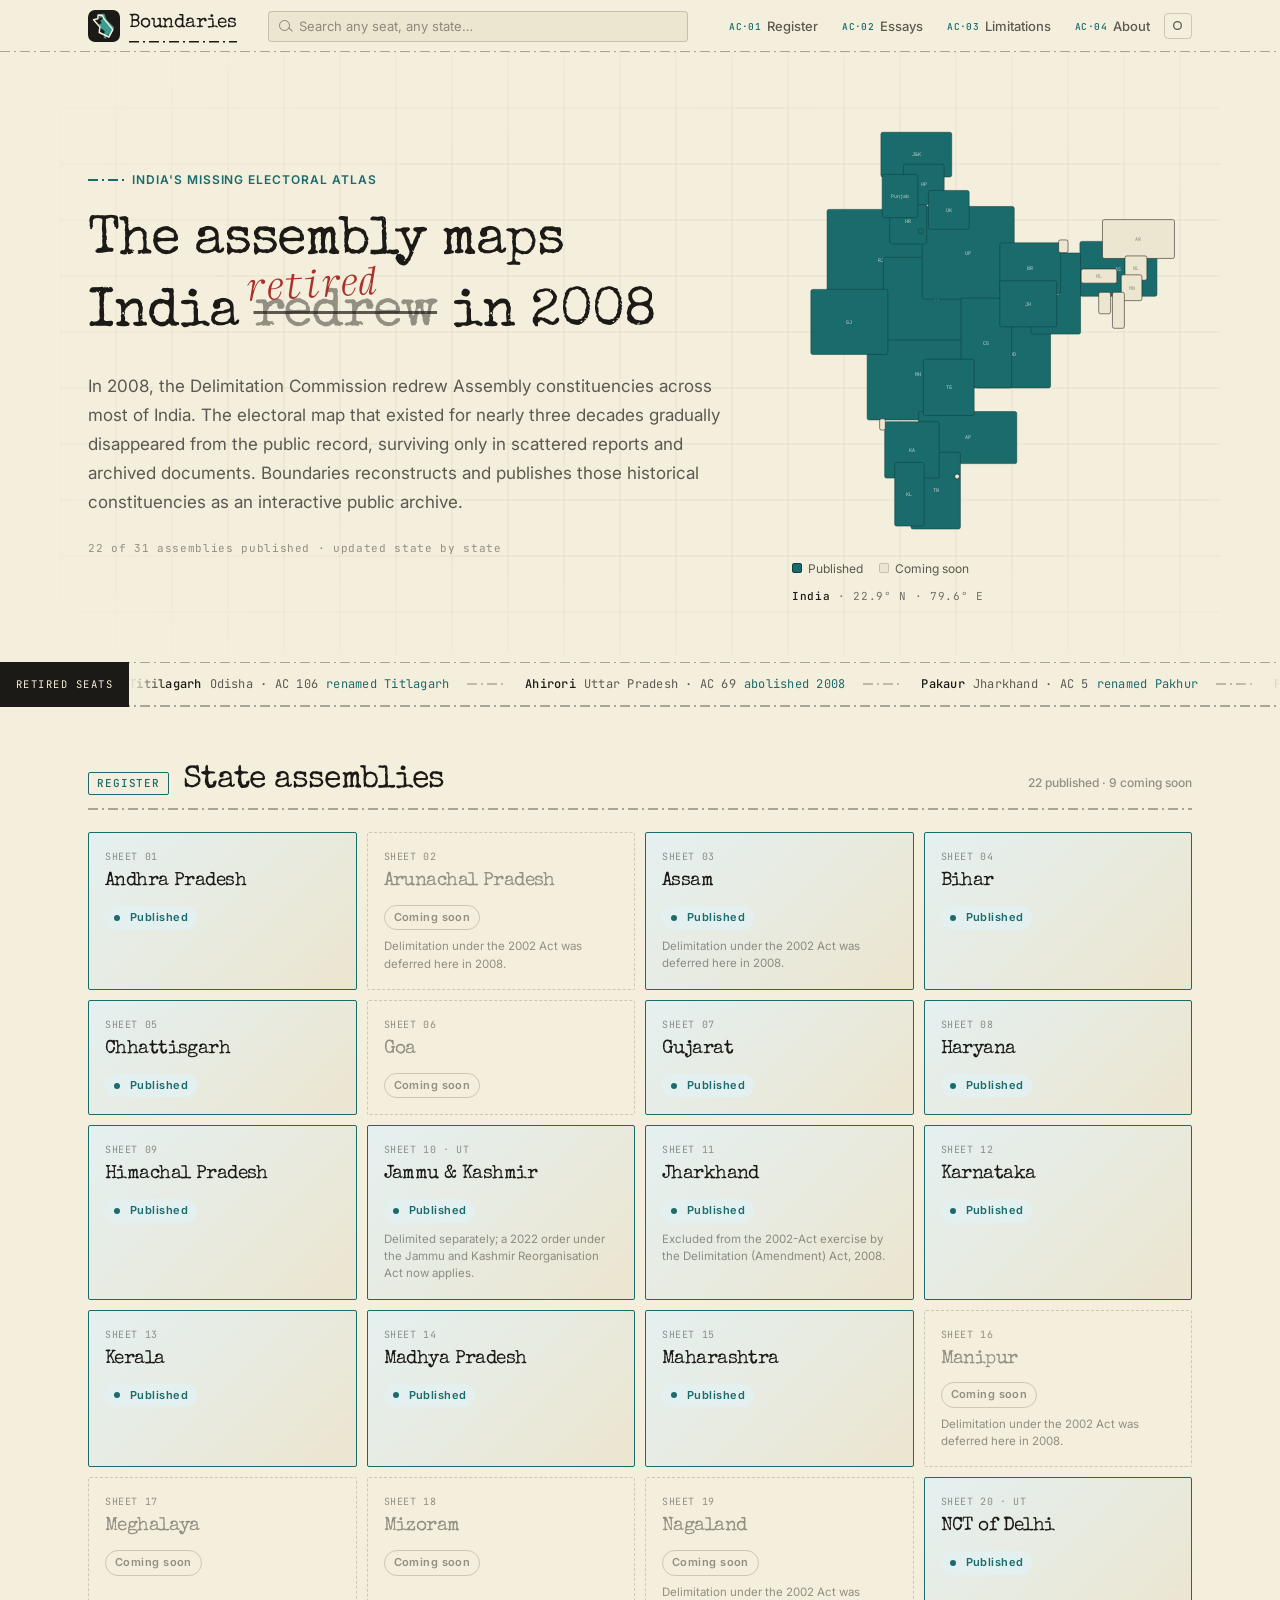
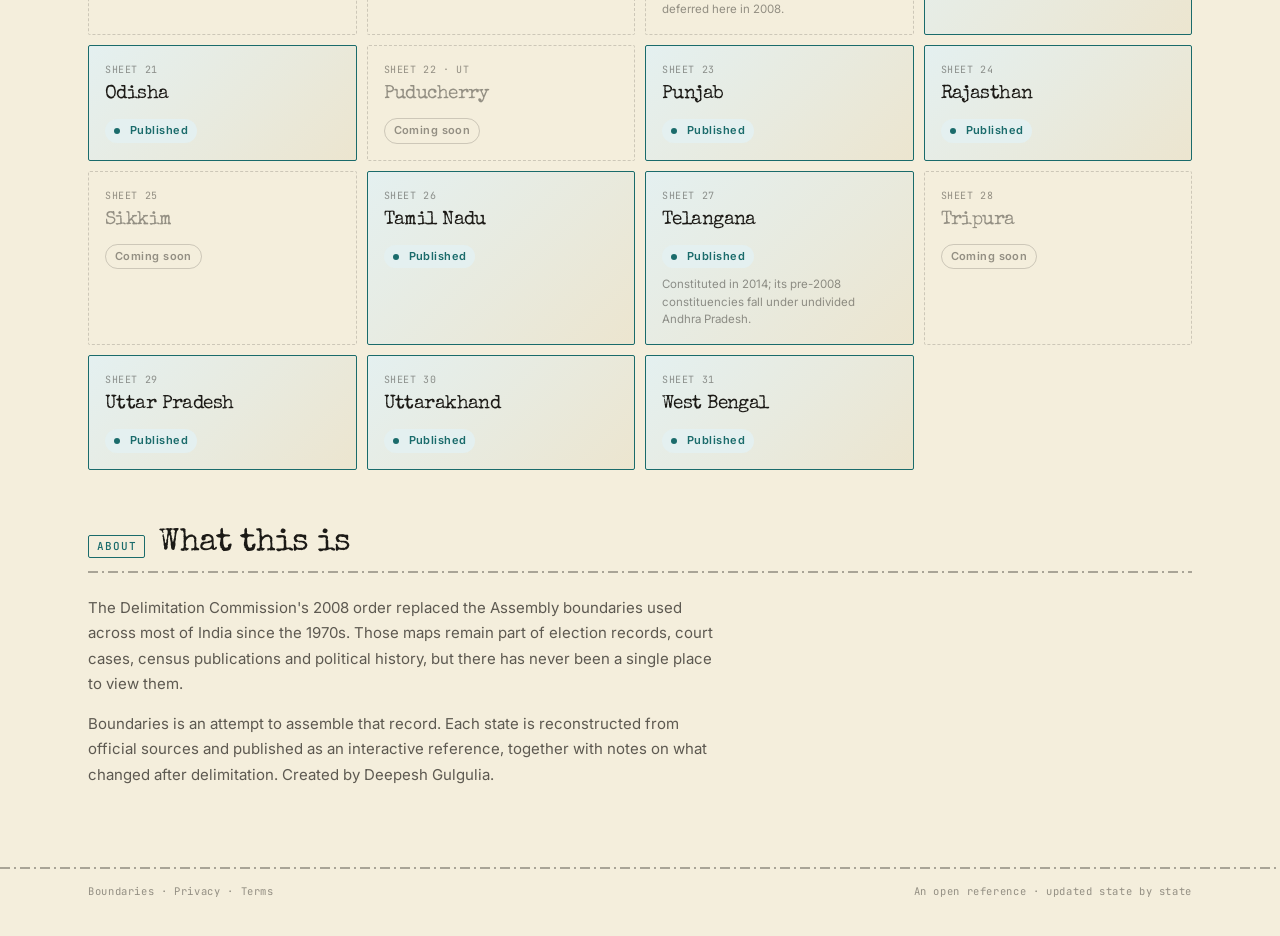
<file: index.html>
<!DOCTYPE html>
<html lang="en">
<head>
  <script defer src="https://cloud.umami.is/script.js" data-website-id="44fb1463-bfb2-4df5-adab-01e2e75f5865"></script>
  <meta charset="utf-8">
  <meta name="viewport" content="width=device-width, initial-scale=1">
  <title>Boundaries — Pre-2008 delimitation maps of India's state assemblies</title>
  <meta name="description" content="An open reference publishing the electoral maps of India's state legislative assemblies as they stood before the 2008 delimitation, one state at a time.">
   <link rel="icon" href="/assets/logo-mark.svg" type="image/svg+xml">
    <script type="application/ld+json">{"@context":"https://schema.org","@type":"WebSite","name":"Boundaries","url":"https://boundaries.in/"}</script>
  <link rel="preconnect" href="https://fonts.googleapis.com">
  <link rel="preconnect" href="https://fonts.gstatic.com" crossorigin>
  <link href="https://fonts.googleapis.com/css2?family=DM+Serif+Display:ital@0;1&family=EB+Garamond:ital,wght@0,400;0,500;0,600;1,400;1,500&family=Inter:wght@400;500;600&family=JetBrains+Mono:wght@400;500&display=swap" rel="stylesheet">
  <link rel="stylesheet" href="assets/styles.css">
  <style>
    .hero-grid {
      display: grid;
      grid-template-columns: 1fr 400px;
      gap: 48px;
      align-items: center;
      padding: 64px 0 48px;
    }
    @media (max-width: 880px) {
      .hero-grid { grid-template-columns: 1fr; }
      .hero-map-col { max-width: 320px; margin: 0 auto; }
    }

    /* animated title */
    .hero-title {
      font-family: 'DM Serif Display', Georgia, serif;
      font-weight: 400;
      font-size: clamp(40px, 5.5vw, 66px);
      line-height: 1.05;
      letter-spacing: -0.02em;
      margin-bottom: 22px;
    }
    .hero-title .w {
      display: inline-block;
      opacity: 0;
      transform: translateY(28px);
      animation: wr 0.55s cubic-bezier(0.22,1,0.36,1) forwards;
    }
    .hero-title .w:nth-child(1){animation-delay:.04s}
    .hero-title .w:nth-child(2){animation-delay:.12s}
    .hero-title .w:nth-child(3){animation-delay:.20s}
    .hero-title .w:nth-child(4){animation-delay:.28s}
    .hero-title .w:nth-child(5){animation-delay:.38s}
    .hero-title .w:nth-child(6){animation-delay:.48s}
    .hero-title .w.it { font-style: italic; color: var(--teal); }
    @keyframes wr { to { opacity:1; transform:translateY(0); } }
    @media (prefers-reduced-motion:reduce) { .hero-title .w { opacity:1; transform:none; animation:none; } }

    /* India map */
    .india-map-wrap { position: relative; }
    .india-map-wrap svg { width:100%; height:auto; display:block; }
    .map-tip {
      position: absolute;
      background: var(--ink);
      color: var(--bg);
      font-family: var(--sans);
      font-size: 12px;
      font-weight: 500;
      padding: 6px 10px;
      border-radius: var(--r);
      pointer-events: none;
      display: none;
      white-space: nowrap;
      z-index: 10;
      box-shadow: 0 4px 12px rgba(0,0,0,0.2);
    }
    .map-tip small { display:block; font-family:var(--mono); font-size:10px; opacity:.6; margin-top:2px; }
    .map-legend {
      display: flex; gap: 16px; margin-top: 12px; flex-wrap: wrap;
    }
    .map-legend span {
      display: flex; align-items: center; gap: 6px;
      font-size: 12px; color: var(--ink-70);
    }
    .dot {
      width: 10px; height: 10px; border-radius: 2px;
      border: 0.75px solid var(--ink-18);
    }
    .dot-live { background: var(--teal); border-color: #0f4040 !important; }
    .dot-soon { background: var(--surface); }

    /* improved figures */
    .figures .v { font-size: 38px !important; letter-spacing: -0.02em; }

    /* live card */
    .state-card.is-live {
      border-color: var(--teal);
      background: linear-gradient(135deg, var(--teal-lt) 0%, var(--surface) 100%);
    }
    a.state-card.is-live:hover {
      border-color: var(--teal);
      box-shadow: 0 4px 20px rgba(26,107,107,0.14);
    }
    .state-card.is-live .stamp::before {
      content: '';
      width: 6px; height: 6px;
      border-radius: 50%;
      background: var(--teal);
      display: inline-block;
      margin-right: 5px;
      animation: pulse 2s ease-in-out infinite;
    }
    @keyframes pulse {
      0%,100% { opacity:1; transform:scale(1); }
      50% { opacity:0.5; transform:scale(0.8); }
    }
  </style>
  <script src="assets/theme.js"></script>
  <meta name="theme-color" content="#faf8f5">
</head>
<body>
  <a class="skip" href="#register">Skip to the register</a>

  <nav class="masthead">
    <div class="wrap">
      <a href="index.html" class="masthead__mark">
        <span class="logo-b">B</span>
        <span style="letter-spacing:-0.01em">Boundaries</span>
      </a>
      <span class="masthead__links">
        <a href="#register">Register</a>
        <a href="essays.html">Essays</a>
        <a href="limitations.html">Limitations</a>
        <a href="#about">About</a>
        <button data-theme-toggle="1" class="theme-toggle" type="button" aria-pressed="false"><svg viewBox="0 0 16 16" aria-hidden="true" focusable="false"><path class="theme-toggle__sun" d="M8 3.2a4.8 4.8 0 100 9.6 4.8 4.8 0 000-9.6zm0 1.4a3.4 3.4 0 110 6.8 3.4 3.4 0 010-6.8z"/><path class="theme-toggle__moon" d="M13.3 10.2A5.6 5.6 0 016.1 3a5.9 5.9 0 107.2 7.2z"/></svg></button>
      </span>
    </div>
  </nav>

  <div class="wrap">
    <div class="hero-grid">
      <div>
        <div class="hero__eyebrow">Pre-2008 delimitation</div>
        <h1 class="hero-title">
          <span class="w">The&nbsp;</span><span class="w">assembly&nbsp;</span><span class="w">maps&nbsp;</span><span class="w">India&nbsp;</span><span class="w it amend"><s>redrew</s><span class="amend__now">retired</span>&nbsp;</span><span class="w">in&nbsp;2008</span>
        </h1>
        <p class="hero__lede">
          In 2008, the boundaries of assembly constituencies across most of India were redrawn. The maps they replaced — on which every state election of the preceding three decades had been fought — have no consolidated public source. Boundaries publishes them, one state at a time.
        </p>
        <div class="hero__meta" id="tally">Loading&hellip;</div>
      </div>

      <div class="hero-map-col">
        <div class="india-map-wrap" id="india-map-wrap">
          <div class="map-tip" id="map-tip"></div>
        </div>
        <div class="map-legend">
          <span><span class="dot dot-live"></span>Published</span>
          <span><span class="dot dot-soon"></span>Coming soon</span>
        </div>
      </div>
    </div>
  </div>

  <main class="wrap">


    <section class="section" id="register-section">
      <div class="section__head">
        <span class="plate">Register</span>
        <h2>State assemblies</h2>
        <span class="aside" id="tally2">Loading&hellip;</span>
      </div>
      <div class="register" id="register" aria-live="polite"></div>
    </section>

    <section class="section prose" id="about">
      <div class="section__head">
        <span class="plate">About</span>
        <h2>What this is</h2>
      </div>
      <p>The boundaries in force before 2008 derive, in most states, from the orders made under the Delimitation Act, 1972. The Delimitation Act, 2002 constituted a fresh commission working to the 2001 Census, and its orders took effect from 2008. The old maps went out of print with them.</p>
      <p>Election archives, court records and constituency histories still refer to the retired constituencies constantly. This site exists so those references can be checked against the actual map. Each published state carries its pre-2008 constituency map in actual boundaries, a seat-by-seat record of what the 2008 order did to each constituency, and a short account of the state's delimitation history.</p>
    </section>
  </main>

  <footer class="colophon">
    <div class="wrap">
      <span>Boundaries &middot; <a href="privacy.html">Privacy</a> &middot; <a href="terms.html">Terms</a></span>
      <span>An open reference &middot; updated state by state</span>
    </div>
  </footer>

  <noscript><div class="wrap"><p class="notice">This page requires JavaScript.</p></div></noscript>
  <script src="assets/search.js"></script>
  <script src="assets/home.js"></script>
  <script>
  (async function() {
    let manifest;
    try { manifest = await (await fetch('states/manifest.json')).json(); }
    catch(e) { return; }

    const states = manifest.states || [];
    const liveSet = new Set(states.filter(s => s.status === 'live').map(s => s.slug));

    // Load India SVG
    const wrap = document.getElementById('india-map-wrap');
    const tip  = document.getElementById('map-tip');
    let svgText;
    try { svgText = await (await fetch('assets/india-map.svg')).text(); }
    catch(e) { return; }

    const tmp = document.createElement('div');
    tmp.innerHTML = svgText;
    const svg = tmp.querySelector('svg');
    wrap.insertBefore(svg, tip);

    // Full names from manifest
    const nameMap = {};
    states.forEach(s => { nameMap[s.slug] = s.name; });

    svg.querySelectorAll('.state').forEach(el => {
      const slug = el.dataset.slug;
      const name = nameMap[slug] || el.dataset.name || slug;
      const isLive = liveSet.has(slug);

      if (isLive) {
        el.classList.add('live');
        el.style.cursor = 'pointer';
      }

      el.addEventListener('mouseenter', function(e) {
        tip.innerHTML = '<strong>' + name + '</strong><small>' +
          (isLive ? 'Published · click to view' : 'Coming soon') + '</small>';
        tip.style.display = 'block';
      });
      el.addEventListener('mousemove', function(e) {
        const r = wrap.getBoundingClientRect();
        let x = e.clientX - r.left + 10, y = e.clientY - r.top - 52;
        if (x + 170 > r.width) x = e.clientX - r.left - 175;
        if (y < 0) y = e.clientY - r.top + 10;
        tip.style.left = x + 'px'; tip.style.top = y + 'px';
      });
      el.addEventListener('mouseleave', function() { tip.style.display = 'none'; });
      if (isLive) {
        el.addEventListener('click', function() {
          window.location.href = 'state.html?state=' + slug;
        });
      }
    });
  })();
  </script>
</body>
</html>
</file>
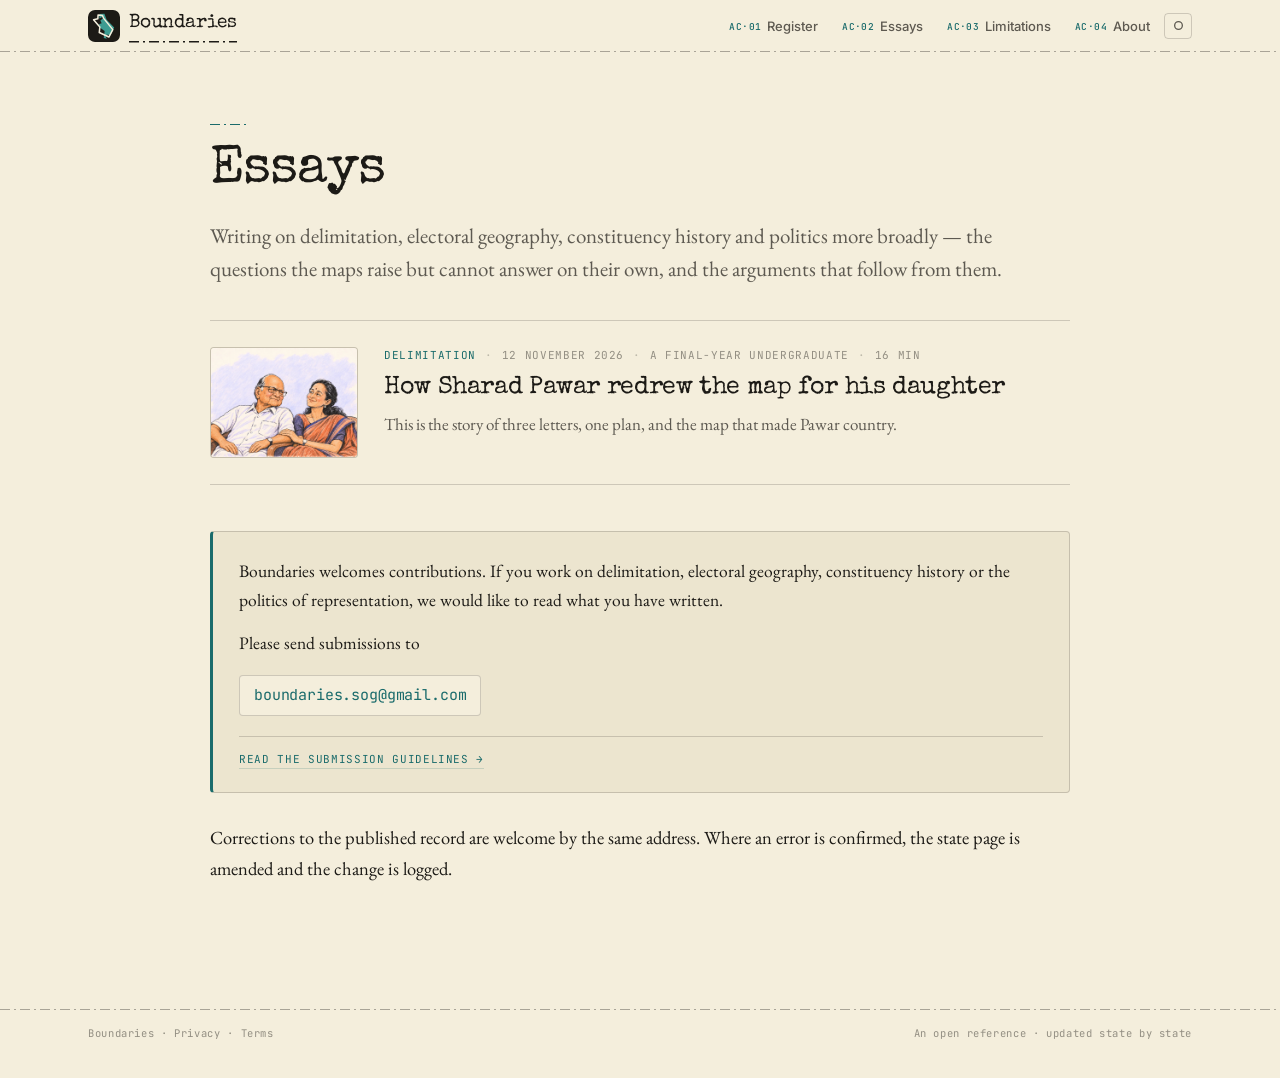
<file: essays.html>
<!DOCTYPE html>
<html lang="en">
<head>
  <script defer src="https://cloud.umami.is/script.js" data-website-id="44fb1463-bfb2-4df5-adab-01e2e75f5865"></script>
  <meta charset="utf-8">
  <meta name="viewport" content="width=device-width, initial-scale=1">
  <title>Essays &middot; Boundaries</title>
    <meta name="description" content="Essays on delimitation, electoral geography, constituency history and politics more broadly. Boundaries welcomes contributions.">
    <link rel="icon" href="/assets/logo-mark.svg" type="image/svg+xml">
  <link rel="preconnect" href="https://fonts.googleapis.com">
  <link rel="preconnect" href="https://fonts.gstatic.com" crossorigin>
  <link href="https://fonts.googleapis.com/css2?family=DM+Serif+Display:ital@0;1&family=EB+Garamond:ital,wght@0,400;0,500;0,600;1,400;1,500&family=Inter:wght@400;500;600&family=JetBrains+Mono:wght@400;500&display=swap" rel="stylesheet">
  <link rel="stylesheet" href="assets/styles.css">
  <script src="assets/theme.js"></script>
  <meta name="theme-color" content="#faf8f5">
</head>
<body>
  <a class="skip" href="#main">Skip to content</a>

  <nav class="masthead">
    <div class="wrap">
      <a href="index.html" class="masthead__mark">
        <span class="logo-b">B</span>
        <span style="letter-spacing:-0.01em">Boundaries</span>
      </a>
      <span class="masthead__links">
        <a href="index.html#register">Register</a>
        <a href="essays.html">Essays</a>
        <a href="limitations.html">Limitations</a>
        <a href="index.html#about">About</a>
        <button data-theme-toggle="1" class="theme-toggle" type="button" aria-pressed="false"><svg viewBox="0 0 16 16" aria-hidden="true" focusable="false"><path class="theme-toggle__sun" d="M8 3.2a4.8 4.8 0 100 9.6 4.8 4.8 0 000-9.6zm0 1.4a3.4 3.4 0 110 6.8 3.4 3.4 0 010-6.8z"/><path class="theme-toggle__moon" d="M13.3 10.2A5.6 5.6 0 016.1 3a5.9 5.9 0 107.2 7.2z"/></svg></button>
      </span>
    </div>
  </nav>

  <main class="wrap" id="main">
    <article class="reading" style="max-width:860px">
      <div class="reading__eyebrow" aria-hidden="true"></div>
      <h1>Essays</h1>

            <p class="reading__lede">
        Writing on delimitation, electoral geography, constituency history and
        politics more broadly &mdash; the questions the maps raise but cannot
        answer on their own, and the arguments that follow from them.
      </p>

      <div class="essay-list" id="essay-list" aria-live="polite"></div>

      <div class="reading__body" style="margin-top:46px">
        <div class="submit-card">
          <p>
            Boundaries welcomes contributions. If you work on delimitation, electoral
            geography, constituency history or the politics of representation, we would
            like to read what you have written.
          </p>
          <p>
            Please send submissions to
          </p>
          <p>
            <a class="addr" href="mailto:boundaries.sog@gmail.com">boundaries.sog@gmail.com</a>
          </p>
          <span class="pending"><a href="submission-guidelines.html">Read the submission guidelines &rarr;</a></span>
        </div>

        <p>
          Corrections to the published record are welcome by the same address. Where an
          error is confirmed, the state page is amended and the change is logged.
        </p>
      </div>
    </article>
  </main>

  <script src="assets/essays.js"></script>

  <footer class="colophon">
    <div class="wrap">
      <span>Boundaries &middot; <a href="privacy.html">Privacy</a> &middot; <a href="terms.html">Terms</a></span>
      <span>An open reference &middot; updated state by state</span>
    </div>
  </footer>
</body>
</html>
</file>
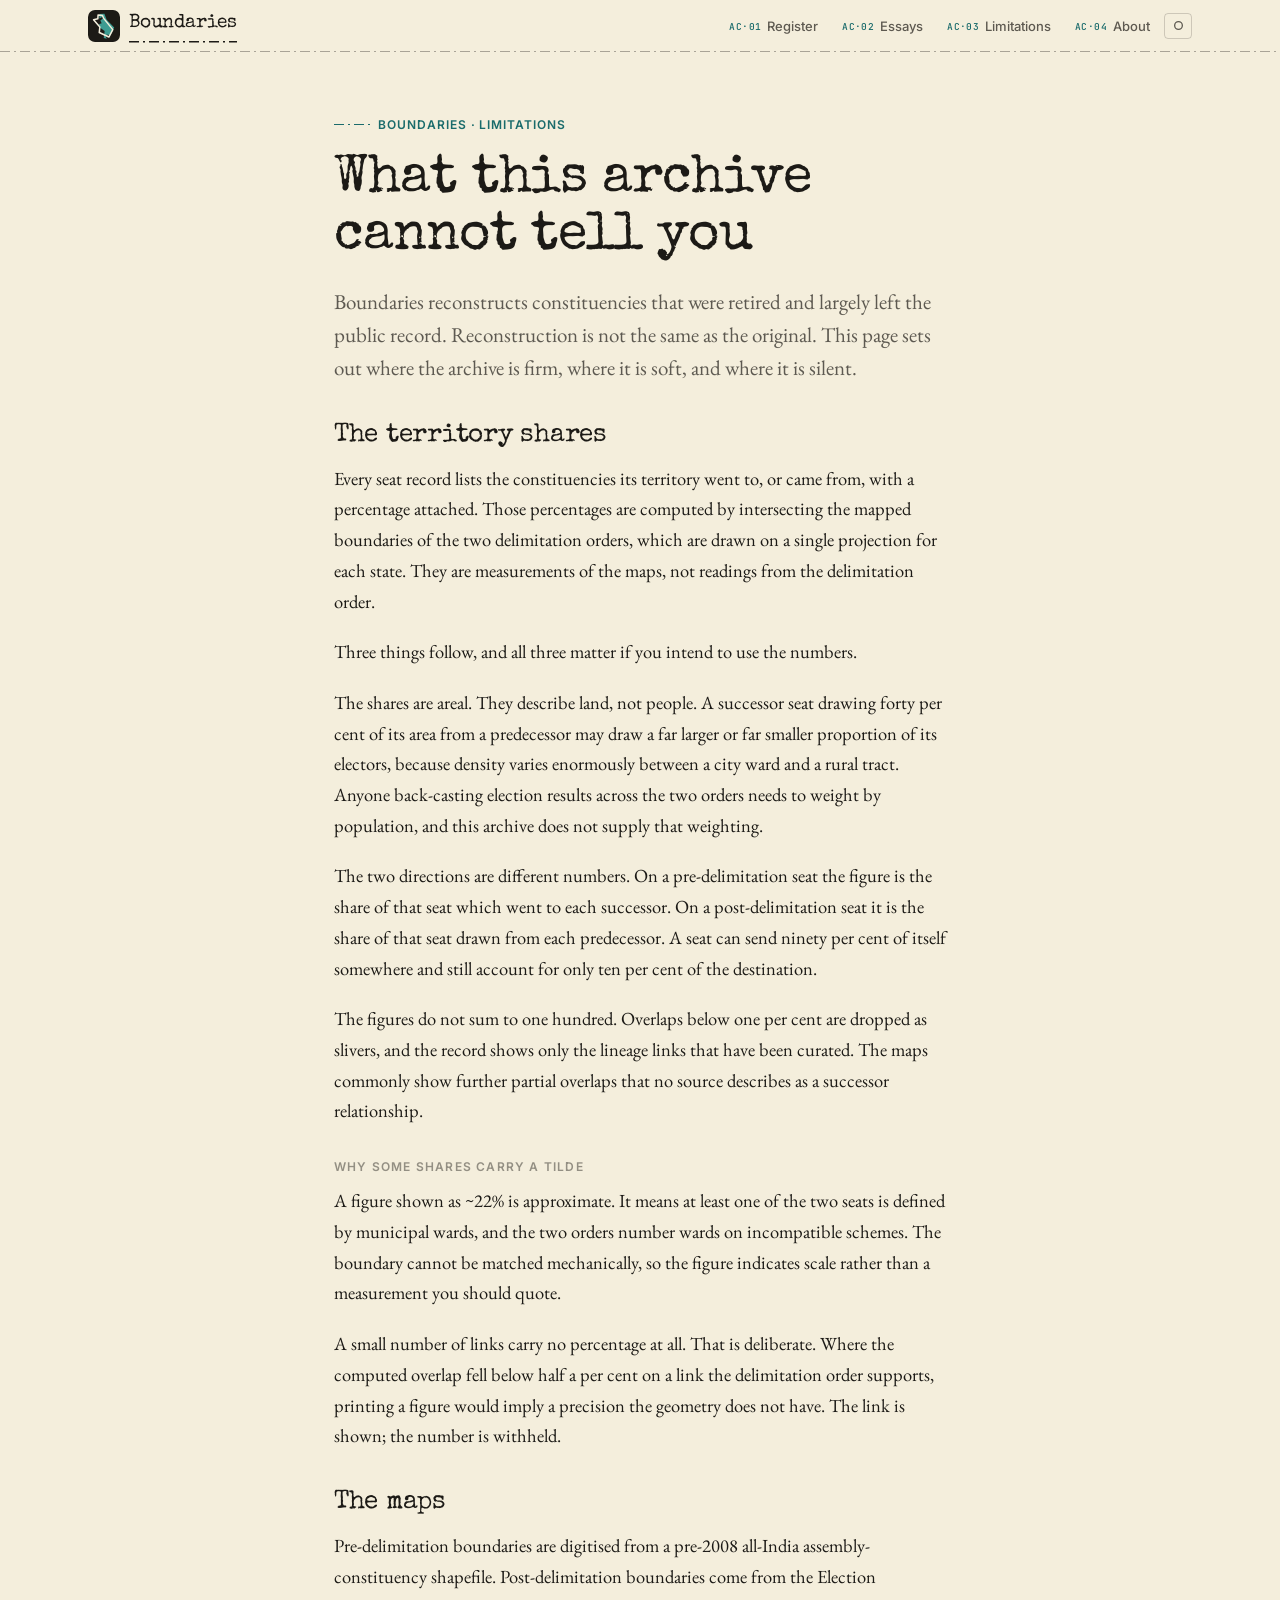
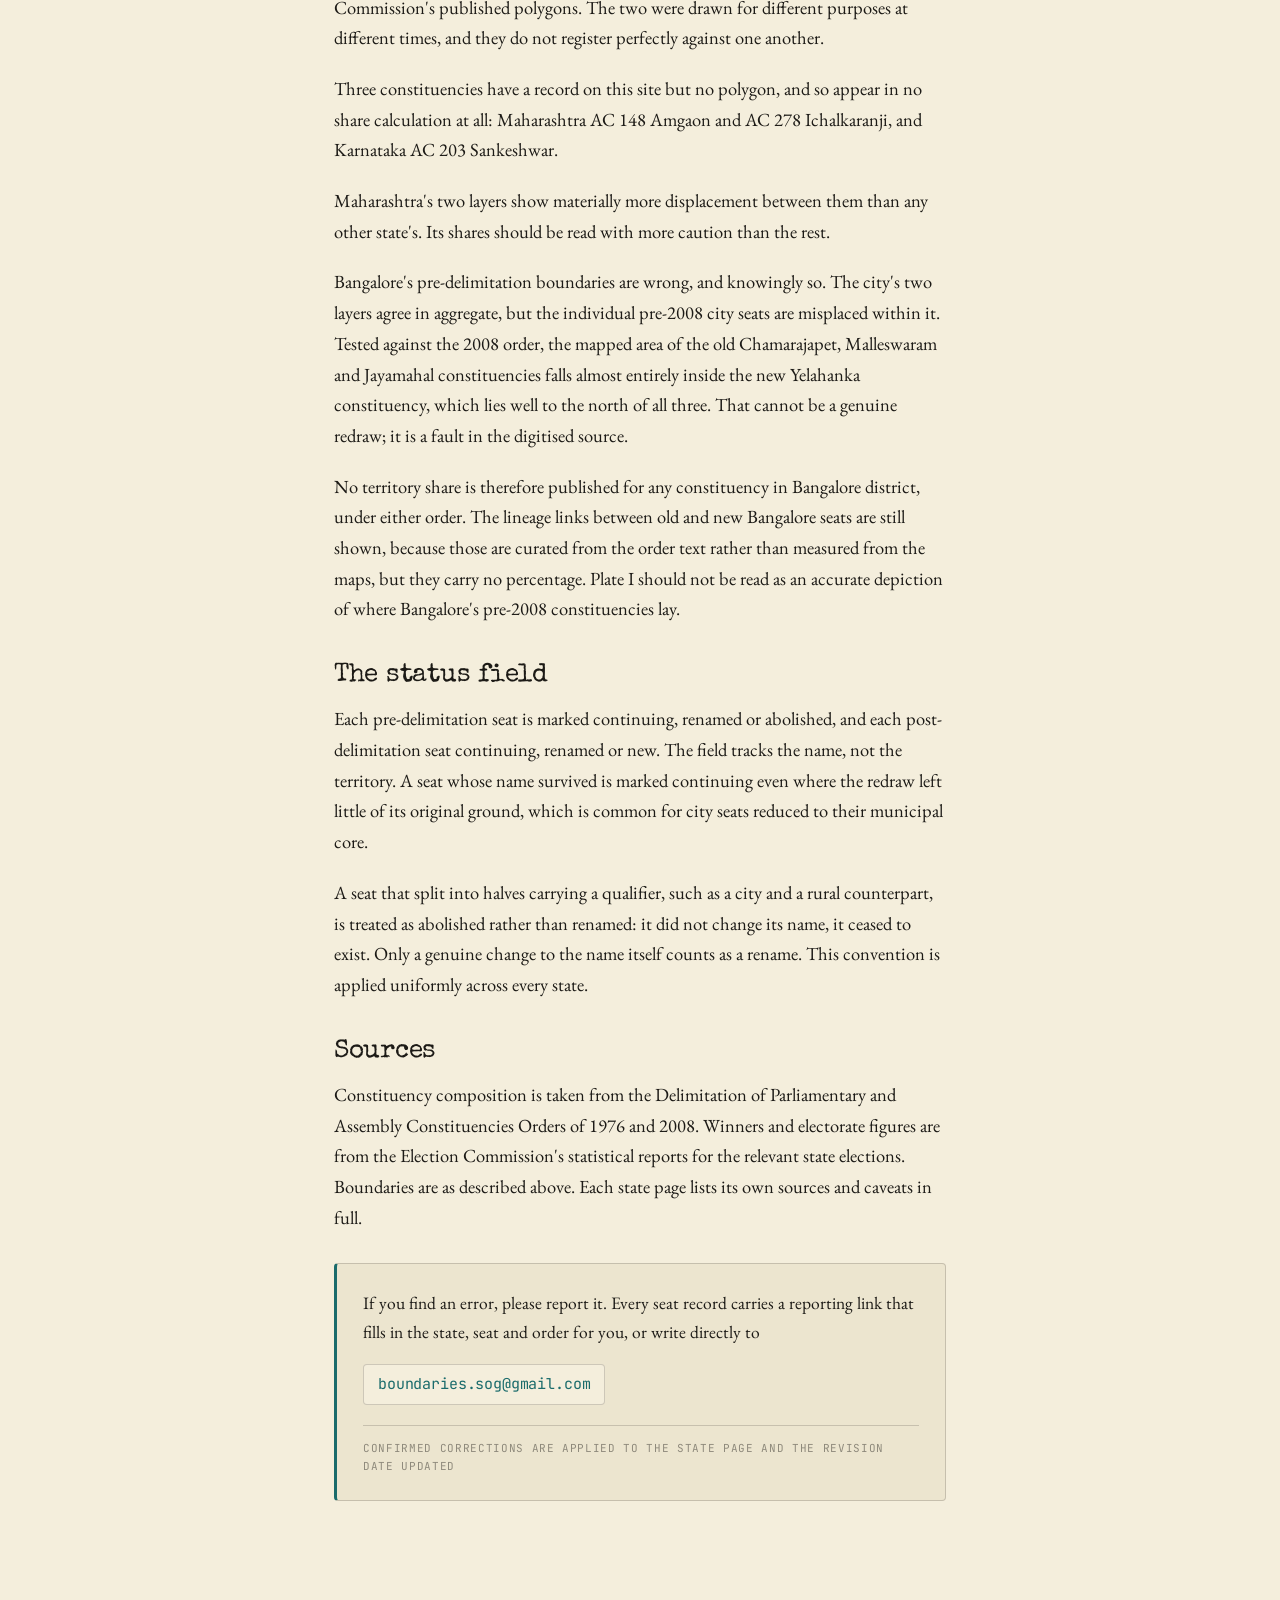
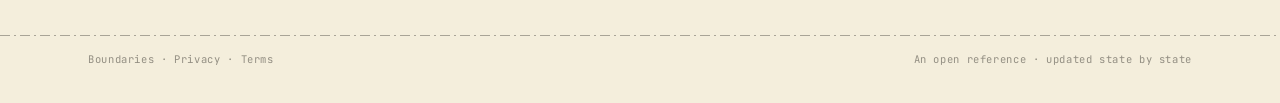
<file: limitations.html>
<!DOCTYPE html>
<html lang="en">
<head>
  <script defer src="https://cloud.umami.is/script.js" data-website-id="44fb1463-bfb2-4df5-adab-01e2e75f5865"></script>
  <meta charset="utf-8">
  <meta name="viewport" content="width=device-width, initial-scale=1">
  <title>Limitations &middot; Boundaries</title>
  <meta name="description" content="What the Boundaries archive can and cannot tell you: sources, method, and the known weaknesses in the record.">
    <link rel="icon" href="/assets/logo-mark.svg" type="image/svg+xml">
  <link rel="preconnect" href="https://fonts.googleapis.com">
  <link rel="preconnect" href="https://fonts.gstatic.com" crossorigin>
  <link href="https://fonts.googleapis.com/css2?family=DM+Serif+Display:ital@0;1&family=EB+Garamond:ital,wght@0,400;0,500;0,600;1,400;1,500&family=Inter:wght@400;500;600&family=JetBrains+Mono:wght@400;500&display=swap" rel="stylesheet">
  <link rel="stylesheet" href="assets/styles.css">
  <script src="assets/theme.js"></script>
  <meta name="theme-color" content="#faf8f5">
</head>
<body>
  <a class="skip" href="#main">Skip to content</a>

  <nav class="masthead">
    <div class="wrap">
      <a href="index.html" class="masthead__mark">
        <span class="logo-b">B</span>
        <span style="letter-spacing:-0.01em">Boundaries</span>
      </a>
      <span class="masthead__links">
        <a href="index.html#register">Register</a>
        <a href="essays.html">Essays</a>
        <a href="limitations.html">Limitations</a>
        <a href="index.html#about">About</a>
        <button data-theme-toggle="1" class="theme-toggle" type="button" aria-pressed="false"><svg viewBox="0 0 16 16" aria-hidden="true" focusable="false"><path class="theme-toggle__sun" d="M8 3.2a4.8 4.8 0 100 9.6 4.8 4.8 0 000-9.6zm0 1.4a3.4 3.4 0 110 6.8 3.4 3.4 0 010-6.8z"/><path class="theme-toggle__moon" d="M13.3 10.2A5.6 5.6 0 016.1 3a5.9 5.9 0 107.2 7.2z"/></svg></button>
      </span>
    </div>
  </nav>

  <main class="wrap" id="main">
    <article class="reading">
      <div class="reading__eyebrow">Boundaries &middot; Limitations</div>
      <h1>What this archive cannot tell you</h1>

      <p class="reading__lede">
        Boundaries reconstructs constituencies that were retired and largely
        left the public record. Reconstruction is not the same as the original.
        This page sets out where the archive is firm, where it is soft, and
        where it is silent.
      </p>

      <div class="reading__body">

        <h2>The territory shares</h2>

        <p>
          Every seat record lists the constituencies its territory went to, or
          came from, with a percentage attached. Those percentages are computed
          by intersecting the mapped boundaries of the two delimitation orders,
          which are drawn on a single projection for each state. They are
          measurements of the maps, not readings from the delimitation order.
        </p>

        <p>
          Three things follow, and all three matter if you intend to use the
          numbers.
        </p>

        <p>
          The shares are areal. They describe land, not people. A successor
          seat drawing forty per cent of its area from a predecessor may draw a
          far larger or far smaller proportion of its electors, because density
          varies enormously between a city ward and a rural tract. Anyone
          back-casting election results across the two orders needs to weight by
          population, and this archive does not supply that weighting.
        </p>

        <p>
          The two directions are different numbers. On a pre-delimitation seat
          the figure is the share of that seat which went to each successor. On
          a post-delimitation seat it is the share of that seat drawn from each
          predecessor. A seat can send ninety per cent of itself somewhere and
          still account for only ten per cent of the destination.
        </p>

        <p>
          The figures do not sum to one hundred. Overlaps below one per cent are
          dropped as slivers, and the record shows only the lineage links that
          have been curated. The maps commonly show further partial overlaps
          that no source describes as a successor relationship.
        </p>

        <h3>Why some shares carry a tilde</h3>

        <p>
          A figure shown as <span class="mono">~22%</span> is approximate. It
          means at least one of the two seats is defined by municipal wards, and
          the two orders number wards on incompatible schemes. The boundary
          cannot be matched mechanically, so the figure indicates scale rather
          than a measurement you should quote.
        </p>

        <p>
          A small number of links carry no percentage at all. That is
          deliberate. Where the computed overlap fell below half a per cent on a
          link the delimitation order supports, printing a figure would imply a
          precision the geometry does not have. The link is shown; the number is
          withheld.
        </p>

        <h2>The maps</h2>

        <p>
          Pre-delimitation boundaries are digitised from a pre-2008 all-India
          assembly-constituency shapefile. Post-delimitation boundaries come
          from the Election Commission's published polygons. The two were drawn
          for different purposes at different times, and they do not register
          perfectly against one another.
        </p>

        <p>
          Three constituencies have a record on this site but no polygon, and so
          appear in no share calculation at all: Maharashtra AC 148 Amgaon and
          AC 278 Ichalkaranji, and Karnataka AC 203 Sankeshwar.
        </p>

        <p>
          Maharashtra's two layers show materially more displacement between
          them than any other state's. Its shares should be read with more
          caution than the rest.
        </p>

        <p>
          Bangalore's pre-delimitation boundaries are wrong, and knowingly so.
          The city's two layers agree in aggregate, but the individual
          pre-2008 city seats are misplaced within it. Tested against the 2008
          order, the mapped area of the old Chamarajapet, Malleswaram and
          Jayamahal constituencies falls almost entirely inside the new
          Yelahanka constituency, which lies well to the north of all three.
          That cannot be a genuine redraw; it is a fault in the digitised
          source.
        </p>

        <p>
          No territory share is therefore published for any constituency in
          Bangalore district, under either order. The lineage links between old
          and new Bangalore seats are still shown, because those are curated
          from the order text rather than measured from the maps, but they carry
          no percentage. Plate I should not be read as an accurate depiction of
          where Bangalore's pre-2008 constituencies lay.
        </p>

        <h2>The status field</h2>

        <p>
          Each pre-delimitation seat is marked continuing, renamed or abolished,
          and each post-delimitation seat continuing, renamed or new. The field
          tracks the name, not the territory. A seat whose name survived is
          marked continuing even where the redraw left little of its original
          ground, which is common for city seats reduced to their municipal
          core.
        </p>

        <p>
          A seat that split into halves carrying a qualifier, such as a city and
          a rural counterpart, is treated as abolished rather than renamed: it
          did not change its name, it ceased to exist. Only a genuine change to
          the name itself counts as a rename. This convention is applied
          uniformly across every state.
        </p>

        <h2>Sources</h2>

        <p>
          Constituency composition is taken from the Delimitation of
          Parliamentary and Assembly Constituencies Orders of 1976 and 2008.
          Winners and electorate figures are from the Election Commission's
          statistical reports for the relevant state elections. Boundaries are
          as described above. Each state page lists its own sources and caveats
          in full.
        </p>

        <div class="submit-card">
          <p>
            If you find an error, please report it. Every seat record carries a
            reporting link that fills in the state, seat and order for you, or
            write directly to
          </p>
          <p>
            <a class="addr" href="mailto:boundaries.sog@gmail.com">boundaries.sog@gmail.com</a>
          </p>
          <span class="pending">Confirmed corrections are applied to the state page and the revision date updated</span>
        </div>

      </div>
    </article>
  </main>

  <footer class="colophon">
    <div class="wrap">
      <span>Boundaries &middot; <a href="privacy.html">Privacy</a> &middot; <a href="terms.html">Terms</a></span>
      <span>An open reference &middot; updated state by state</span>
    </div>
  </footer>
</body>
</html>
</file>
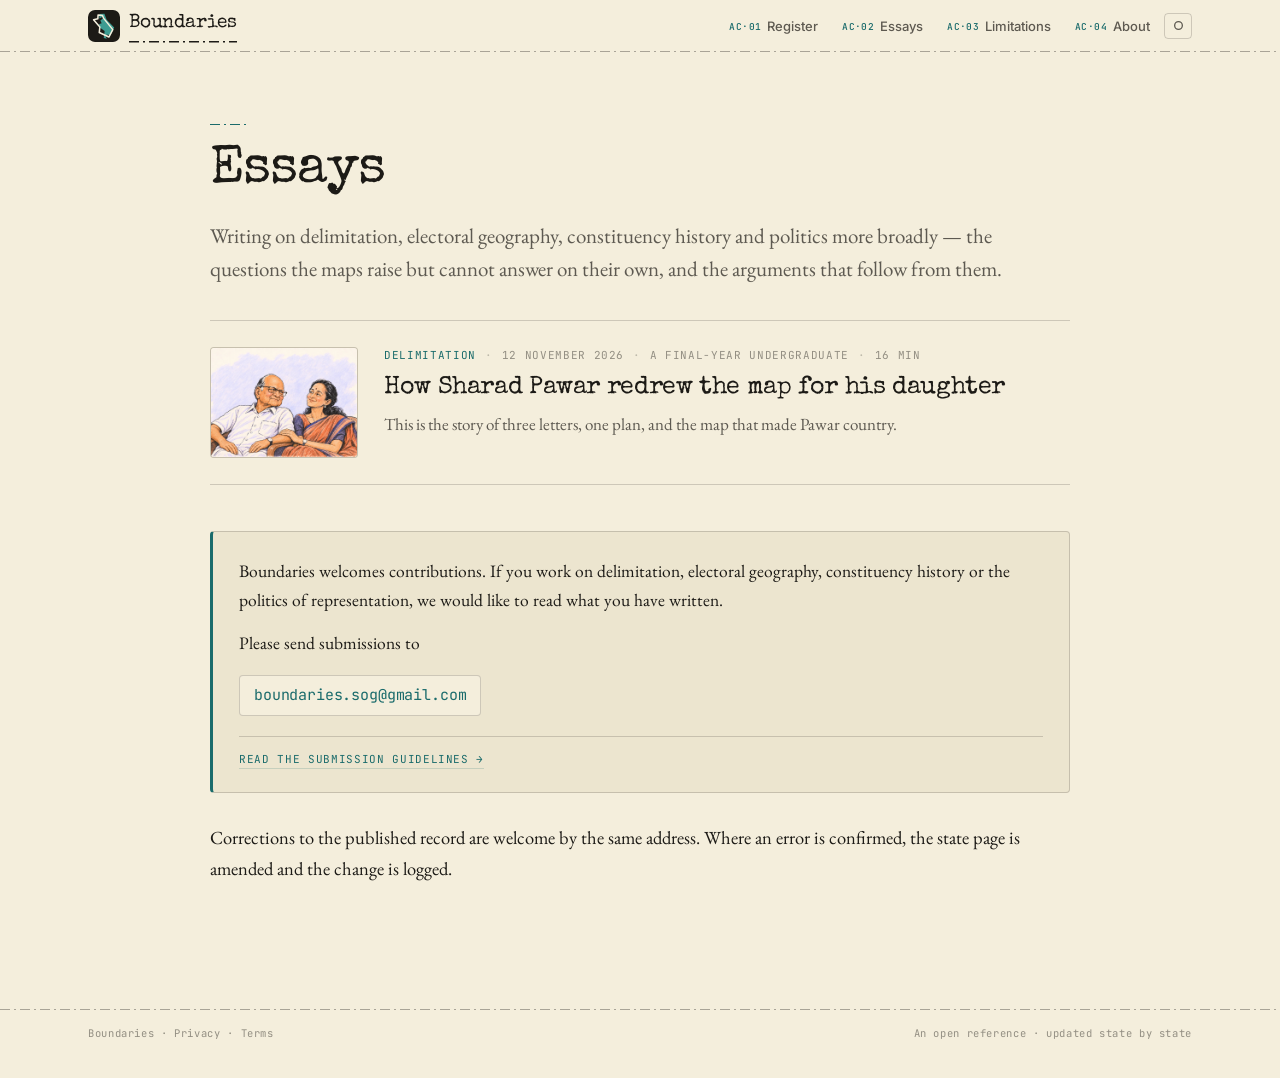
<file: notes.html>
<!DOCTYPE html>
<html lang="en">
<head>
  <meta charset="utf-8">
  <title>Essays &middot; Boundaries</title>
  <link rel="canonical" href="https://boundaries.in/essays.html">
  <meta name="robots" content="noindex">
  <meta http-equiv="refresh" content="0; url=essays.html">
  <script>location.replace("essays.html");</script>
</head>
<body>
  <p>This section is now <a href="essays.html">Essays</a>.</p>
</body>
</html>
</file>
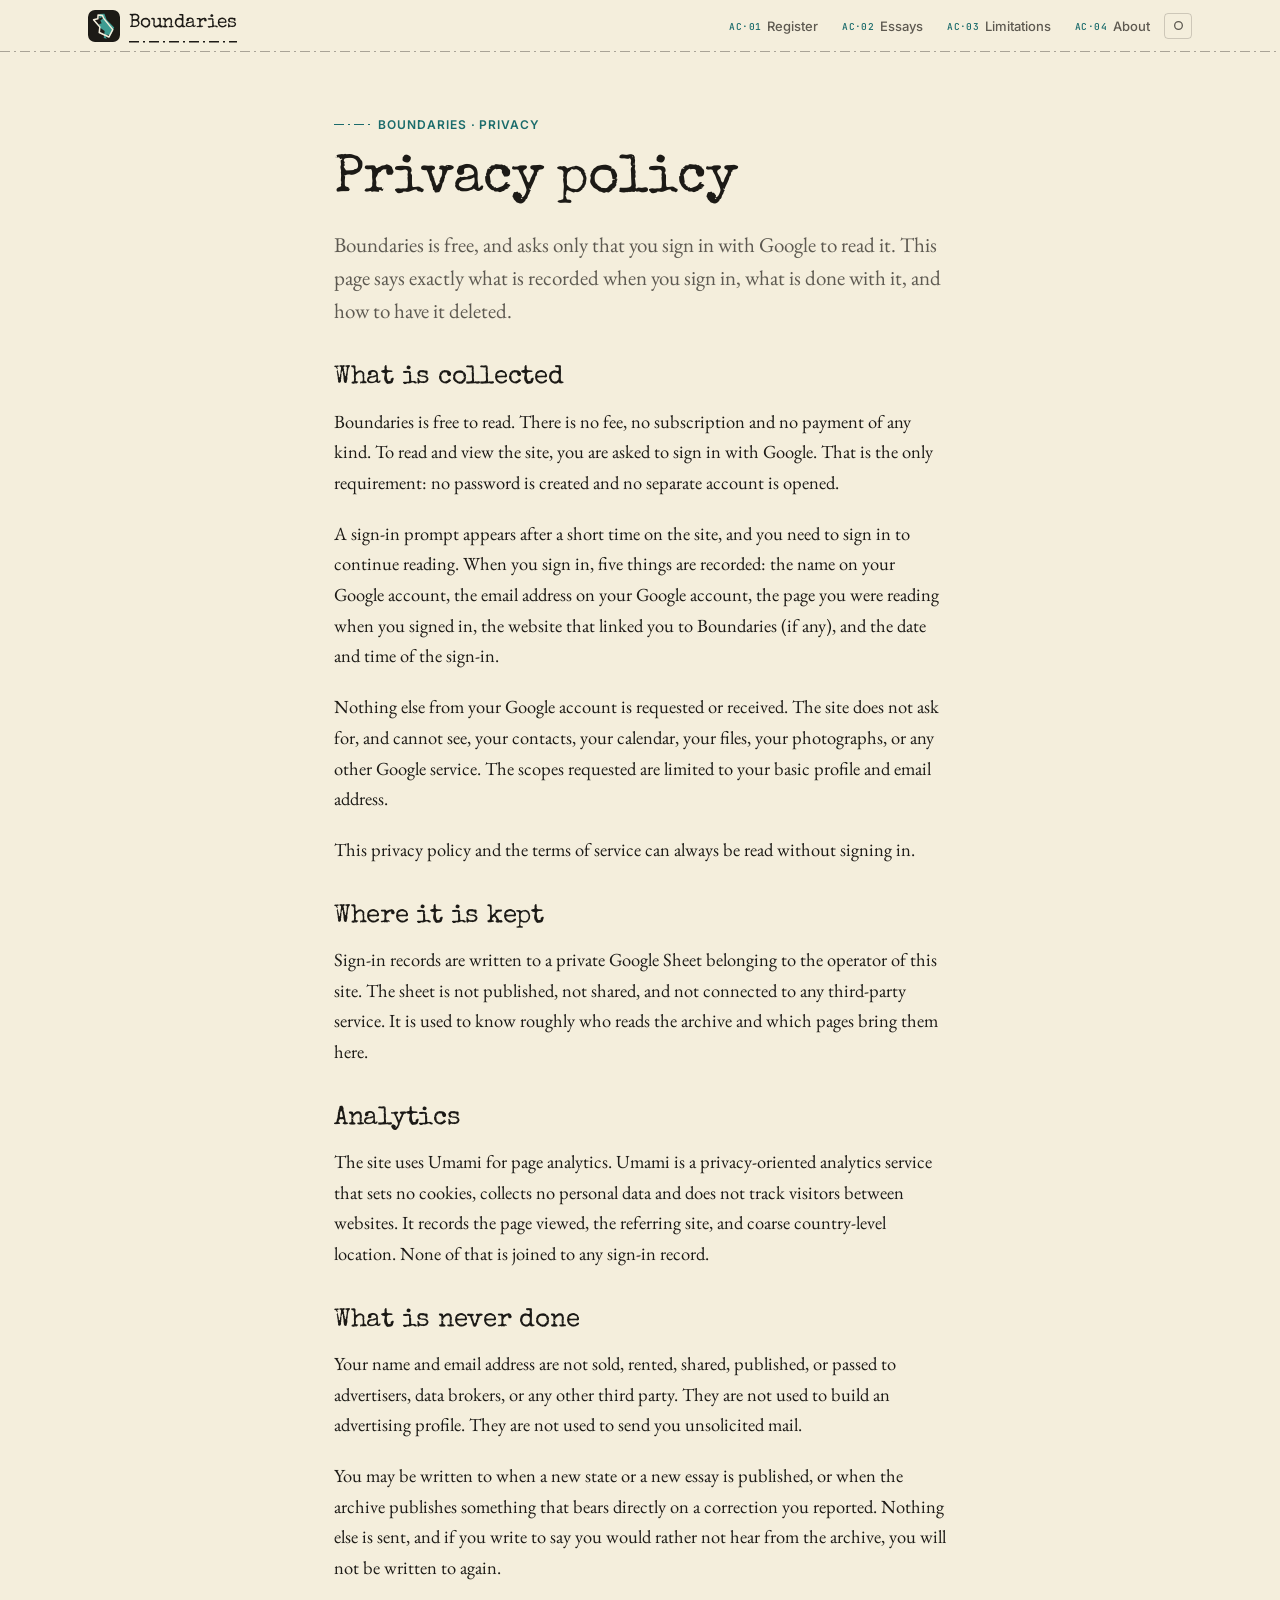
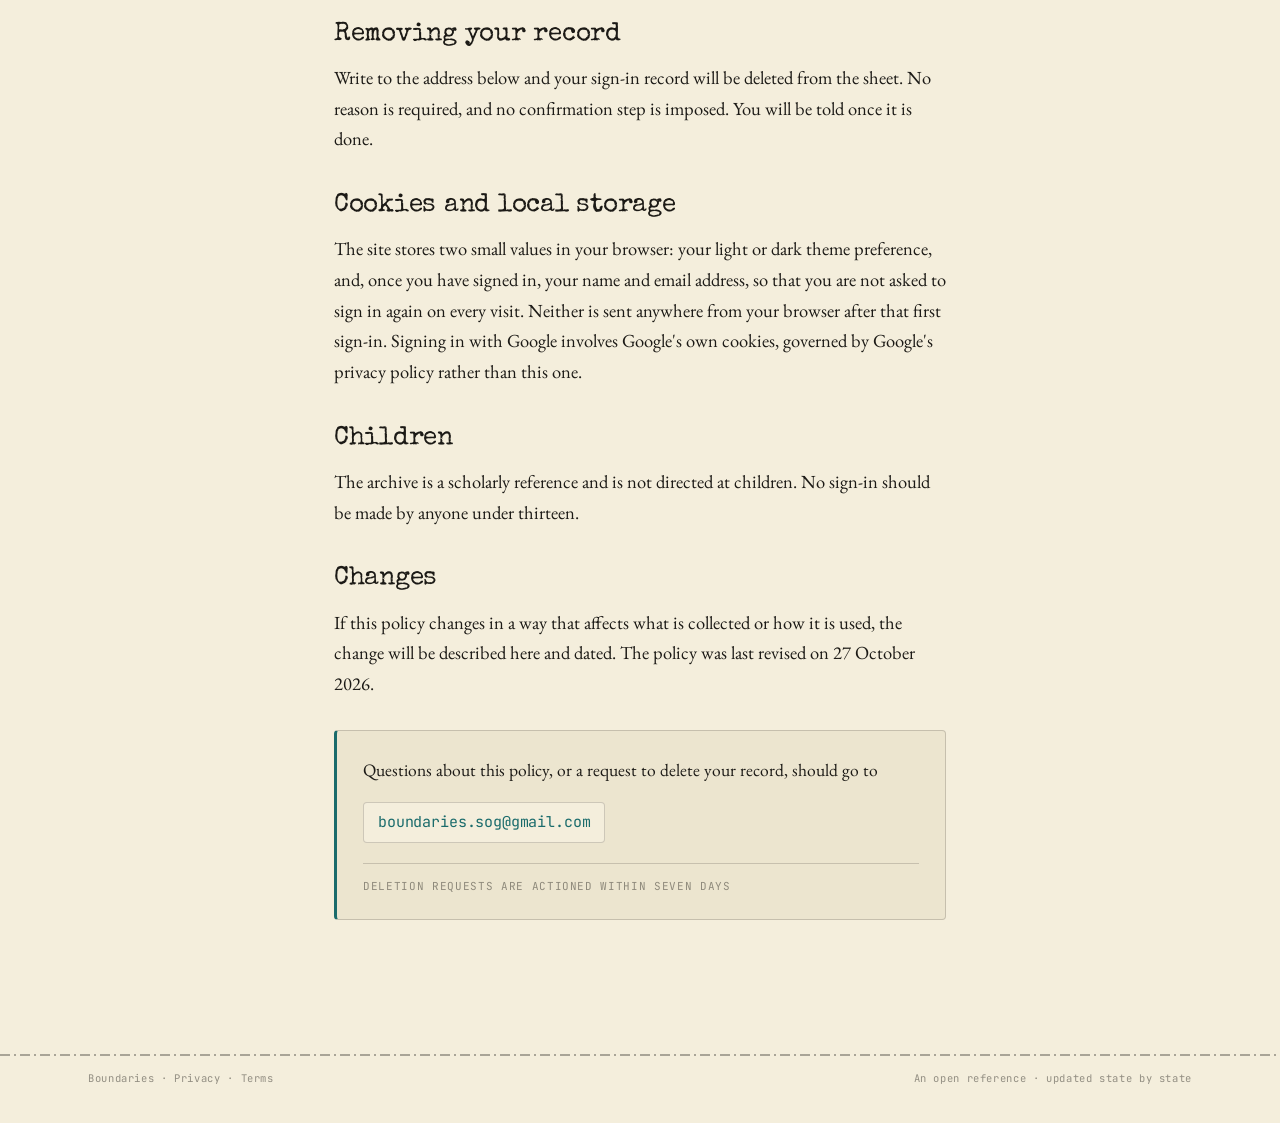
<file: privacy.html>
<!DOCTYPE html>
<html lang="en">
<head>
  <script defer src="https://cloud.umami.is/script.js" data-website-id="44fb1463-bfb2-4df5-adab-01e2e75f5865"></script>
  <meta charset="utf-8">
  <meta name="viewport" content="width=device-width, initial-scale=1">
  <title>Privacy &middot; Boundaries</title>
  <meta name="description" content="What Boundaries collects when you sign in, where it is kept, and how to have it removed.">
    <link rel="icon" href="/assets/logo-mark.svg" type="image/svg+xml">
  <link rel="preconnect" href="https://fonts.googleapis.com">
  <link rel="preconnect" href="https://fonts.gstatic.com" crossorigin>
  <link href="https://fonts.googleapis.com/css2?family=DM+Serif+Display:ital@0;1&family=EB+Garamond:ital,wght@0,400;0,500;0,600;1,400;1,500&family=Inter:wght@400;500;600&family=JetBrains+Mono:wght@400;500&display=swap" rel="stylesheet">
  <link rel="stylesheet" href="assets/styles.css">
  <script src="assets/theme.js"></script>
  <meta name="theme-color" content="#faf8f5">
</head>
<body>
  <a class="skip" href="#main">Skip to content</a>

  <nav class="masthead">
    <div class="wrap">
      <a href="index.html" class="masthead__mark">
        <span class="logo-b">B</span>
        <span style="letter-spacing:-0.01em">Boundaries</span>
      </a>
      <span class="masthead__links">
        <a href="index.html#register">Register</a>
        <a href="essays.html">Essays</a>
        <a href="limitations.html">Limitations</a>
        <a href="index.html#about">About</a>
        <button data-theme-toggle="1" class="theme-toggle" type="button" aria-pressed="false"><svg viewBox="0 0 16 16" aria-hidden="true" focusable="false"><path class="theme-toggle__sun" d="M8 3.2a4.8 4.8 0 100 9.6 4.8 4.8 0 000-9.6zm0 1.4a3.4 3.4 0 110 6.8 3.4 3.4 0 010-6.8z"/><path class="theme-toggle__moon" d="M13.3 10.2A5.6 5.6 0 016.1 3a5.9 5.9 0 107.2 7.2z"/></svg></button>
      </span>
    </div>
  </nav>

  <main class="wrap" id="main">
    <article class="reading">
      <div class="reading__eyebrow">Boundaries &middot; Privacy</div>
      <h1>Privacy policy</h1>

      <p class="reading__lede">
        Boundaries is free, and asks only that you sign in with Google to read
        it. This page says exactly what is recorded when you sign in, what is
        done with it, and how to have it deleted.
      </p>

      <div class="reading__body">


        <h2>What is collected</h2>

        <p>
          Boundaries is free to read. There is no fee, no subscription and no
          payment of any kind. To read and view the site, you are asked to sign
          in with Google. That is the only requirement: no password is created
          and no separate account is opened.
        </p>

        <p>
          A sign-in prompt appears after a short time on the site, and you need
          to sign in to continue reading. When you sign in, five things are
          recorded: the name on your Google account, the email address on your
          Google account, the page you were reading when you signed in, the
          website that linked you to Boundaries (if any), and the date and time
          of the sign-in.
        </p>

        <p>
          Nothing else from your Google account is requested or received. The
          site does not ask for, and cannot see, your contacts, your calendar,
          your files, your photographs, or any other Google service. The scopes
          requested are limited to your basic profile and email address.
        </p>

        <p>
          This privacy policy and the terms of service can always be read
          without signing in.
        </p>

        <h2>Where it is kept</h2>

        <p>
          Sign-in records are written to a private Google Sheet belonging to the
          operator of this site. The sheet is not published, not shared, and not
          connected to any third-party service. It is used to know roughly who
          reads the archive and which pages bring them here.
        </p>

        <h2>Analytics</h2>

        <p>
          The site uses Umami for page analytics. Umami is a privacy-oriented
          analytics service that sets no cookies, collects no personal data and
          does not track visitors between websites. It records the page viewed,
          the referring site, and coarse country-level location. None of that is
          joined to any sign-in record.
        </p>

        <h2>What is never done</h2>

        <p>
          Your name and email address are not sold, rented, shared, published,
          or passed to advertisers, data brokers, or any other third party. They
          are not used to build an advertising profile. They are not used to
          send you unsolicited mail.
        </p>

        <p>
          You may be written to when a new state or a new essay is published,
          or when the archive publishes something that bears directly on a
          correction you reported. Nothing else is sent, and if you write to
          say you would rather not hear from the archive, you will not be
          written to again.
        </p>

        <h2>Removing your record</h2>

        <p>
          Write to the address below and your sign-in record will be deleted from
          the sheet. No reason is required, and no confirmation step is imposed.
          You will be told once it is done.
        </p>

        <h2>Cookies and local storage</h2>

        <p>
          The site stores two small values in your browser: your light or dark
          theme preference, and, once you have signed in, your name and email
          address, so that you are not asked to sign in again on every visit.
          Neither is sent anywhere from your browser after that first sign-in.
          Signing in with Google involves Google's own cookies, governed by
          Google's privacy policy rather than this one.
        </p>

        <h2>Children</h2>

        <p>
          The archive is a scholarly reference and is not directed at children.
          No sign-in should be made by anyone under thirteen.
        </p>

        <h2>Changes</h2>

        <p>
          If this policy changes in a way that affects what is collected or how
          it is used, the change will be described here and dated. The policy
          was last revised on 27 October 2026.
        </p>

        <div class="submit-card">
          <p>
            Questions about this policy, or a request to delete your record,
            should go to
          </p>
          <p>
            <a class="addr" href="mailto:boundaries.sog@gmail.com">boundaries.sog@gmail.com</a>
          </p>
          <span class="pending">Deletion requests are actioned within seven days</span>
        </div>

      </div>
    </article>
  </main>

  <footer class="colophon">
    <div class="wrap">
      <span>Boundaries &middot; <a href="privacy.html">Privacy</a> &middot; <a href="terms.html">Terms</a></span>
      <span>An open reference &middot; updated state by state</span>
    </div>
  </footer>
</body>
</html>
</file>
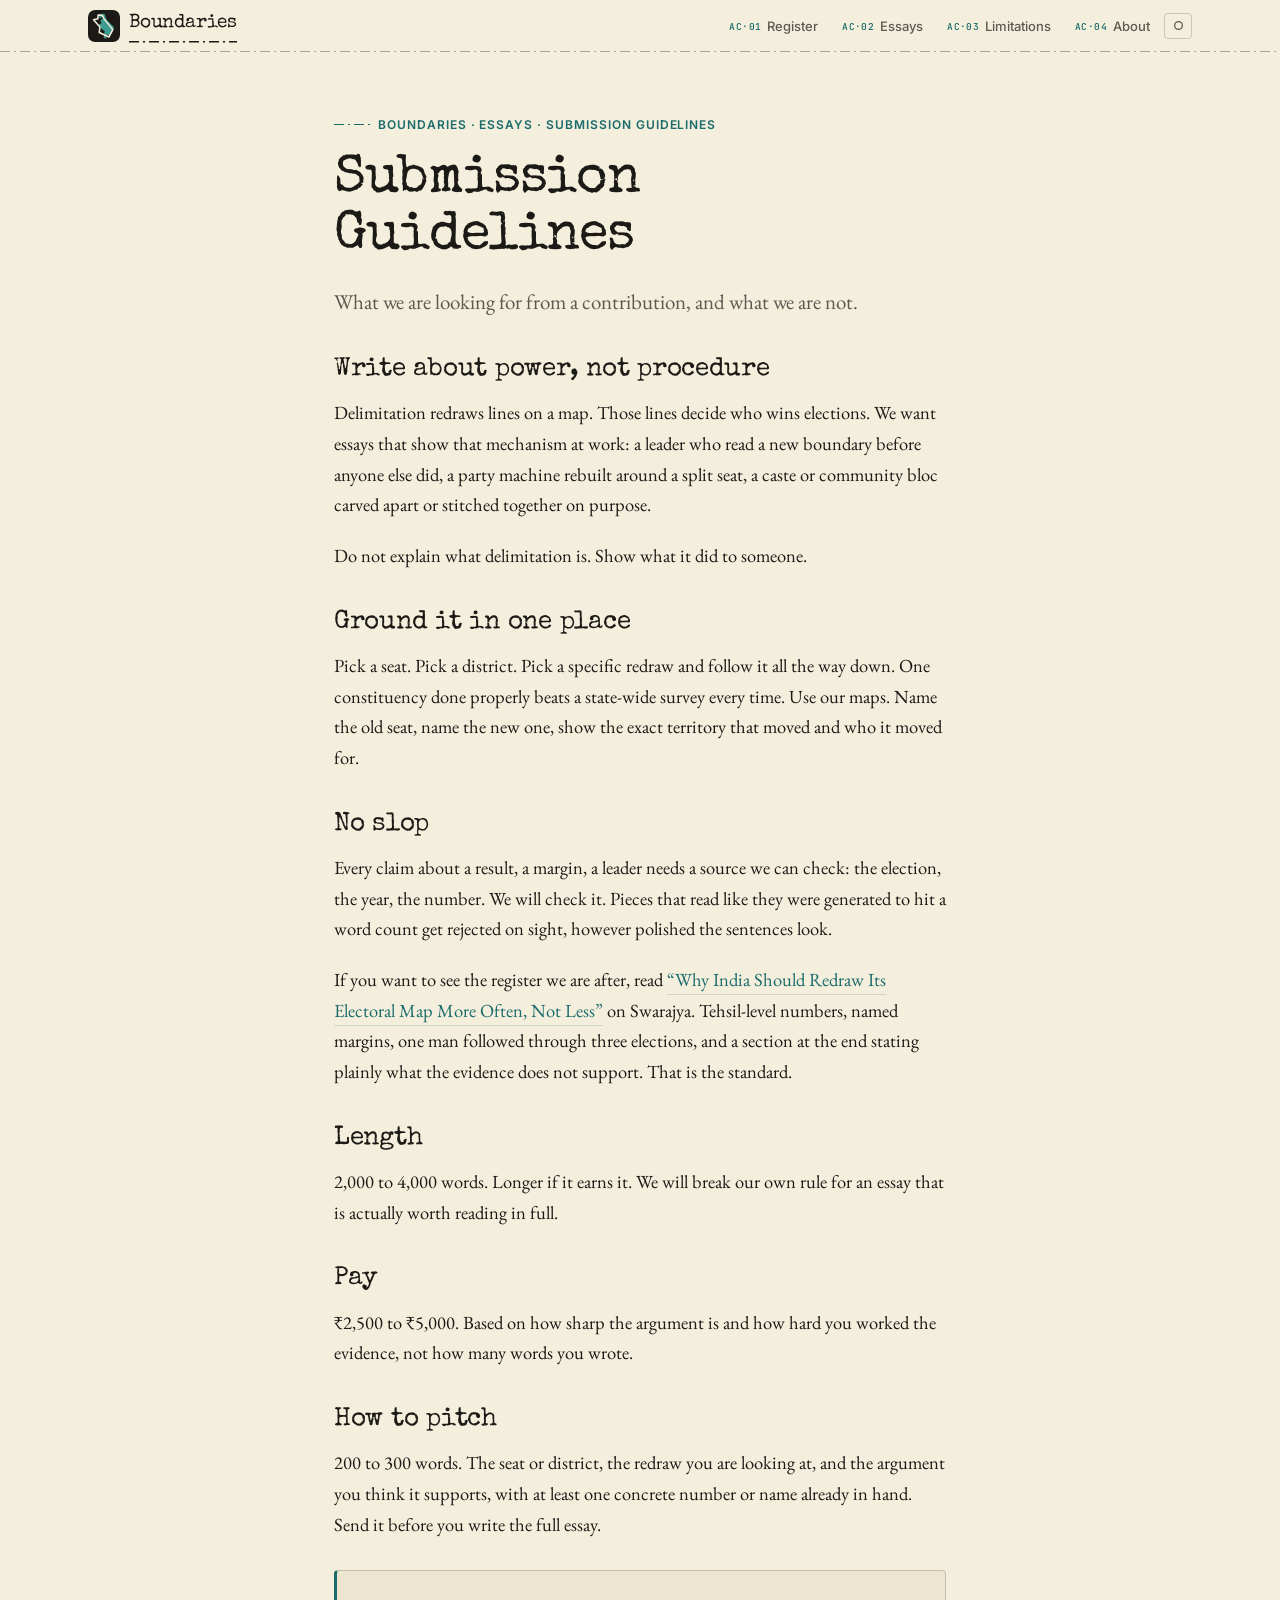
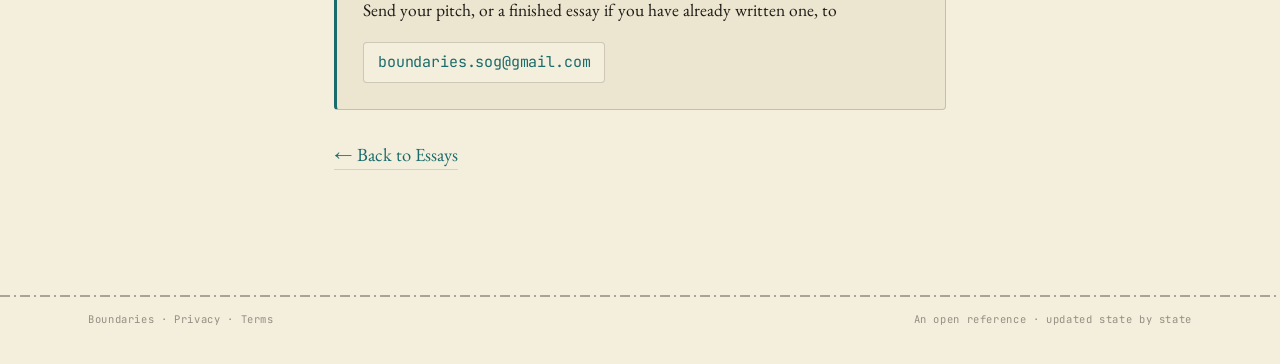
<file: submission-guidelines.html>
<!DOCTYPE html>
<html lang="en">
<head>
  <script defer src="https://cloud.umami.is/script.js" data-website-id="44fb1463-bfb2-4df5-adab-01e2e75f5865"></script>
  <meta charset="utf-8">
  <meta name="viewport" content="width=device-width, initial-scale=1">
  <title>Submission Guidelines &middot; Boundaries</title>
  <meta name="description" content="What Boundaries is looking for from contributors: essays on how delimitation reshapes political dynamics, grounded in a specific seat, district or redraw.">
    <link rel="icon" href="/assets/logo-mark.svg" type="image/svg+xml">
  <link rel="preconnect" href="https://fonts.googleapis.com">
  <link rel="preconnect" href="https://fonts.gstatic.com" crossorigin>
  <link href="https://fonts.googleapis.com/css2?family=DM+Serif+Display:ital@0;1&family=EB+Garamond:ital,wght@0,400;0,500;0,600;1,400;1,500&family=Inter:wght@400;500;600&family=JetBrains+Mono:wght@400;500&display=swap" rel="stylesheet">
  <link rel="stylesheet" href="assets/styles.css">
  <script src="assets/theme.js"></script>
  <meta name="theme-color" content="#faf8f5">
</head>
<body>
  <a class="skip" href="#main">Skip to content</a>

  <nav class="masthead">
    <div class="wrap">
      <a href="index.html" class="masthead__mark">
        <span class="logo-b">B</span>
        <span style="letter-spacing:-0.01em">Boundaries</span>
      </a>
      <span class="masthead__links">
        <a href="index.html#register">Register</a>
        <a href="essays.html">Essays</a>
        <a href="limitations.html">Limitations</a>
        <a href="index.html#about">About</a>
        <button data-theme-toggle="1" class="theme-toggle" type="button" aria-pressed="false"><svg viewBox="0 0 16 16" aria-hidden="true" focusable="false"><path class="theme-toggle__sun" d="M8 3.2a4.8 4.8 0 100 9.6 4.8 4.8 0 000-9.6zm0 1.4a3.4 3.4 0 110 6.8 3.4 3.4 0 010-6.8z"/><path class="theme-toggle__moon" d="M13.3 10.2A5.6 5.6 0 016.1 3a5.9 5.9 0 107.2 7.2z"/></svg></button>
      </span>
    </div>
  </nav>

  <main class="wrap" id="main">
    <article class="reading">
      <div class="reading__eyebrow">Boundaries &middot; Essays &middot; Submission Guidelines</div>
      <h1>Submission Guidelines</h1>

      <p class="reading__lede">
        What we are looking for from a contribution, and what we are not.
      </p>

      <div class="reading__body">

        <h2>Write about power, not procedure</h2>
        <p>
          Delimitation redraws lines on a map. Those lines decide who wins elections.
          We want essays that show that mechanism at work: a leader who read a new
          boundary before anyone else did, a party machine rebuilt around a split seat,
          a caste or community bloc carved apart or stitched together on purpose.
        </p>
        <p>
          Do not explain what delimitation is. Show what it did to someone.
        </p>

        <h2>Ground it in one place</h2>
        <p>
          Pick a seat. Pick a district. Pick a specific redraw and follow it all the
          way down. One constituency done properly beats a state-wide survey every
          time. Use our maps. Name the old seat, name the new one, show the exact
          territory that moved and who it moved for.
        </p>

        <h2>No slop</h2>
        <p>
          Every claim about a result, a margin, a leader needs a source we can check:
          the election, the year, the number. We will check it. Pieces that read like
          they were generated to hit a word count get rejected on sight, however
          polished the sentences look.
        </p>
        <p>
          If you want to see the register we are after, read
          <a href="https://swarajyamag.com/politics/why-india-should-redraw-its-electoral-map-more-often-not-less" target="_blank" rel="noopener">&ldquo;Why India Should Redraw Its Electoral Map More Often, Not Less&rdquo;</a>
          on Swarajya. Tehsil-level numbers, named margins, one man followed through
          three elections, and a section at the end stating plainly what the evidence
          does not support. That is the standard.
        </p>

        <h2>Length</h2>
        <p>
          2,000 to 4,000 words. Longer if it earns it. We will break our own rule for
          an essay that is actually worth reading in full.
        </p>

        <h2>Pay</h2>
        <p>
          &#8377;2,500 to &#8377;5,000. Based on how sharp the argument is and how hard
          you worked the evidence, not how many words you wrote.
        </p>

        <h2>How to pitch</h2>
        <p>
          200 to 300 words. The seat or district, the redraw you are looking at, and
          the argument you think it supports, with at least one concrete number or
          name already in hand. Send it before you write the full essay.
        </p>

        <div class="submit-card">
          <p>
            Send your pitch, or a finished essay if you have already written one, to
          </p>
          <p>
            <a class="addr" href="mailto:boundaries.sog@gmail.com">boundaries.sog@gmail.com</a>
          </p>
        </div>

        <p>
          <a href="essays.html">&larr; Back to Essays</a>
        </p>

      </div>
    </article>
  </main>

  <footer class="colophon">
    <div class="wrap">
      <span>Boundaries &middot; <a href="privacy.html">Privacy</a> &middot; <a href="terms.html">Terms</a></span>
      <span>An open reference &middot; updated state by state</span>
    </div>
  </footer>
</body>
</html>
</file>
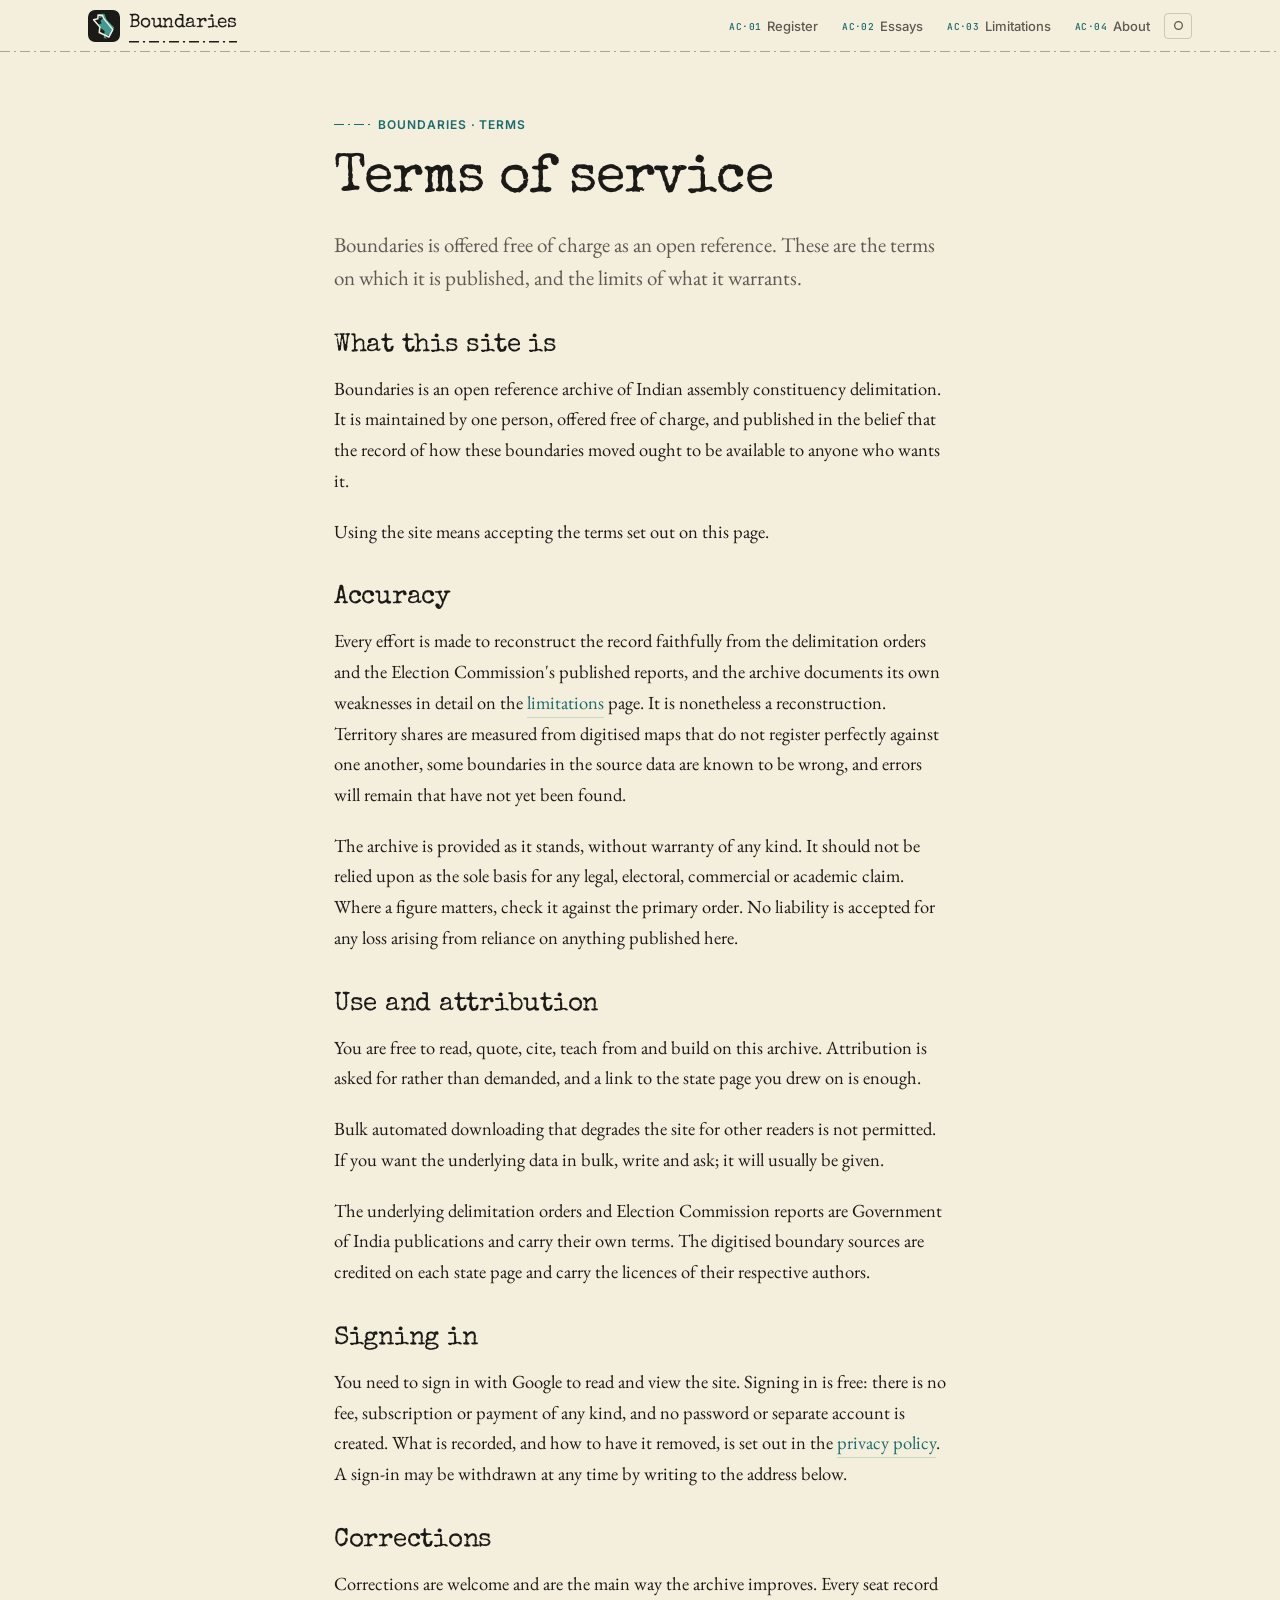
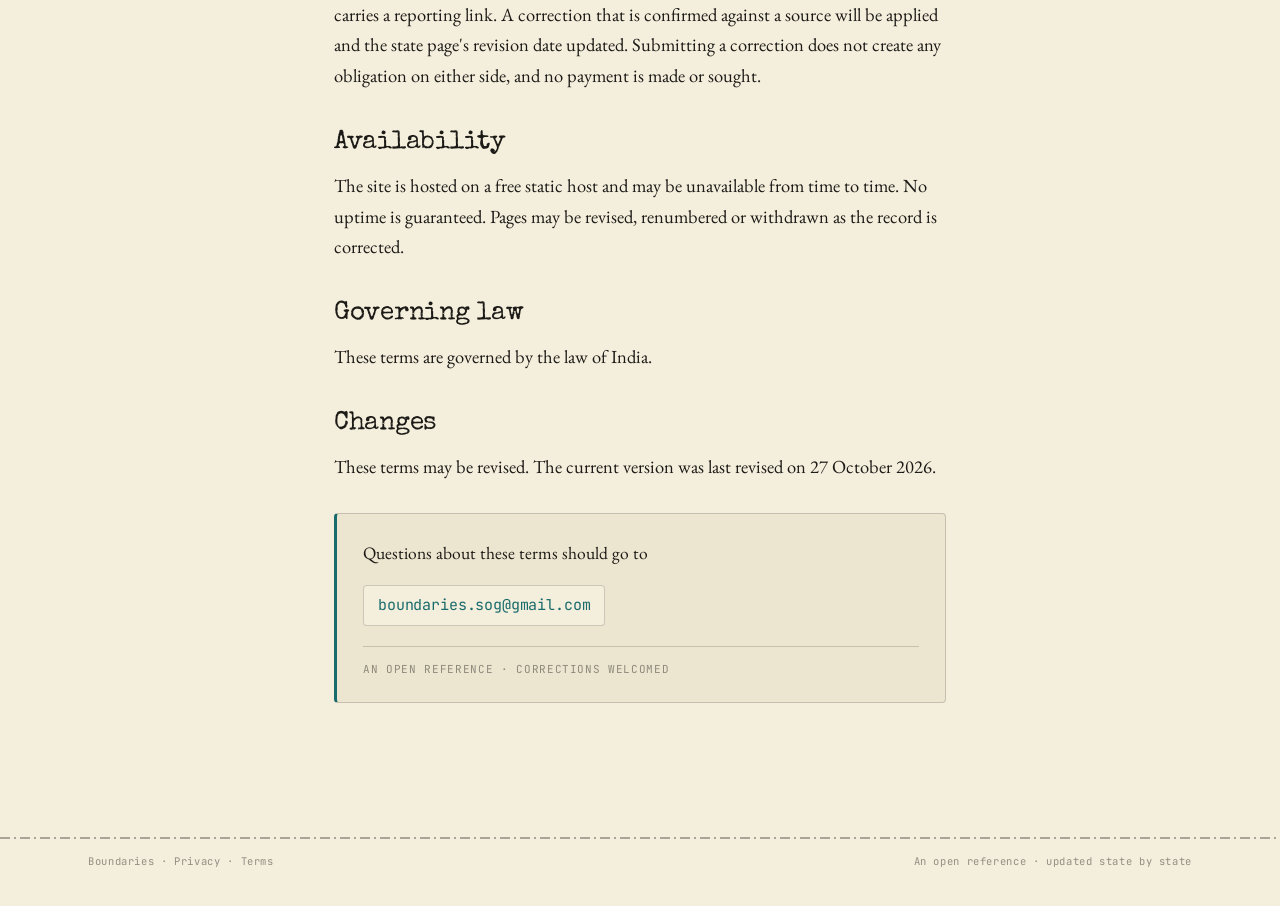
<file: terms.html>
<!DOCTYPE html>
<html lang="en">
<head>
  <script defer src="https://cloud.umami.is/script.js" data-website-id="44fb1463-bfb2-4df5-adab-01e2e75f5865"></script>
  <meta charset="utf-8">
  <meta name="viewport" content="width=device-width, initial-scale=1">
  <title>Terms &middot; Boundaries</title>
  <meta name="description" content="The terms on which the Boundaries archive is offered: accuracy, use, attribution and liability.">
   <link rel="icon" href="/assets/logo-mark.svg" type="image/svg+xml">
  <link rel="preconnect" href="https://fonts.googleapis.com">
  <link rel="preconnect" href="https://fonts.gstatic.com" crossorigin>
  <link href="https://fonts.googleapis.com/css2?family=DM+Serif+Display:ital@0;1&family=EB+Garamond:ital,wght@0,400;0,500;0,600;1,400;1,500&family=Inter:wght@400;500;600&family=JetBrains+Mono:wght@400;500&display=swap" rel="stylesheet">
  <link rel="stylesheet" href="assets/styles.css">
  <script src="assets/theme.js"></script>
  <meta name="theme-color" content="#faf8f5">
</head>
<body>
  <a class="skip" href="#main">Skip to content</a>

  <nav class="masthead">
    <div class="wrap">
      <a href="index.html" class="masthead__mark">
        <span class="logo-b">B</span>
        <span style="letter-spacing:-0.01em">Boundaries</span>
      </a>
      <span class="masthead__links">
        <a href="index.html#register">Register</a>
        <a href="essays.html">Essays</a>
        <a href="limitations.html">Limitations</a>
        <a href="index.html#about">About</a>
        <button data-theme-toggle="1" class="theme-toggle" type="button" aria-pressed="false"><svg viewBox="0 0 16 16" aria-hidden="true" focusable="false"><path class="theme-toggle__sun" d="M8 3.2a4.8 4.8 0 100 9.6 4.8 4.8 0 000-9.6zm0 1.4a3.4 3.4 0 110 6.8 3.4 3.4 0 010-6.8z"/><path class="theme-toggle__moon" d="M13.3 10.2A5.6 5.6 0 016.1 3a5.9 5.9 0 107.2 7.2z"/></svg></button>
      </span>
    </div>
  </nav>

  <main class="wrap" id="main">
    <article class="reading">
      <div class="reading__eyebrow">Boundaries &middot; Terms</div>
      <h1>Terms of service</h1>

      <p class="reading__lede">
        Boundaries is offered free of charge as an open reference. These are
        the terms on which it is published, and the limits of what it
        warrants.
      </p>

      <div class="reading__body">


        <h2>What this site is</h2>

        <p>
          Boundaries is an open reference archive of Indian assembly
          constituency delimitation. It is maintained by one person, offered
          free of charge, and published in the belief that the record of how
          these boundaries moved ought to be available to anyone who wants it.
        </p>

        <p>
          Using the site means accepting the terms set out on this page.
        </p>

        <h2>Accuracy</h2>

        <p>
          Every effort is made to reconstruct the record faithfully from the
          delimitation orders and the Election Commission's published reports,
          and the archive documents its own weaknesses in detail on the
          <a href="limitations.html">limitations</a> page. It is nonetheless a
          reconstruction. Territory shares are measured from digitised maps that
          do not register perfectly against one another, some boundaries in the
          source data are known to be wrong, and errors will remain that have
          not yet been found.
        </p>

        <p>
          The archive is provided as it stands, without warranty of any kind. It
          should not be relied upon as the sole basis for any legal, electoral,
          commercial or academic claim. Where a figure matters, check it against
          the primary order. No liability is accepted for any loss arising from
          reliance on anything published here.
        </p>

        <h2>Use and attribution</h2>

        <p>
          You are free to read, quote, cite, teach from and build on this
          archive. Attribution is asked for rather than demanded, and a link to
          the state page you drew on is enough.
        </p>

        <p>
          Bulk automated downloading that degrades the site for other readers is
          not permitted. If you want the underlying data in bulk, write and ask;
          it will usually be given.
        </p>

        <p>
          The underlying delimitation orders and Election Commission reports are
          Government of India publications and carry their own terms. The
          digitised boundary sources are credited on each state page and carry
          the licences of their respective authors.
        </p>

        <h2>Signing in</h2>

        <p>
          You need to sign in with Google to read and view the site. Signing in
          is free: there is no fee, subscription or payment of any kind, and no
          password or separate account is created. What is recorded, and how to
          have it removed, is set out in the
          <a href="privacy.html">privacy policy</a>. A sign-in may be withdrawn
          at any time by writing to the address below.
        </p>

        <h2>Corrections</h2>

        <p>
          Corrections are welcome and are the main way the archive improves.
          Every seat record carries a reporting link. A correction that is
          confirmed against a source will be applied and the state page's
          revision date updated. Submitting a correction does not create any
          obligation on either side, and no payment is made or sought.
        </p>

        <h2>Availability</h2>

        <p>
          The site is hosted on a free static host and may be unavailable from
          time to time. No uptime is guaranteed. Pages may be revised,
          renumbered or withdrawn as the record is corrected.
        </p>

        <h2>Governing law</h2>

        <p>
          These terms are governed by the law of India.
        </p>

        <h2>Changes</h2>

        <p>
          These terms may be revised. The current version was last revised on
          27 October 2026.
        </p>

        <div class="submit-card">
          <p>
            Questions about these terms should go to
          </p>
          <p>
            <a class="addr" href="mailto:boundaries.sog@gmail.com">boundaries.sog@gmail.com</a>
          </p>
          <span class="pending">An open reference &middot; corrections welcomed</span>
        </div>

      </div>
    </article>
  </main>

  <footer class="colophon">
    <div class="wrap">
      <span>Boundaries &middot; <a href="privacy.html">Privacy</a> &middot; <a href="terms.html">Terms</a></span>
      <span>An open reference &middot; updated state by state</span>
    </div>
  </footer>
</body>
</html>
</file>
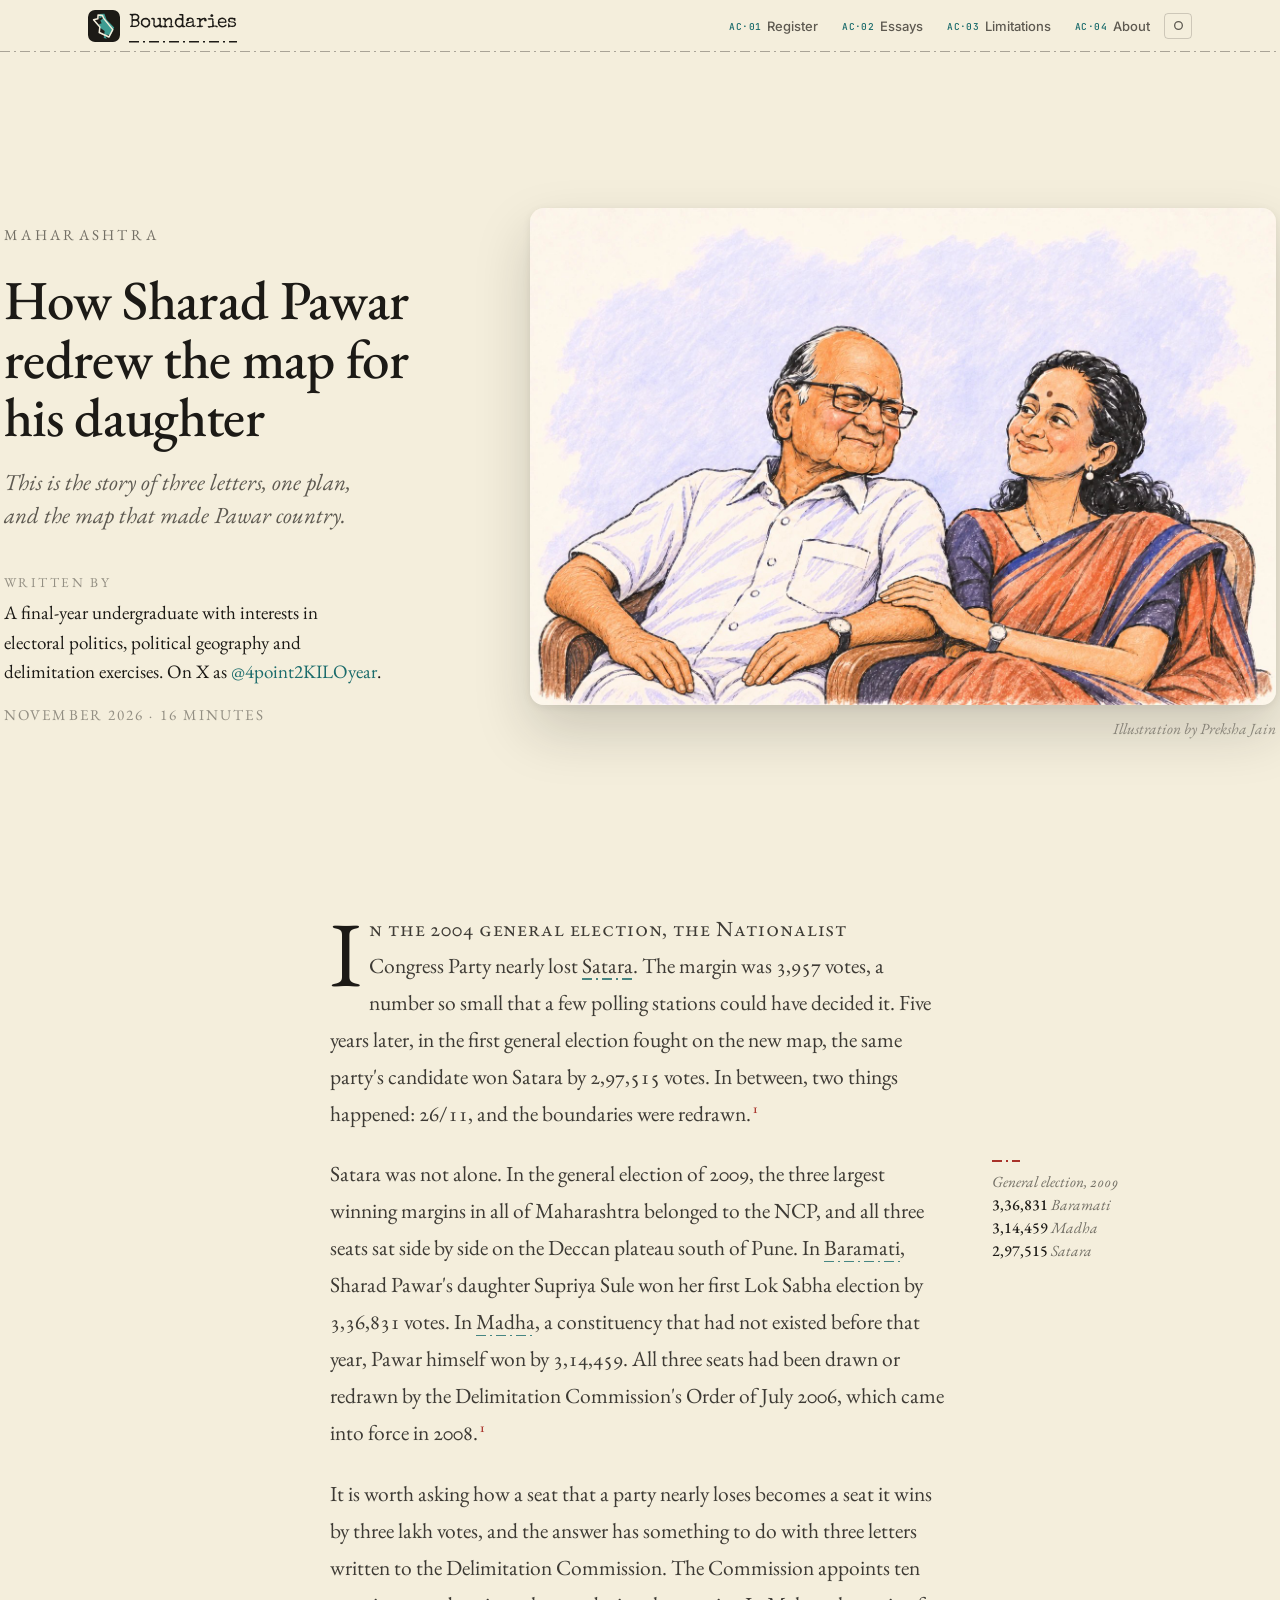
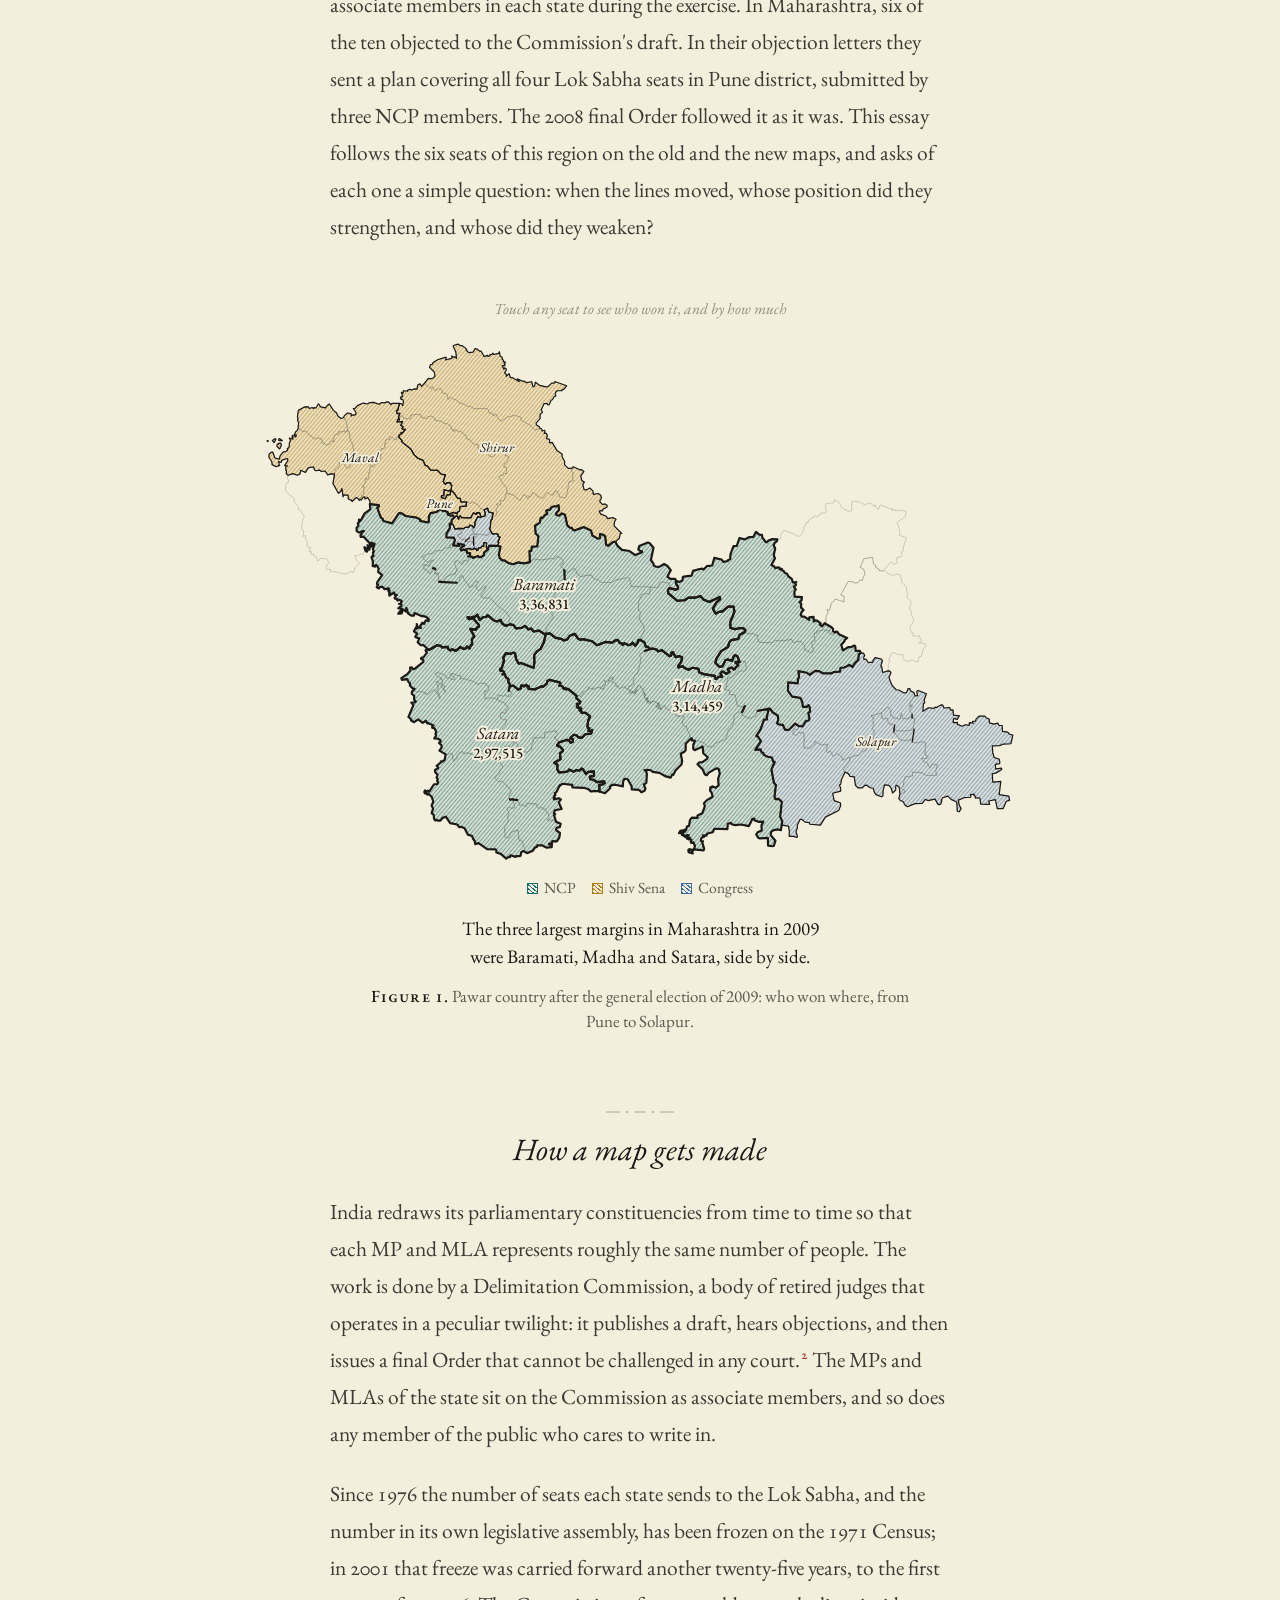
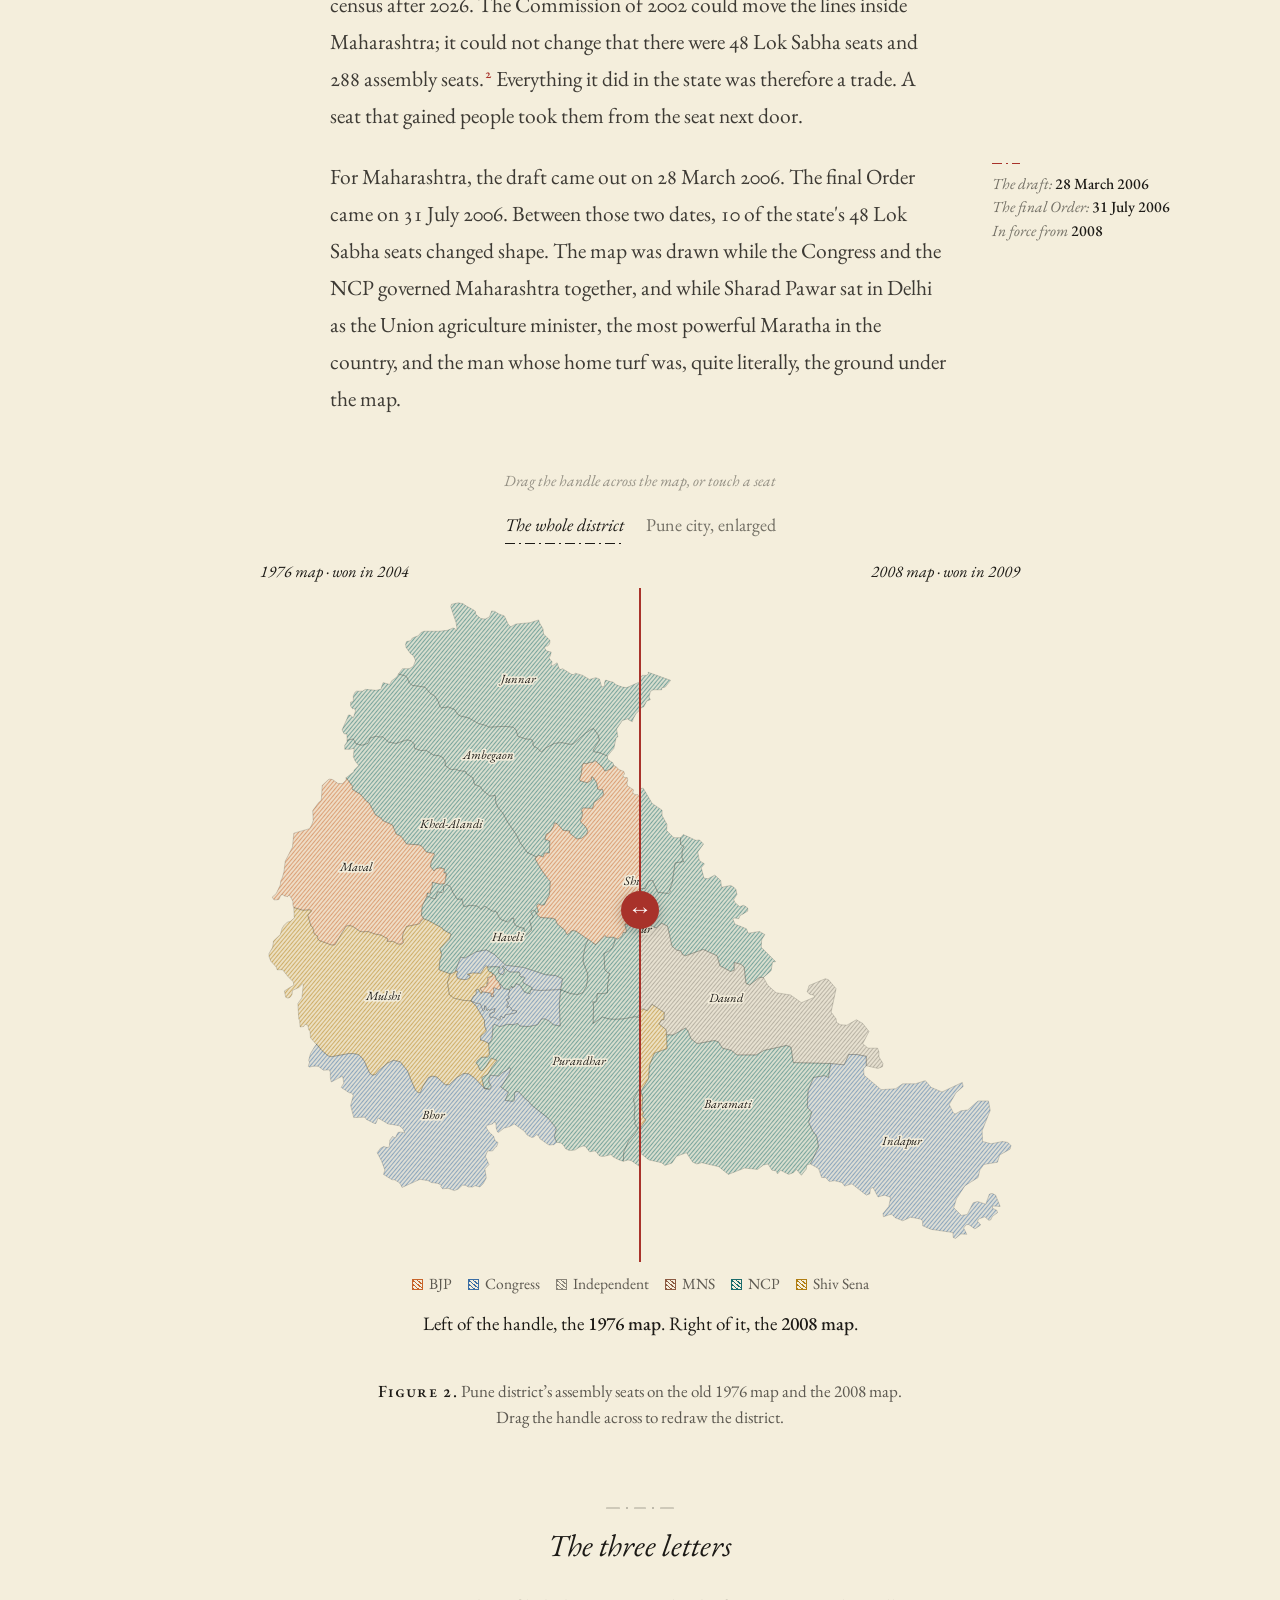
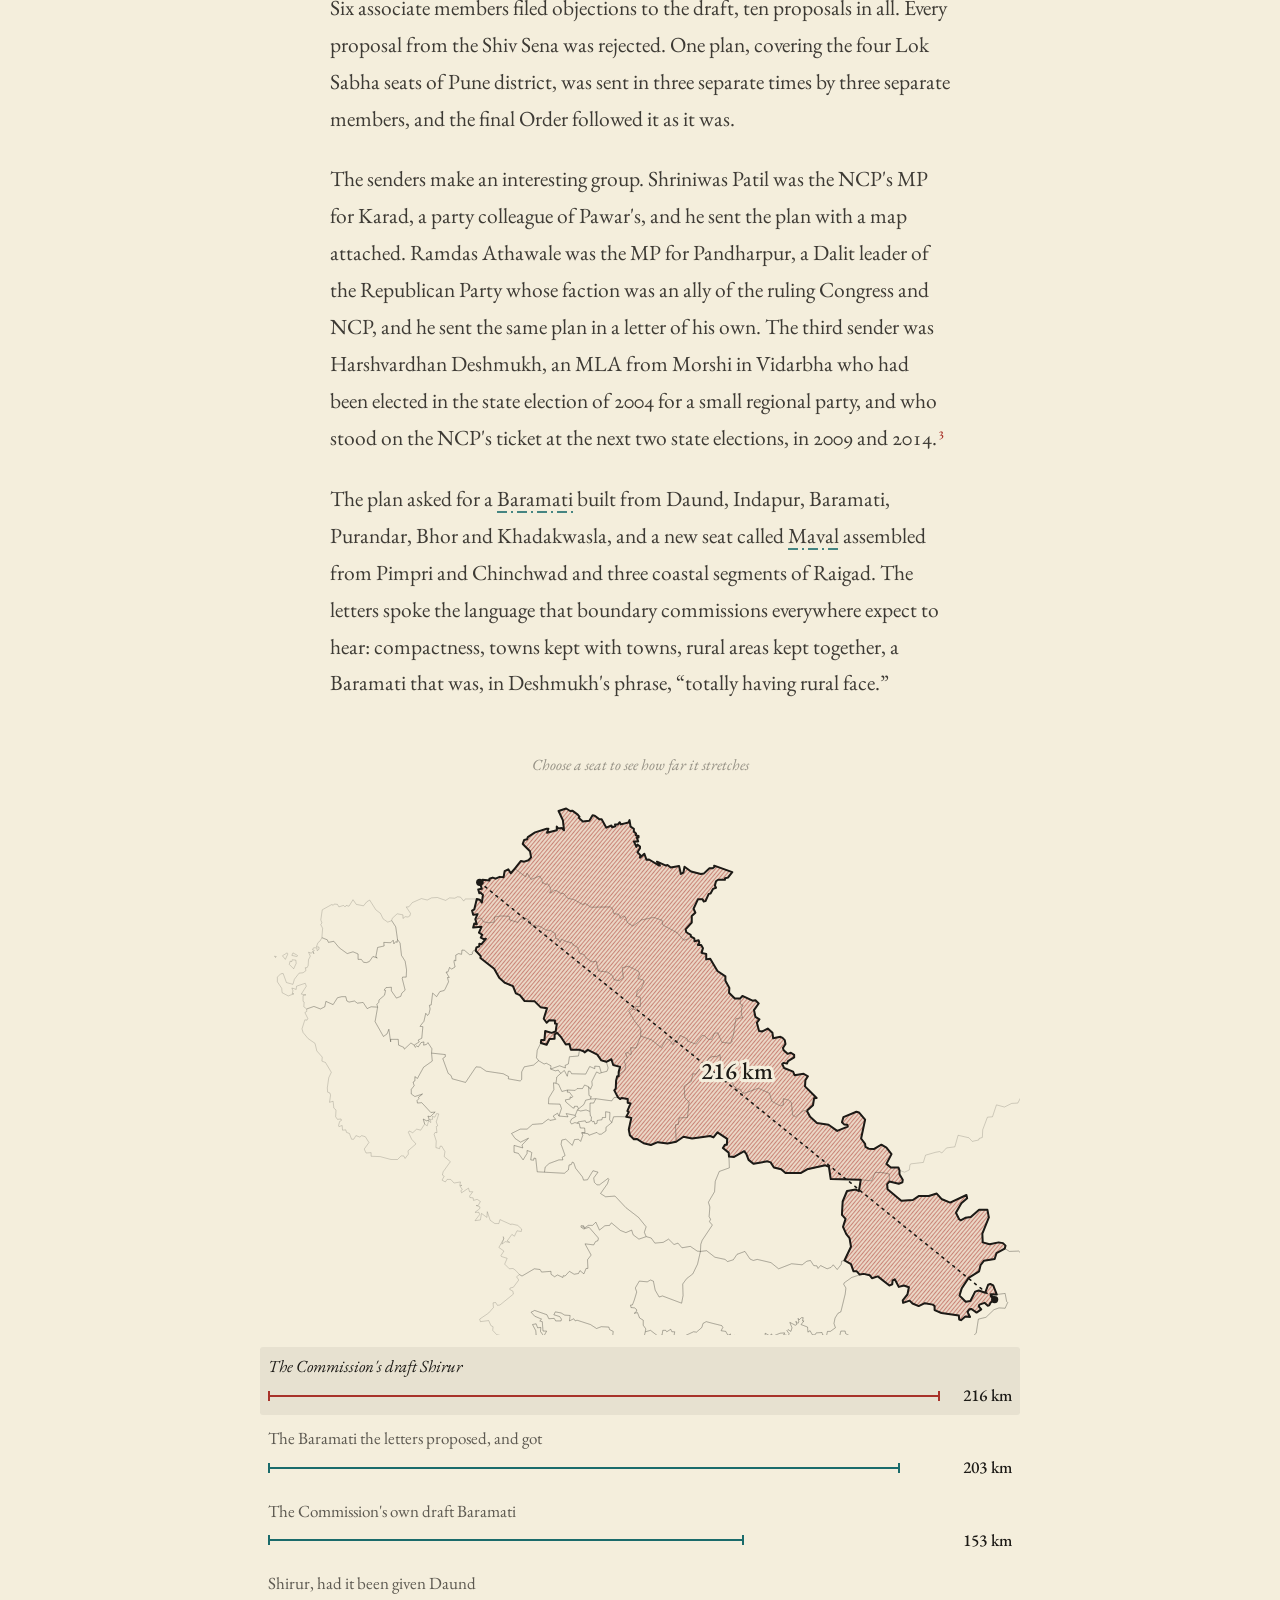
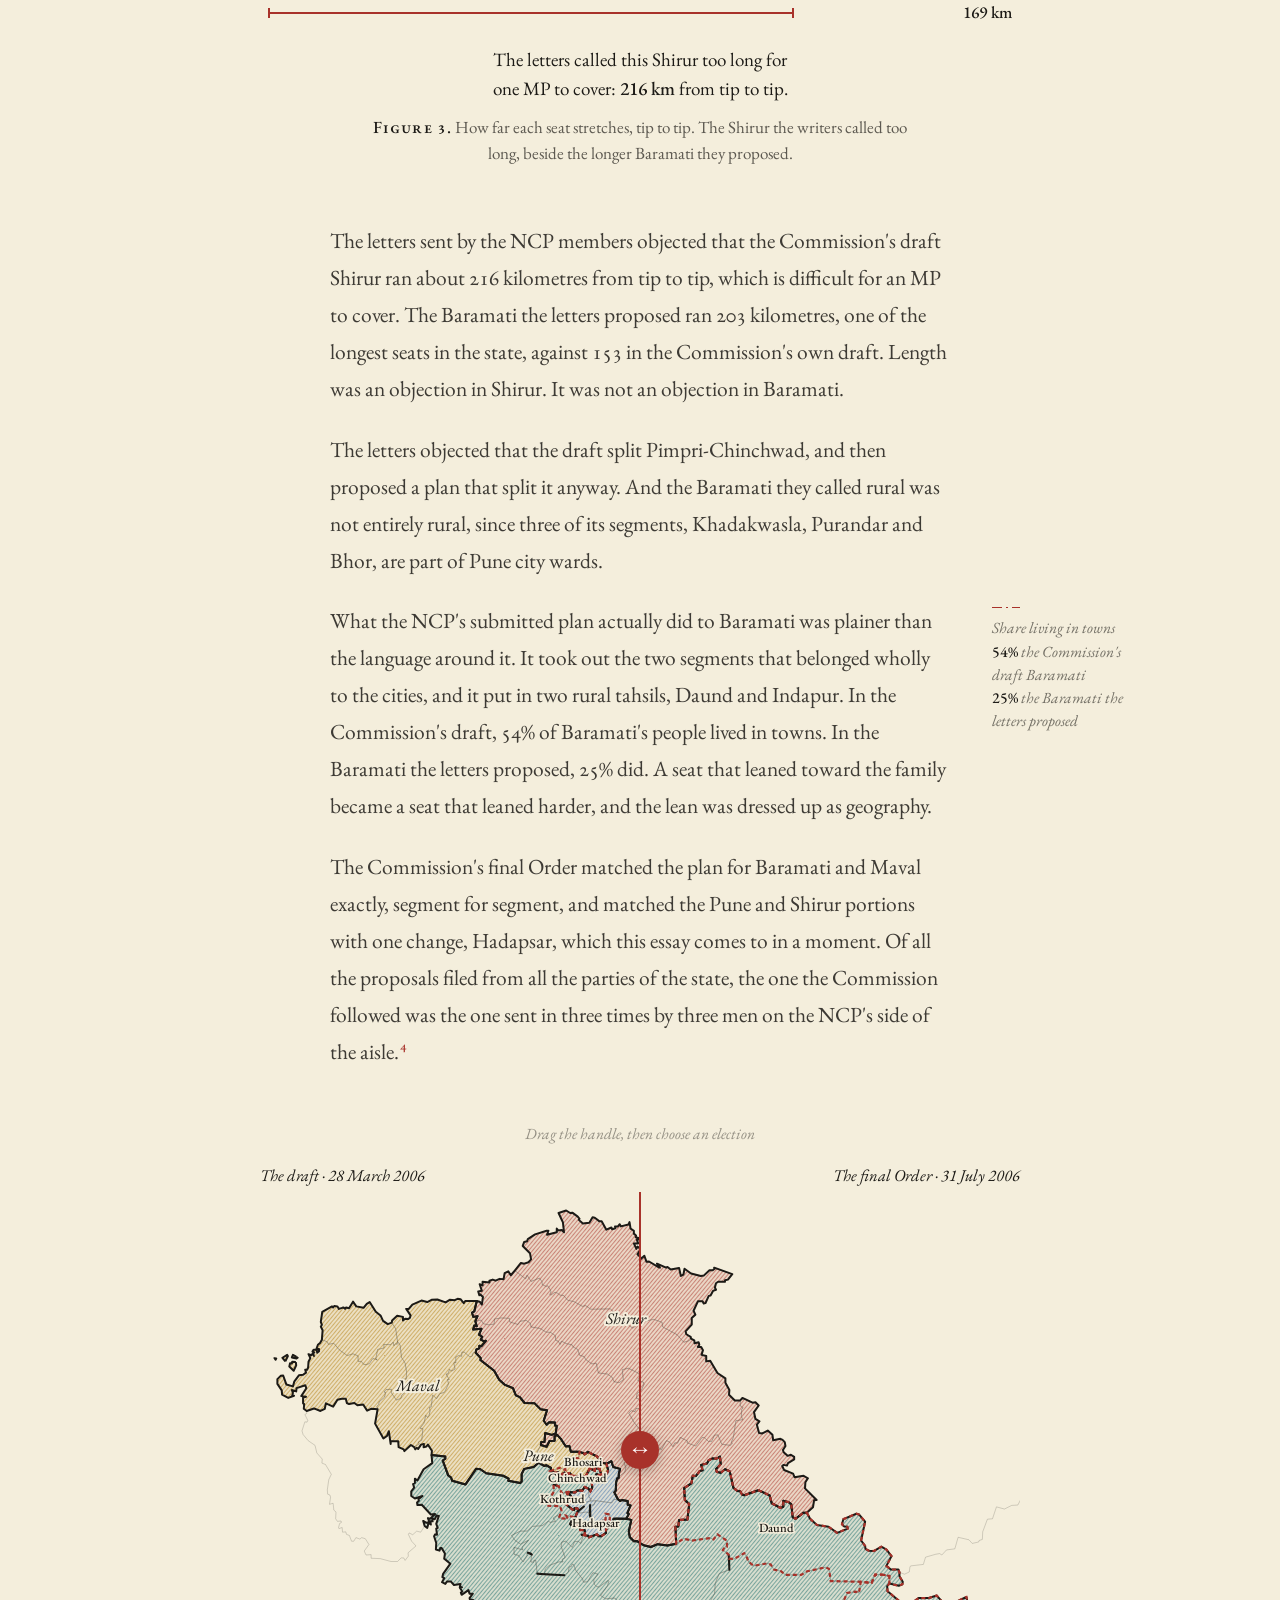
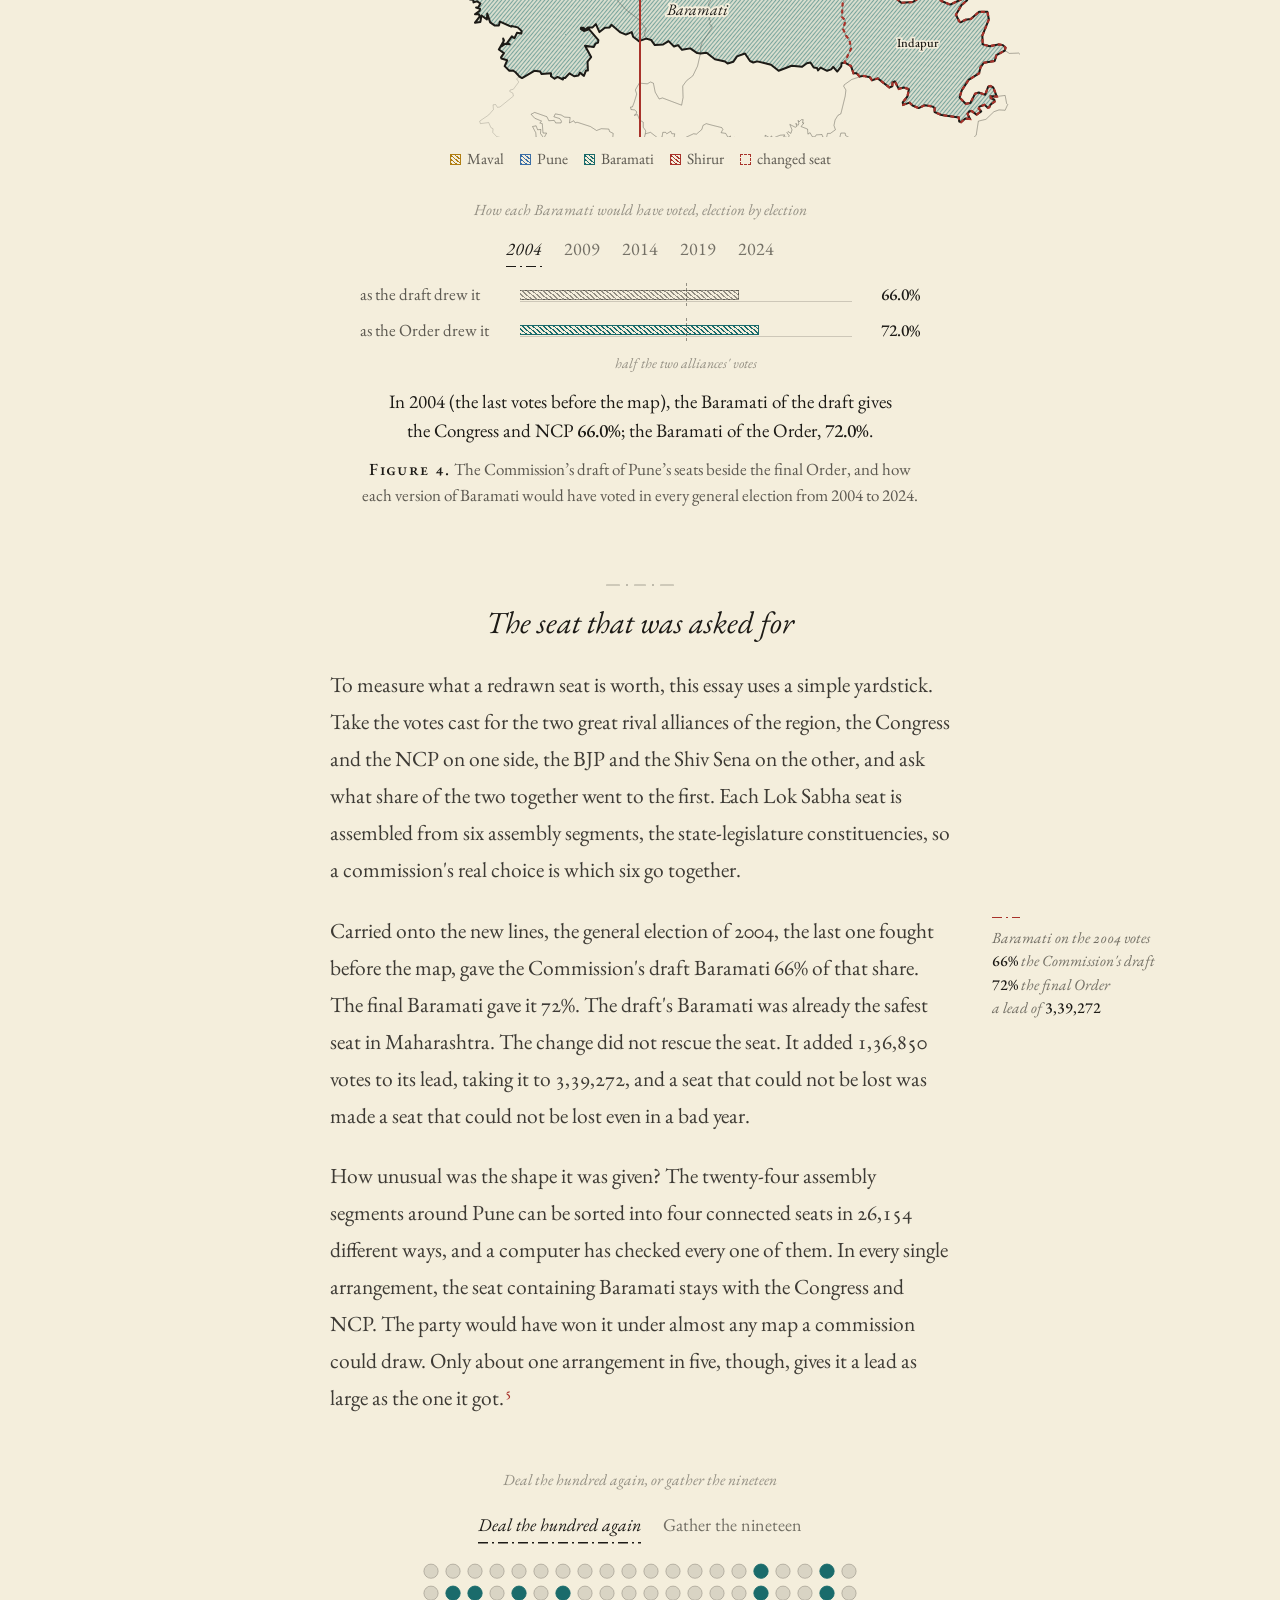
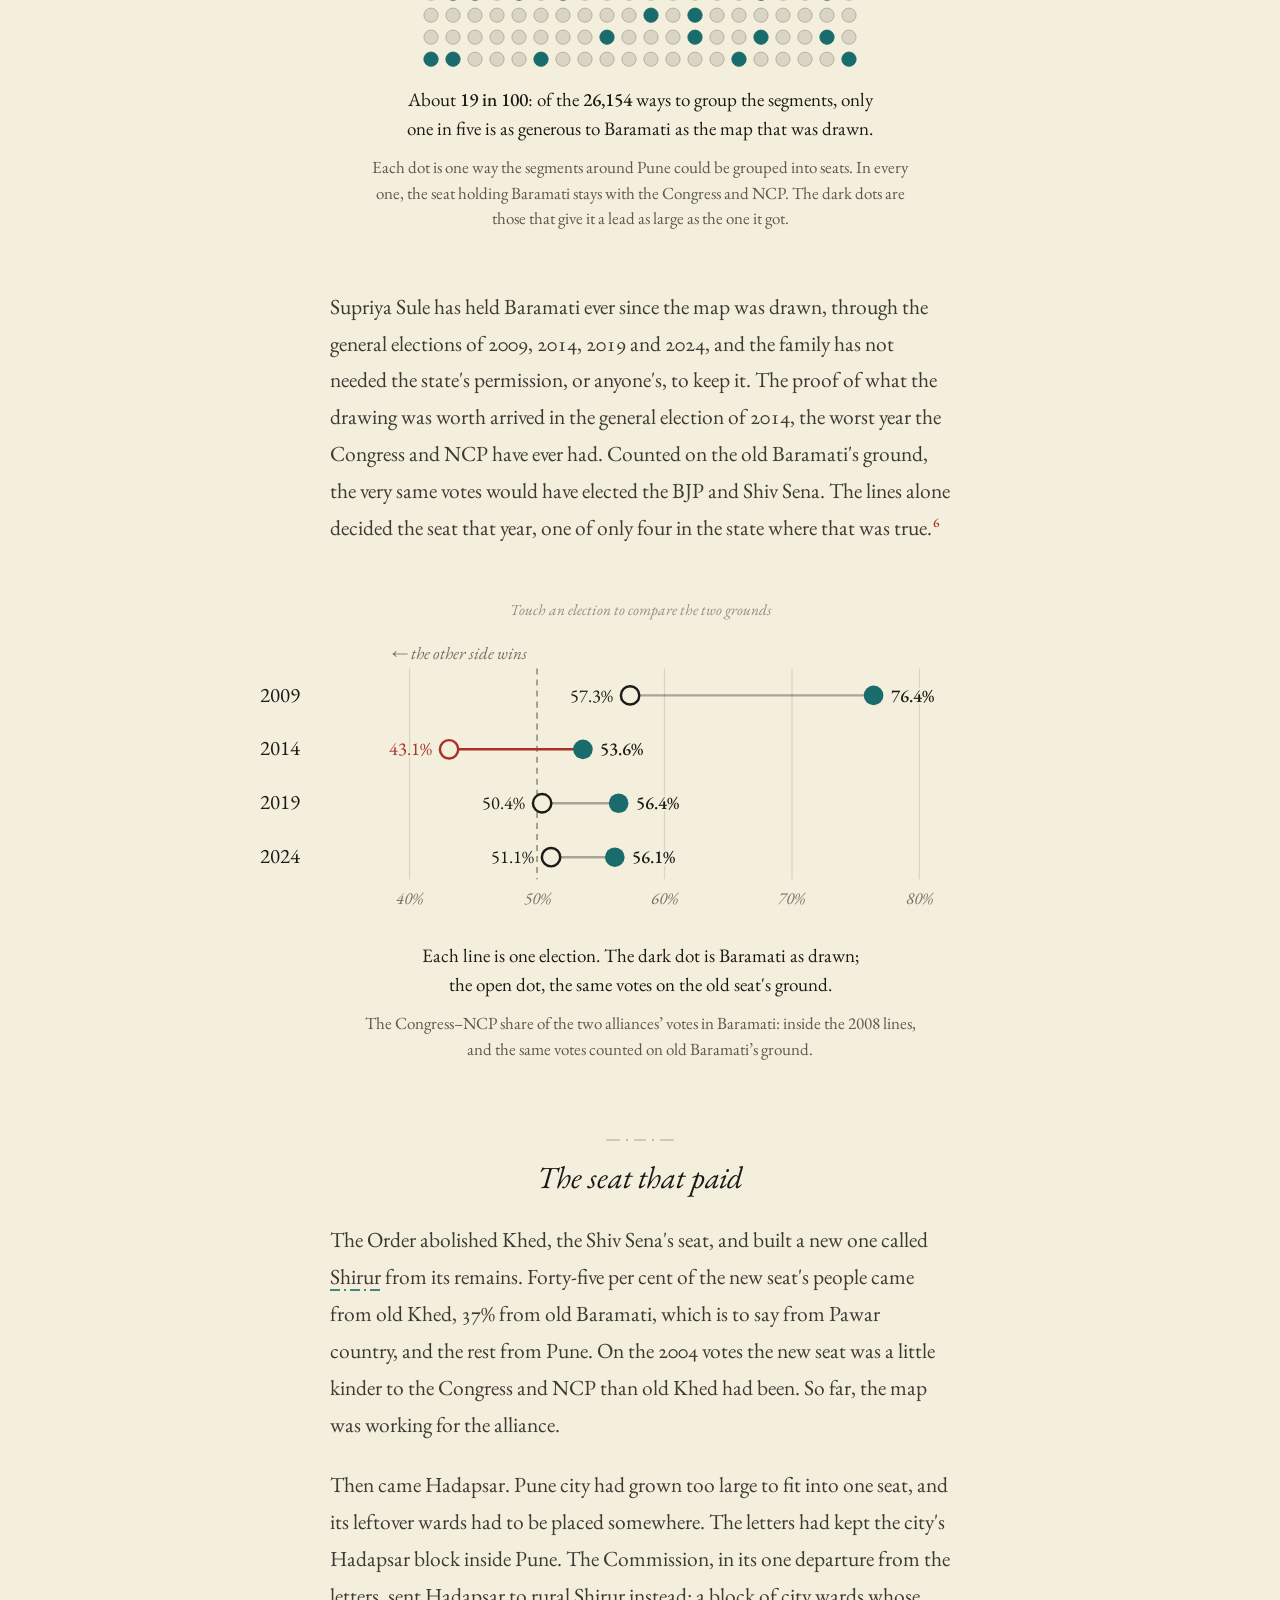
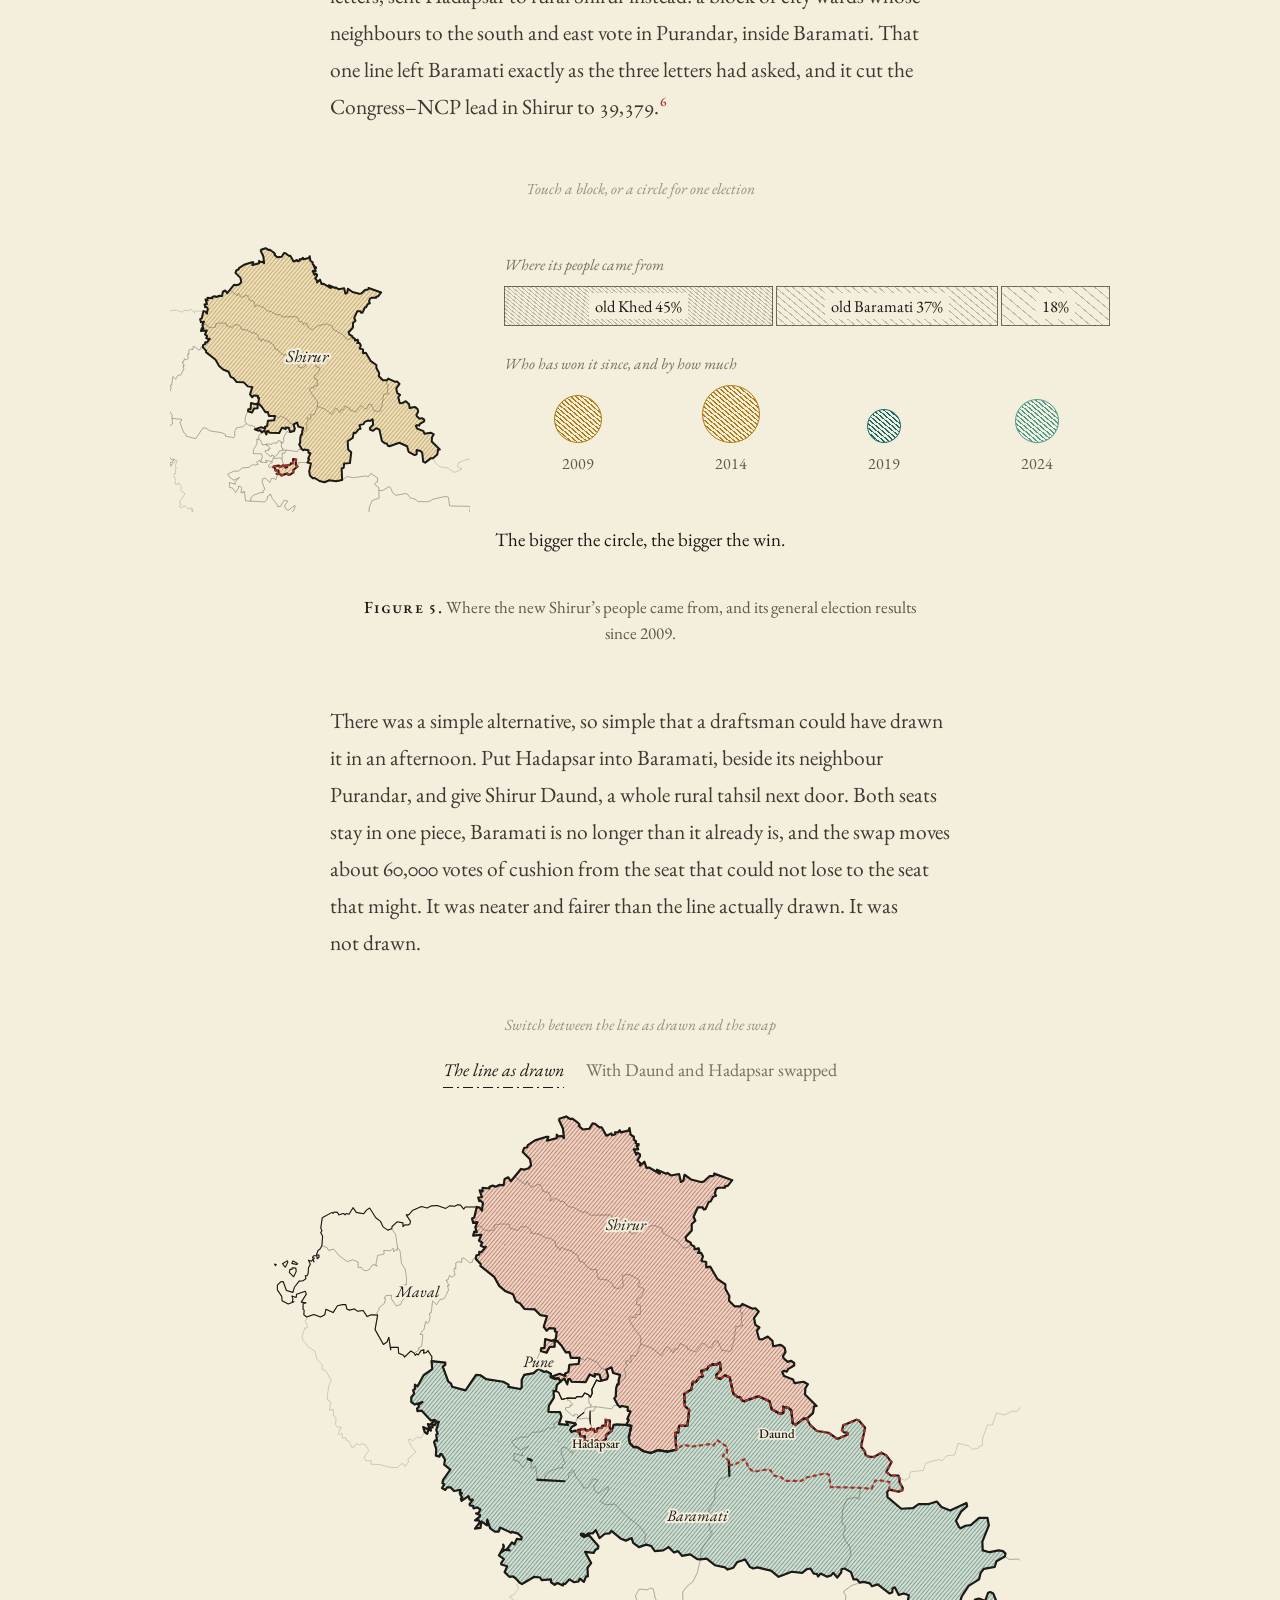
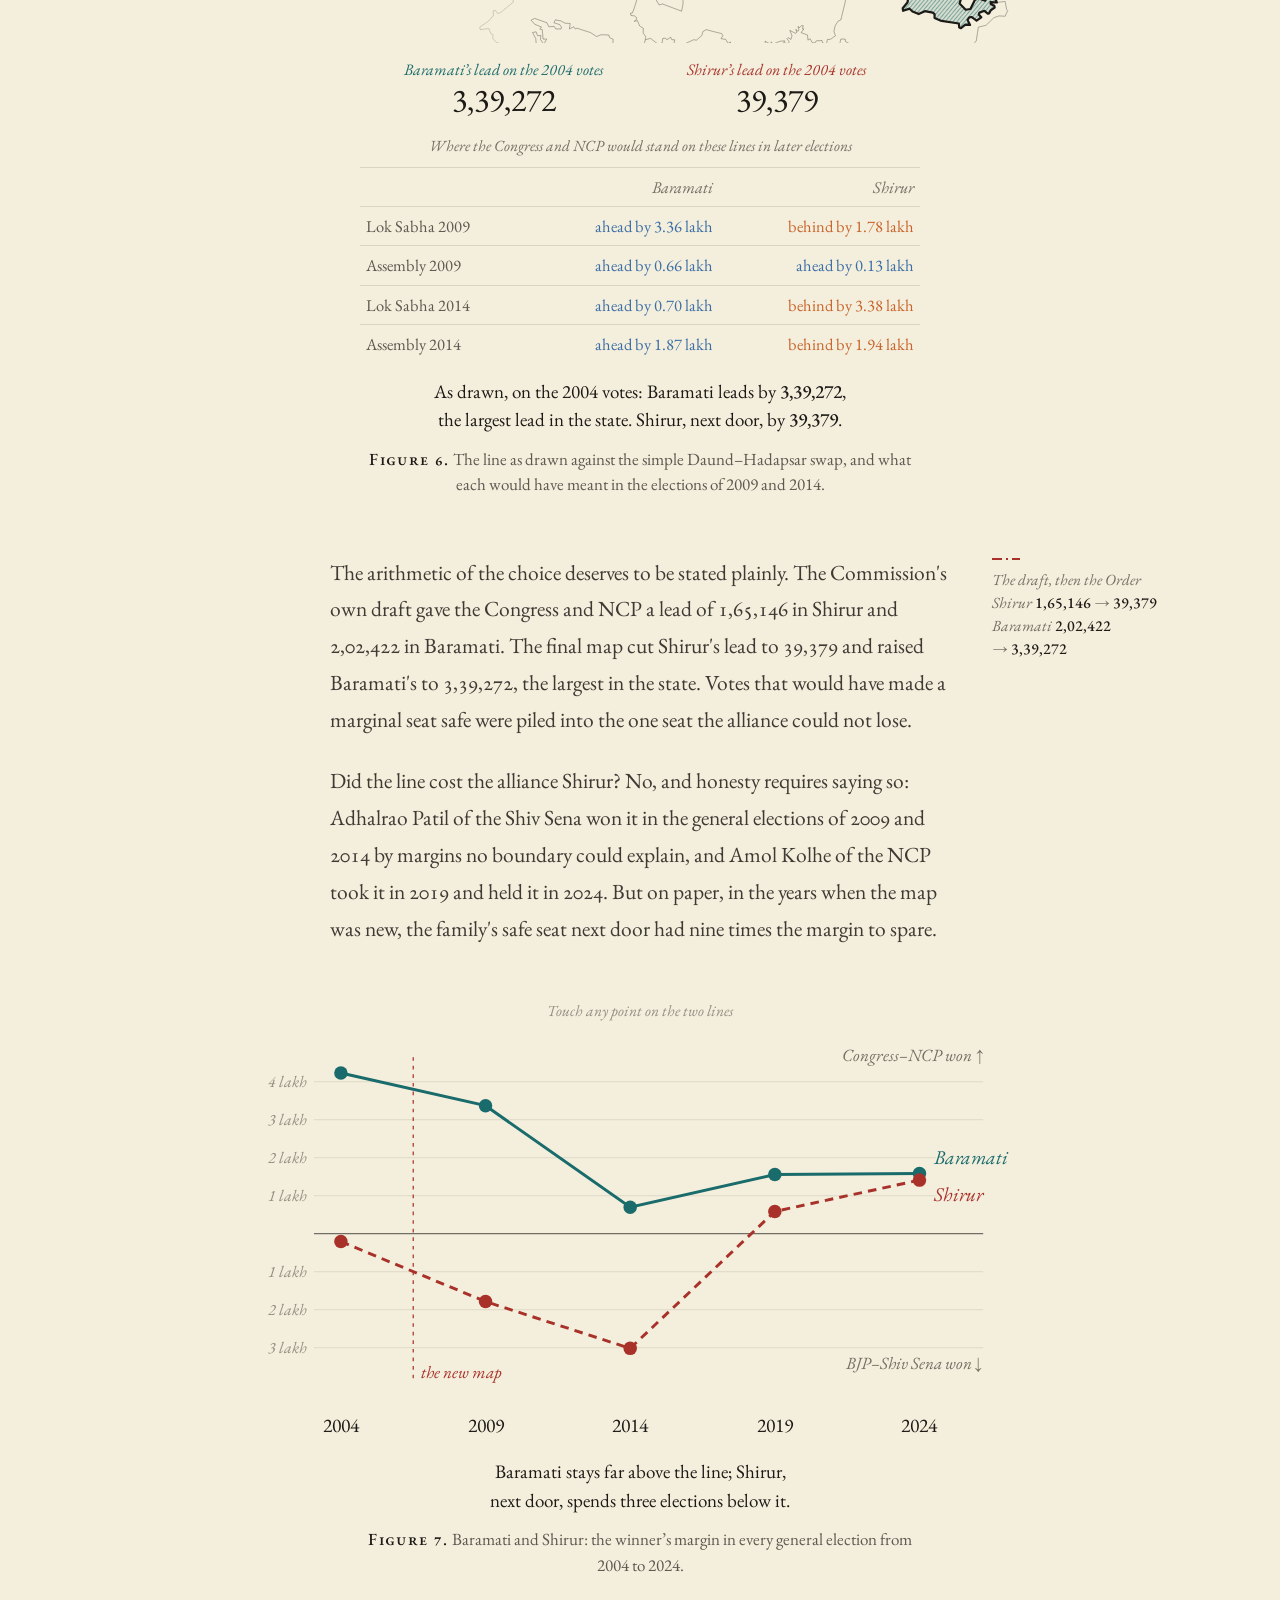
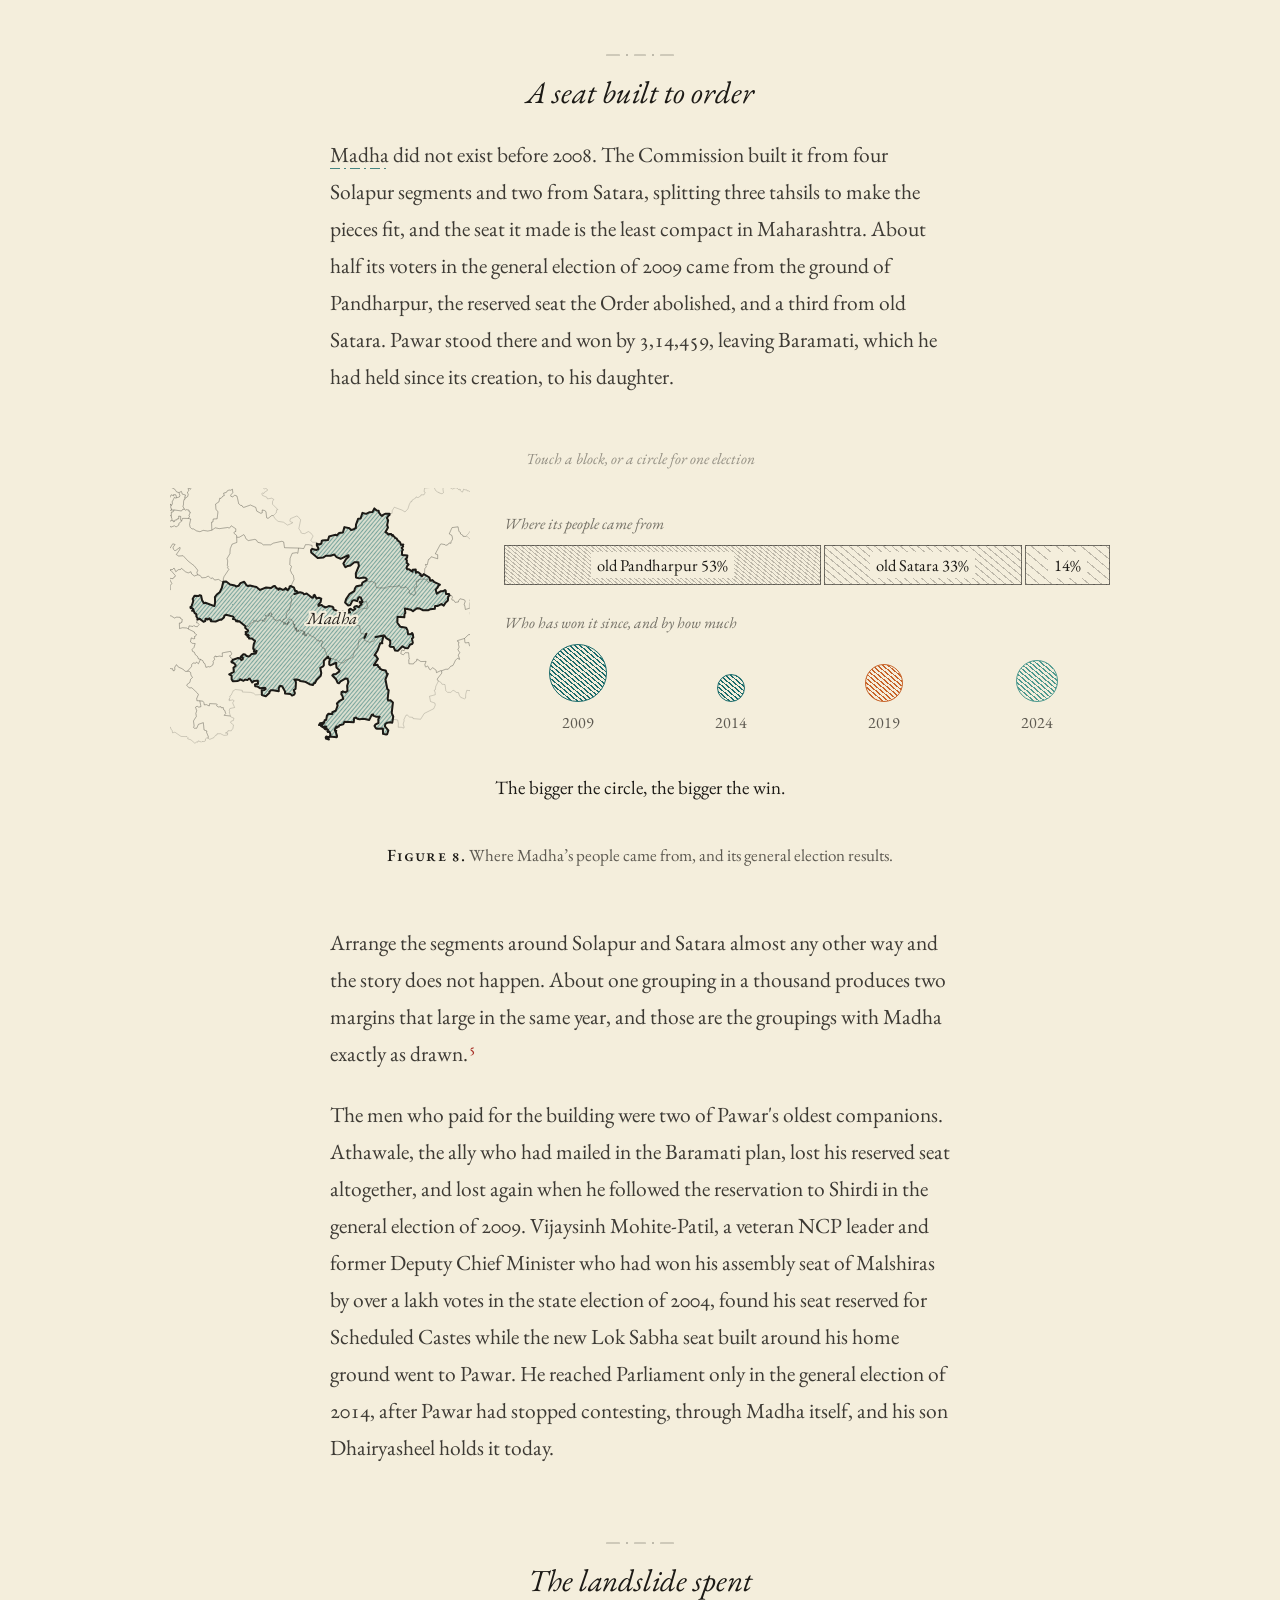
<file: essays/pawar-baramati.html>
<!DOCTYPE html>
<html lang="en">
<head>
  <meta charset="utf-8">
  <meta name="viewport" content="width=device-width, initial-scale=1">
  <title>How Sharad Pawar redrew the map for his daughter &middot; Boundaries</title>
  <meta name="description" content="This is the story of three letters, one plan, and the map that made Pawar country. How Maharashtra's 2008 constituency map was drawn, and who paid for it.">
  <link rel="canonical" href="https://boundaries.in/essays/pawar-baramati.html">
  <meta property="og:type" content="article">
  <meta property="og:site_name" content="Boundaries">
  <meta property="og:title" content="How Sharad Pawar redrew the map for his daughter">
  <meta property="og:description" content="This is the story of three letters, one plan, and the map that made Pawar country.">
  <meta property="og:url" content="https://boundaries.in/essays/pawar-baramati.html">
  <meta property="og:image" content="https://boundaries.in/essays/media/pawar-cover.jpg">
  <meta property="og:image:alt" content="Illustration of Sharad Pawar seated beside his daughter Supriya Sule.">
  <meta name="twitter:card" content="summary_large_image">
  <meta name="twitter:title" content="How Sharad Pawar redrew the map for his daughter">
  <meta name="twitter:description" content="This is the story of three letters, one plan, and the map that made Pawar country.">
  <meta name="twitter:image" content="https://boundaries.in/essays/media/pawar-cover.jpg">
  <meta name="robots" content="noindex">
  <link rel="icon" href="/assets/logo-mark.svg" type="image/svg+xml">
  <link rel="preconnect" href="https://fonts.googleapis.com">
  <link rel="preconnect" href="https://fonts.gstatic.com" crossorigin>
  <link href="https://fonts.googleapis.com/css2?family=EB+Garamond:ital,wght@0,400;0,500;0,600;1,400;1,500&family=JetBrains+Mono:wght@400;500&display=swap" rel="stylesheet">
  <link rel="stylesheet" href="../assets/styles.css">
  <link rel="stylesheet" href="media/pawar/essay.css">
  <script src="../assets/theme.js"></script>
  <meta name="theme-color" content="#f4eedc">
</head>
<body>
  <a class="skip" href="#main">Skip to content</a>
  <nav class="masthead">
    <div class="wrap">
      <a href="../index.html" class="masthead__mark"><span class="logo-b">B</span><span style="letter-spacing:-0.01em">Boundaries</span></a>
      <span class="masthead__links">
        <a href="../index.html#register">Register</a>
        <a href="../essays.html">Essays</a>
        <a href="../limitations.html">Limitations</a>
        <a href="../index.html#about">About</a>
        <button data-theme-toggle="1" class="theme-toggle" type="button" aria-pressed="false"><svg viewBox="0 0 16 16" aria-hidden="true" focusable="false"><path class="theme-toggle__sun" d="M8 3.2a4.8 4.8 0 100 9.6 4.8 4.8 0 000-9.6zm0 1.4a3.4 3.4 0 110 6.8 3.4 3.4 0 010-6.8z"/><path class="theme-toggle__moon" d="M13.3 10.2A5.6 5.6 0 016.1 3a5.9 5.9 0 107.2 7.2z"/></svg></button>
      </span>
    </div>
  </nav>

  <main id="main">
    <article class="ess">

      <header class="cover">
        <div class="cover__text">
          <p class="cover__kicker">Maharashtra</p>
          <h1>How Sharad Pawar redrew the map for his daughter</h1>
          <p class="cover__dek">This is the story of three letters, one plan, and the map that made Pawar country.</p>
      <p class="cover__by"><span>Written by</span>A final-year undergraduate with interests in electoral politics, political geography and delimitation exercises. On X as <a href="https://x.com/4point2KILOyear" rel="noopener">@4point2KILOyear</a>.</p>
          <p class="cover__meta">November 2026 &middot; 16 minutes</p>
        </div>
        <div class="cover__art">
          <figure>
            <img src="media/pawar-cover.jpg" alt="Illustration: Sharad Pawar seated beside his daughter Supriya Sule, who rests a hand on his arm." fetchpriority="high">
            <figcaption>Illustration by Preksha Jain</figcaption>
          </figure>
        </div>
      </header>
      <div class="rule"></div>

      <div class="body">
        <p class="open">In the 2004 general election, the Nationalist Congress Party nearly lost <span class="seat" tabindex="0" data-seat="Satara">Satara</span>. The margin was 3,957 votes, a number so small that a few polling stations could have decided it. Five years later, in the first general election fought on the new map, the same party's candidate won Satara by 2,97,515 votes. In between, two things happened: 26/11, and the boundaries were redrawn.<sup class="fn"><a href="#n1" id="r1">1</a></sup></p>

        <p><span class="sn">General election, 2009<br><b>3,36,831</b> Baramati<br><b>3,14,459</b> Madha<br><b>2,97,515</b> Satara</span>Satara was not alone. In the general election of 2009, the three largest winning margins in all of Maharashtra belonged to the NCP, and all three seats sat side by side on the Deccan plateau south of Pune. In <span class="seat" tabindex="0" data-seat="Baramati">Baramati</span>, Sharad Pawar's daughter Supriya Sule won her first Lok Sabha election by 3,36,831 votes. In <span class="seat" tabindex="0" data-seat="Madha">Madha</span>, a constituency that had not existed before that year, Pawar himself won by 3,14,459. All three seats had been drawn or redrawn by the Delimitation Commission's Order of July 2006, which came into force in 2008.<sup class="fn"><a href="#n1">1</a></sup></p>

        <p>It is worth asking how a seat that a party nearly loses becomes a seat it wins by three lakh votes, and the answer has something to do with three letters written to the Delimitation Commission. The Commission appoints ten associate members in each state during the exercise. In Maharashtra, six of the ten objected to the Commission's draft. In their objection letters they sent a plan covering all four Lok Sabha seats in Pune district, submitted by three NCP members. The 2008 final Order followed it as it was. This essay follows the six seats of this region on the old and the new maps, and asks of each one a simple question: when the lines moved, whose position did they strengthen, and whose did they weaken?</p>
      </div>

      <figure class="plate ix" id="f1">
        <div class="ix__body" role="group" aria-label="Map of the seats from Pune to Solapur in 2009"></div>
        <p class="say" aria-live="polite"></p>
        <figcaption><b>Figure 1.</b> Pawar country after the general election of 2009: who won where, from Pune to Solapur.</figcaption>
      </figure>

      <div class="body">
        <h2>How a map gets made</h2>
        <p>India redraws its parliamentary constituencies from time to time so that each MP and MLA represents roughly the same number of people. The work is done by a Delimitation Commission, a body of retired judges that operates in a peculiar twilight: it publishes a draft, hears objections, and then issues a final Order that cannot be challenged in any court.<sup class="fn"><a href="#n2" id="r2">2</a></sup> The MPs and MLAs of the state sit on the Commission as associate members, and so does any member of the public who cares to write in.</p>
        <p>Since 1976 the number of seats each state sends to the Lok Sabha, and the number in its own legislative assembly, has been frozen on the 1971 Census; in 2001 that freeze was carried forward another twenty-five years, to the first census after 2026. The Commission of 2002 could move the lines inside Maharashtra; it could not change that there were 48 Lok Sabha seats and 288 assembly seats.<sup class="fn"><a href="#n2" id="r2b">2</a></sup> Everything it did in the state was therefore a trade. A seat that gained people took them from the seat next door.</p>
        <p><span class="sn">The draft: <b>28 March 2006</b><br>The final Order: <b>31 July 2006</b><br>In force from <b>2008</b></span>For Maharashtra, the draft came out on 28 March 2006. The final Order came on 31 July 2006. Between those two dates, 10 of the state's 48 Lok Sabha seats changed shape. The map was drawn while the Congress and the NCP governed Maharashtra together, and while Sharad Pawar sat in Delhi as the Union agriculture minister, the most powerful Maratha in the country, and the man whose home turf was, quite literally, the ground under the map.</p>
      </div>

      <figure class="plate ix" id="f2">
        <div class="ix__body" role="group" aria-label="Pune district on the 1976 and 2008 maps"></div>
        <p class="say" aria-live="polite"></p>
        <figcaption><b>Figure 2.</b> Pune district&rsquo;s assembly seats on the old 1976 map and the 2008 map. Drag the handle across to redraw the district.</figcaption>
      </figure>

      <div class="body">
        <h2>The three letters</h2>
        <p>Six associate members filed objections to the draft, ten proposals in all. Every proposal from the Shiv Sena was rejected. One plan, covering the four Lok Sabha seats of Pune district, was sent in three separate times by three separate members, and the final Order followed it as it was.</p>
        <p>The senders make an interesting group. Shriniwas Patil was the NCP's MP for Karad, a party colleague of Pawar's, and he sent the plan with a map attached. Ramdas Athawale was the MP for Pandharpur, a Dalit leader of the Republican Party whose faction was an ally of the ruling Congress and NCP, and he sent the same plan in a letter of his own. The third sender was Harshvardhan Deshmukh, an MLA from Morshi in Vidarbha who had been elected in the state election of 2004 for a small regional party, and who stood on the NCP's ticket at the next two state elections, in 2009 and 2014.<sup class="fn"><a href="#n3" id="r3">3</a></sup></p>
        <p>The plan asked for a <span class="seat" tabindex="0" data-seat="Baramati">Baramati</span> built from Daund, Indapur, Baramati, Purandar, Bhor and Khadakwasla, and a new seat called <span class="seat" tabindex="0" data-seat="Maval">Maval</span> assembled from Pimpri and Chinchwad and three coastal segments of Raigad. The letters spoke the language that boundary commissions everywhere expect to hear: compactness, towns kept with towns, rural areas kept together, a Baramati that was, in Deshmukh's phrase, &ldquo;totally having rural face.&rdquo;</p>
      </div>

      <figure class="plate ix" id="f3">
        <div class="ix__body" role="group" aria-label="How long each seat is"></div>
        <p class="say" aria-live="polite"></p>
        <figcaption><b>Figure 3.</b> How far each seat stretches, tip to tip. The Shirur the writers called too long, beside the longer Baramati they proposed.</figcaption>
      </figure>

      <div class="body">
        <p>The letters sent by the NCP members objected that the Commission's draft Shirur ran about 216 kilometres from tip to tip, which is difficult for an MP to cover. The Baramati the letters proposed ran 203 kilometres, one of the longest seats in the state, against 153 in the Commission's own draft. Length was an objection in Shirur. It was not an objection in Baramati.</p>
        <p>The letters objected that the draft split Pimpri-Chinchwad, and then proposed a plan that split it anyway. And the Baramati they called rural was not entirely rural, since three of its segments, Khadakwasla, Purandar and Bhor, are part of Pune city wards.</p>
        <p><span class="sn">Share living in towns<br><b>54%</b> the Commission's draft Baramati<br><b>25%</b> the Baramati the letters proposed</span>What the NCP's submitted plan actually did to Baramati was plainer than the language around it. It took out the two segments that belonged wholly to the cities, and it put in two rural tahsils, Daund and Indapur. In the Commission's draft, 54% of Baramati's people lived in towns. In the Baramati the letters proposed, 25% did. A seat that leaned toward the family became a seat that leaned harder, and the lean was dressed up as geography.</p>
        <p>The Commission's final Order matched the plan for Baramati and Maval exactly, segment for segment, and matched the Pune and Shirur portions with one change, Hadapsar, which this essay comes to in a moment. Of all the proposals filed from all the parties of the state, the one the Commission followed was the one sent in three times by three men on the NCP's side of the aisle.<sup class="fn"><a href="#n4" id="r4">4</a></sup></p>
      </div>

      <figure class="plate ix" id="f4">
        <div class="ix__body" role="group" aria-label="The draft and the final Order"></div>
        <p class="say" aria-live="polite"></p>
        <figcaption><b>Figure 4.</b> The Commission&rsquo;s draft of Pune&rsquo;s seats beside the final Order, and how each version of Baramati would have voted in every general election from 2004 to 2024.</figcaption>
      </figure>

      <div class="body">
        <h2>The seat that was asked for</h2>
        <p>To measure what a redrawn seat is worth, this essay uses a simple yardstick. Take the votes cast for the two great rival alliances of the region, the Congress and the NCP on one side, the BJP and the Shiv Sena on the other, and ask what share of the two together went to the first. Each Lok Sabha seat is assembled from six assembly segments, the state-legislature constituencies, so a commission's real choice is which six go together.</p>
        <p><span class="sn">Baramati on the 2004 votes<br><b>66%</b> the Commission's draft<br><b>72%</b> the final Order<br>a lead of <b>3,39,272</b></span>Carried onto the new lines, the general election of 2004, the last one fought before the map, gave the Commission's draft Baramati 66% of that share. The final Baramati gave it 72%. The draft's Baramati was already the safest seat in Maharashtra. The change did not rescue the seat. It added 1,36,850 votes to its lead, taking it to 3,39,272, and a seat that could not be lost was made a seat that could not be lost even in a bad year.</p>
        <p>How unusual was the shape it was given? The twenty-four assembly segments around Pune can be sorted into four connected seats in 26,154 different ways, and a computer has checked every one of them. In every single arrangement, the seat containing Baramati stays with the Congress and NCP. The party would have won it under almost any map a commission could draw. Only about one arrangement in five, though, gives it a lead as large as the one it got.<sup class="fn"><a href="#n5" id="r5">5</a></sup></p>
      </div>

      <figure class="plate ix" id="fw">
        <div class="ix__body" role="group" aria-label="How unusual the drawn Baramati is"></div>
        <p class="say" aria-live="polite"></p>
        <figcaption>Each dot is one way the segments around Pune could be grouped into seats. In every one, the seat holding Baramati stays with the Congress and NCP. The dark dots are those that give it a lead as large as the one it got.</figcaption>
      </figure>

      <div class="body">
        <p>Supriya Sule has held Baramati ever since the map was drawn, through the general elections of 2009, 2014, 2019 and 2024, and the family has not needed the state's permission, or anyone's, to keep it. The proof of what the drawing was worth arrived in the general election of 2014, the worst year the Congress and NCP have ever had. Counted on the old Baramati's ground, the very same votes would have elected the BJP and Shiv Sena. The lines alone decided the seat that year, one of only four in the state where that was true.<sup class="fn"><a href="#n6" id="r6">6</a></sup></p>
      </div>

      <figure class="plate ix" id="ft">
        <div class="ix__body" role="group" aria-label="Baramati counted on old and new lines"></div>
        <p class="say" aria-live="polite"></p>
        <figcaption>The Congress&ndash;NCP share of the two alliances&rsquo; votes in Baramati: inside the 2008 lines, and the same votes counted on old Baramati&rsquo;s ground.</figcaption>
      </figure>

      <div class="body">
        <h2>The seat that paid</h2>
        <p>The Order abolished Khed, the Shiv Sena's seat, and built a new one called <span class="seat" tabindex="0" data-seat="Shirur">Shirur</span> from its remains. Forty-five per cent of the new seat's people came from old Khed, 37% from old Baramati, which is to say from Pawar country, and the rest from Pune. On the 2004 votes the new seat was a little kinder to the Congress and NCP than old Khed had been. So far, the map was working for the alliance.</p>
        <p>Then came Hadapsar. Pune city had grown too large to fit into one seat, and its leftover wards had to be placed somewhere. The letters had kept the city's Hadapsar block inside Pune. The Commission, in its one departure from the letters, sent Hadapsar to rural Shirur instead: a block of city wards whose neighbours to the south and east vote in Purandar, inside Baramati. That one line left Baramati exactly as the three letters had asked, and it cut the Congress&ndash;NCP lead in Shirur to 39,379.<sup class="fn"><a href="#n6">6</a></sup></p>
      </div>

      <figure class="plate ix plate--wide" id="f5">
        <div class="ix__body" role="group" aria-label="Shirur"></div>
        <p class="say" aria-live="polite"></p>
        <figcaption><b>Figure 5.</b> Where the new Shirur&rsquo;s people came from, and its general election results since 2009.</figcaption>
      </figure>

      <div class="body">
        <p>There was a simple alternative, so simple that a draftsman could have drawn it in an afternoon. Put Hadapsar into Baramati, beside its neighbour Purandar, and give Shirur Daund, a whole rural tahsil next door. Both seats stay in one piece, Baramati is no longer than it already is, and the swap moves about 60,000 votes of cushion from the seat that could not lose to the seat that might. It was neater and fairer than the line actually drawn. It was not drawn.</p>
      </div>

      <figure class="plate ix" id="f6">
        <div class="ix__body" role="group" aria-label="The Daund and Hadapsar swap"></div>
        <p class="say" aria-live="polite"></p>
        <figcaption><b>Figure 6.</b> The line as drawn against the simple Daund&ndash;Hadapsar swap, and what each would have meant in the elections of 2009 and 2014.</figcaption>
      </figure>

      <div class="body">
        <p><span class="sn">The draft, then the Order<br>Shirur <b>1,65,146</b> &rarr; <b>39,379</b><br>Baramati <b>2,02,422</b> &rarr; <b>3,39,272</b></span>The arithmetic of the choice deserves to be stated plainly. The Commission's own draft gave the Congress and NCP a lead of 1,65,146 in Shirur and 2,02,422 in Baramati. The final map cut Shirur's lead to 39,379 and raised Baramati's to 3,39,272, the largest in the state. Votes that would have made a marginal seat safe were piled into the one seat the alliance could not lose.</p>
        <p>Did the line cost the alliance Shirur? No, and honesty requires saying so: Adhalrao Patil of the Shiv Sena won it in the general elections of 2009 and 2014 by margins no boundary could explain, and Amol Kolhe of the NCP took it in 2019 and held it in 2024. But on paper, in the years when the map was new, the family's safe seat next door had nine times the margin to spare.</p>
      </div>

      <figure class="plate ix" id="f7">
        <div class="ix__body" role="group" aria-label="Margins in Baramati and Shirur"></div>
        <p class="say" aria-live="polite"></p>
        <figcaption><b>Figure 7.</b> Baramati and Shirur: the winner&rsquo;s margin in every general election from 2004 to 2024.</figcaption>
      </figure>

      <div class="body">
        <h2>A seat built to order</h2>
        <p><span class="seat" tabindex="0" data-seat="Madha">Madha</span> did not exist before 2008. The Commission built it from four Solapur segments and two from Satara, splitting three tahsils to make the pieces fit, and the seat it made is the least compact in Maharashtra. About half its voters in the general election of 2009 came from the ground of Pandharpur, the reserved seat the Order abolished, and a third from old Satara. Pawar stood there and won by 3,14,459, leaving Baramati, which he had held since its creation, to his daughter.</p>
      </div>

      <figure class="plate ix plate--wide" id="f8">
        <div class="ix__body" role="group" aria-label="Madha"></div>
        <p class="say" aria-live="polite"></p>
        <figcaption><b>Figure 8.</b> Where Madha&rsquo;s people came from, and its general election results.</figcaption>
      </figure>

      <div class="body">
        <p>Arrange the segments around Solapur and Satara almost any other way and the story does not happen. About one grouping in a thousand produces two margins that large in the same year, and those are the groupings with Madha exactly as drawn.<sup class="fn"><a href="#n5">5</a></sup></p>
        <p>The men who paid for the building were two of Pawar's oldest companions. Athawale, the ally who had mailed in the Baramati plan, lost his reserved seat altogether, and lost again when he followed the reservation to Shirdi in the general election of 2009. Vijaysinh Mohite-Patil, a veteran NCP leader and former Deputy Chief Minister who had won his assembly seat of Malshiras by over a lakh votes in the state election of 2004, found his seat reserved for Scheduled Castes while the new Lok Sabha seat built around his home ground went to Pawar. He reached Parliament only in the general election of 2014, after Pawar had stopped contesting, through Madha itself, and his son Dhairyasheel holds it today.</p>

        <h2>The landslide spent</h2>
        <p><span class="seat" tabindex="0" data-seat="Satara">Satara</span>'s story is the quietest and, in its way, the most instructive. The NCP had held it in the general election of 2004 by 3,957 votes, and held neighbouring Karad by 1,96,730. The Order kept the name Satara and abolished Karad, rebuilding the marginal seat on the landslide seat's ground. About two-thirds of the new Satara's Congress&ndash;NCP votes came from old Karad. On the 2004 votes the new seat was ten percentage points safer for the party than the old one. A seat that might have been lost had been filled up, quietly and lawfully, with the strength of a seat that could not be. The Shiv Sena's Subhash Desai had filed an alternative that kept a Karad seat and left Satara a genuine contest. The Commission declined it.<sup class="fn"><a href="#n6">6</a></sup></p>
      </div>

      <figure class="plate ix plate--wide" id="f9">
        <div class="ix__body" role="group" aria-label="Satara"></div>
        <p class="say" aria-live="polite"></p>
        <figcaption><b>Figure 9.</b> The new Satara, half old Satara and half old Karad, and its general election results.</figcaption>
      </figure>
      <figure class="plate ix" id="f10">
        <div class="ix__body" role="group" aria-label="Satara as enacted and as the Shiv Sena proposed"></div>
        <p class="say" aria-live="polite"></p>
        <figcaption><b>Figure 10.</b> The enacted Satara beside the Shiv Sena&rsquo;s alternative, with each one&rsquo;s vote share on the 2004 estimate.</figcaption>
      </figure>

      <div class="body">
        <p>Udayanraje Bhosale won the new Satara by 2,97,515 in the general election of 2009 and held it for a decade, through a resignation, a Lok Sabha by-election and a change of party, before winning the seat back in the general election of 2024. And Shriniwas Patil, the man who had sent the Baramati plan with a map attached, watched his own seat vanish from the map. He stayed out of the Lok Sabha for ten years and returned only through the Satara by-election of October 2019, which he won on his old Karad ground, leading in the very segments his redraw had spent. He had drawn one seat beautifully, and lost the other. Of the three men who sent the letters, the two with the most to lose from the new map were the two who lost the most, and the third went on to stand on the family's ticket.</p>

        <h2>What the record shows</h2>
        <p>Follow the people across the elections and two groups emerge. One held still. Supriya Sule won Baramati four times, and Dilip Walse Patil, the one supporter Shriniwas Patil's letter had named for the plan, won his assembly seat at all five state elections from 2009 to 2024. The other group kept moving. Adhalrao lost Shirur. Athawale lost. Patil lost his seat and waited a decade. Mohite-Patil was moved off his own ground. Harshvardhan Patil of Indapur, whose segment the letters moved into Baramati, lost his assembly seat three times running.</p>
      </div>

      <figure class="plate ix plate--wide" id="f11">
        <div class="ix__body" role="group" aria-label="Who stood where"></div>
        <p class="say" aria-live="polite"></p>
        <figcaption><b>Figure 11.</b> Who stood where in the elections from 2004 to 2024.</figcaption>
      </figure>
      <figure class="plate ix" id="f12">
        <div class="ix__body" role="group" aria-label="Where each new seat's votes were cast"></div>
        <p class="say" aria-live="polite"></p>
        <figcaption><b>Figure 12.</b> Where each new seat&rsquo;s votes were cast in the general election of 2009, traced back to the old seats&rsquo; ground.<sup class="fn"><a href="#n7" id="r7">7</a></sup></figcaption>
      </figure>

      <div class="body">
        <p>The tests a reader should demand before suspecting design are all passed. Nothing in law or arithmetic required the Baramati change; the Commission's own draft did otherwise. The change helped one side, and it decided results, in the general election of 2014 beyond argument. Its worth could be measured on the last votes cast before the map existed. And the shape it took was the shape three members on that side had asked for, in writing, with a map.</p>
        <p>What the record cannot show matters just as much. The Commission's discussions and its reasons are not public, so no one can say who inside it decided, or why. Deshmukh's later NCP tickets sit beside his letter in time, and nothing in the record says one was given for the other. Not every seat was drawn to order; the abolition of Karad and Pandharpur, the decisive step in the south, was already in the draft. The landslides of the general election of 2009 were not the lines alone, for who stood mattered too. And the clearest case of all is Baramati: the tilt this essay finds is toward one family's seats and the people closest to them, not toward the NCP as a party. It would be a lazier and a falser story to pretend otherwise.</p>

        <p>A reader may still object that this is a poor way to draw a map for a party. A margin of three lakh is votes doing nothing; spread across the seats next door they might have won more of them. But the freeze fixed the number of seats, so what <span class="seat" tabindex="0" data-seat="Baramati">Baramati</span> gained a neighbour had to lose, and <span class="seat" tabindex="0" data-seat="Shirur">Shirur</span> did. And the Nationalist Congress Party in 2006 was not playing the same game as a national party. It was seven years old, almost all its strength lay in western Maharashtra, and it had been founded and was led by Sharad Pawar, with his daughter newly in the Rajya Sabha and his nephew long established in Baramati. Spreading support thin wins more seats while the wave holds and loses them when it turns; concentrating it makes a few close to unlosable, and those few were the family&rsquo;s. Which of the two a party prefers is a question of motive, and motive is what the record does not hold.</p>

        <h2>The next map</h2>
        <p>Seats must follow the people, or representation stops meaning anything. What must change is who gets to watch the drawing. In 2006, every step that mattered was on paper: the draft, the letters, the final Order. What nobody could see before the map was final was what a change like Baramati's was worth, and whose seat would pay for it. The Commission gave no reasons for its changes, and it was not required to give any.</p>
        <p><span class="sn">People per Lok Sabha seat<br><b>10 lakh</b> on the 1971 Census<br><b>26 lakh</b> on the 2026 projection</span>The next map is closer than most people realise. The Constitution holds the current lines until the figures of the first census after 2026 are published, and Census 2027 is under way. Seats were last shared among the states on the 1971 Census, when a Lok Sabha seat stood for about ten lakh people; on the official projection for 2026, one stands for about twenty-six lakh. An attempt to change the rules fell short in the Lok Sabha in April 2026. Whatever rules the next Commission works under, its lines will shape elections for a generation.</p>
        <p>Baramati shows how much a few segments can move, and who pays when they do. Somewhere, as you read this, letters are probably already being drafted.</p>
        <p class="end">&#9632;</p>
      </div>

      <section class="notes">
        <h3>Notes</h3>
        <ol>
          <li id="n1">Election Commission of India, Statistical Reports, General Elections 2004 and 2009 (Lok Sabha), Satara and Baramati. <a href="#r1">&#8617;</a></li>
          <li id="n2">Delimitation Act, 2002, s. 10: the final Order of the Commission &ldquo;shall have the force of law and shall not be called in question in any court.&rdquo; The freeze: the 42nd Amendment (1976) fixed each state&rsquo;s share of Lok Sabha seats, and the size of each state assembly, on the 1971 Census (Articles 81, 82 and 170); the 84th (2001) carried it to the first census after 2026 while allowing constituencies inside each state to be redrawn, and the 87th (2003) made the 2001 Census the basis for that redrawing. <a href="#r2">&#8617;</a></li>
          <li id="n3">Objections to the Delimitation Commission's draft Order of 28 March 2006, filed by Shriniwas Patil (MP, Karad), Ramdas Athawale (MP, Pandharpur) and Harshvardhan Deshmukh (MLA, Morshi); final Order, 31 July 2006 (Order No. 26). <a href="#r3">&#8617;</a></li>
          <li id="n4">The final Order's Baramati (Daund, Indapur, Baramati, Purandar, Bhor, Khadakwasla) and Maval match the three members' proposal segment for segment. <a href="#r4">&#8617;</a></li>
          <li id="n5"><b>Method note M-A.</b> The 26,154 connected groupings of the 24 assembly segments around Pune, counted exhaustively, and 14,049 around Solapur and Satara. They follow the rules a commission must (whole segments, six per seat, each seat in one piece) but not population balance or district lines, so they are possible maps, not lawful ones. Measured from each of its six segments in turn, only Baramati stays in the top fifth. The full note, with the tables behind it, is <a href="mailto:boundaries.sog@gmail.com?subject=Method%20note%20M-A">available on request</a>. <a href="#r5">&#8617;</a></li>
          <li id="n6"><b>Method notes M-B and M-D.</b> All 2004 figures on 2008 boundaries are estimates: the real 2004 votes re-sorted inside the new lines, spread by where people live, nudged a quarter of the way toward how each area leaned in 2009, and always adding back to exactly what was counted. The split was shaken at random 2,000 times; in every run the Daund&ndash;Hadapsar swap cuts Baramati's lead and raises Shirur's. A seat counts as decided by the lines only when the two counts disagree, the result survives booths being deliberately misplaced in 100 repeat runs, and it matches the real winner. The full note, with the tables behind it, is <a href="mailto:boundaries.sog@gmail.com?subject=Method%20notes%20M-B%20and%20M-D">available on request</a>. <a href="#r6">&#8617;</a></li>
          <li id="n7"><b>Method note M-C.</b> No official coordinates exist for polling stations from 2009 to 2024, so they were placed for this analysis from the Election Commission's 2017 locator, Census 2001 village outlines and Susewind (2014). A booth lands in the right old seat about nine times in ten: enough for seat totals, not for single booths. The full note, with the tables behind it, is <a href="mailto:boundaries.sog@gmail.com?subject=Method%20note%20M-C">available on request</a>. <a href="#r7">&#8617;</a></li>
        </ol>
        <p class="src">Sources: Election Commission of India results and Form 20; the Delimitation Orders of 1976 and 2008 and the Commission's Order No. 26; DataMeet community outlines; Census 2001; GHSL 2010 population. The tables and code behind every figure are <a href="mailto:boundaries.sog@gmail.com?subject=Tables%20and%20code">available from the author on request</a>.<br>Illustration by Preksha Jain.</p>
      </section>

      <div class="foot">
        <a href="../essays.html">&larr; All essays</a>
        <a href="../state.html?state=maharashtra">The Maharashtra record &rarr;</a>
      </div>
    </article>
  </main>

  

  <footer class="colophon">
    <div class="wrap">
      <span>Boundaries &middot; <a href="../privacy.html">Privacy</a> &middot; <a href="../terms.html">Terms</a></span>
      <span>An open reference &middot; updated state by state</span>
    </div>
  </footer>
  <script src="media/pawar/essay.js"></script>
</body>
</html>
</file>
<file: assets/styles.css>
/* ============================================================
   Boundaries — design system v2
   Warm cream · deep charcoal · teal accent · Inter + DM Serif + JetBrains Mono
   ============================================================ */

@import url('https://fonts.googleapis.com/css2?family=Special+Elite&family=Xanh+Mono:ital@1&family=DM+Serif+Display:ital@0;1&family=Inter:wght@400;500;600&family=JetBrains+Mono:wght@400;500&display=swap');

:root {
  --bg:       #faf8f5;
  --surface:  #f2efe9;
  --surface2: #e8e4db;
  --ink:      #1c1a16;
  /* one ink, ten steps. Every interface tone is an alpha of this. */
  --ink-85:   rgba(28, 26, 22, 0.85);
  --ink-70:   rgba(28, 26, 22, 0.70);
  --ink-60:   rgba(28, 26, 22, 0.60);
  --ink-45:   rgba(28, 26, 22, 0.45);
  --ink-35:   rgba(28, 26, 22, 0.35);
  --ink-25:   rgba(28, 26, 22, 0.25);
  --ink-20:   rgba(28, 26, 22, 0.20);
  --ink-18:   rgba(28, 26, 22, 0.18);
  --ink-12:   rgba(28, 26, 22, 0.12);
  --ink-08:   rgba(28, 26, 22, 0.08);
  --ink-06:   rgba(28, 26, 22, 0.06);
  --teal:     #1a6b6b;
  --teal-lt:  #e4f0f0;
  --teal-mid: rgba(26, 107, 107, 0.18);
  --red:      #c0503a;
  --amber:    #9a6b00;
  --green:    #2d6a3f;

  --serif:  'DM Serif Display', Georgia, serif;
  --sans:   'Inter', system-ui, -apple-system, sans-serif;
  --mono:   'JetBrains Mono', ui-monospace, monospace;

  --r:      4px;
  --r-pill: 999px;
  --measure: 1160px;
  --border: 0.75px solid var(--ink-18);
}

*, *::before, *::after { box-sizing: border-box; margin: 0; padding: 0; }

html, body {
  background: var(--bg);
  color: var(--ink);
  font-family: var(--sans);
  font-size: 15px;
  line-height: 1.6;
  -webkit-font-smoothing: antialiased;
}

a { color: var(--teal); text-decoration: none; }
a:hover { text-decoration: underline; text-underline-offset: 3px; }
::selection { background: var(--teal-lt); }

.wrap { max-width: var(--measure); margin: 0 auto; padding: 0 28px; }
@media (max-width: 600px) { .wrap { padding: 0 16px; } }

/* ---- masthead ------------------------------------------------- */

.masthead {
  position: sticky;
  top: 0;
  z-index: 40;
  background: rgba(250, 248, 245, 0.88);
  backdrop-filter: blur(12px);
  -webkit-backdrop-filter: blur(12px);
  border-bottom: var(--border);
}
.masthead .wrap {
  display: flex;
  align-items: center;
  justify-content: space-between;
  gap: 16px;
  height: 52px;
  flex-wrap: wrap;
}
.masthead__mark {
  display: flex;
  align-items: center;
  gap: 10px;
  font-family: var(--sans);
  font-size: 15px;
  font-weight: 600;
  letter-spacing: -0.01em;
  color: var(--ink);
  text-decoration: none;
}
.masthead__mark .logo-b {
  width: 28px;
  height: 28px;
  background: var(--ink);
  color: var(--bg);
  border-radius: var(--r);
  display: flex;
  align-items: center;
  justify-content: center;
  font-family: var(--serif);
  font-size: 16px;
  line-height: 1;
  flex: none;
}
.masthead__links {
  display: flex;
  align-items: center;
  gap: 4px;
  flex-wrap: wrap;
}
.masthead__links a {
  font-size: 13px;
  font-weight: 500;
  color: var(--ink-70);
  padding: 5px 10px;
  border-radius: var(--r);
  transition: background 100ms, color 100ms;
  text-decoration: none;
}
.masthead__links a:hover { background: var(--ink-08); color: var(--ink); }

/* ---- hero ----------------------------------------------------- */

.hero { padding: 64px 0 40px; }
.hero__eyebrow {
  display: inline-flex;
  align-items: center;
  gap: 8px;
  font-size: 12px;
  font-weight: 600;
  letter-spacing: 0.08em;
  text-transform: uppercase;
  color: var(--teal);
  margin-bottom: 18px;
}
.hero__eyebrow::before {
  content: '';
  width: 20px;
  height: 1.5px;
  background: var(--teal);
  display: block;
}
.hero h1 {
  font-family: var(--serif);
  font-weight: 400;
  font-size: clamp(36px, 5.5vw, 62px);
  line-height: 1.06;
  letter-spacing: -0.02em;
  max-width: 18ch;
  margin-bottom: 20px;
}
.hero h1 em {
  font-style: italic;
  color: var(--ink-70);
}
.hero__lede {
  font-size: 17px;
  line-height: 1.7;
  color: var(--ink-70);
  max-width: 62ch;
  margin-bottom: 24px;
}
.hero__meta {
  font-family: var(--mono);
  font-size: 11px;
  letter-spacing: 0.06em;
  color: var(--ink-45);
}

/* plate nav */
.plate-nav {
  display: flex;
  flex-wrap: wrap;
  gap: 4px;
  margin-top: 28px;
}
.plate-nav a {
  font-size: 12px;
  font-weight: 500;
  color: var(--ink-70);
  padding: 5px 12px;
  border-radius: var(--r-pill);
  border: var(--border);
  background: var(--surface);
  transition: background 100ms, color 100ms, border-color 100ms;
  text-decoration: none;
}
.plate-nav a:hover { background: var(--ink); color: var(--bg); border-color: var(--ink); }

/* ---- figures strip -------------------------------------------- */

.figures {
  display: grid;
  grid-template-columns: repeat(auto-fit, minmax(140px, 1fr));
  border-top: var(--border);
  border-bottom: var(--border);
  margin: 12px 0 44px;
}
.figures > div {
  padding: 18px 20px 16px 0;
  border-right: var(--border);
}
.figures > div:last-child { border-right: none; }
.figures > div + div { padding-left: 20px; }
.figures .v {
  font-family: var(--serif);
  font-size: 32px;
  line-height: 1.1;
  color: var(--ink);
  margin-bottom: 4px;
}
.figures .k {
  font-size: 11px;
  font-weight: 600;
  letter-spacing: 0.06em;
  text-transform: uppercase;
  color: var(--ink-45);
}

/* ---- section headings ----------------------------------------- */

.section { margin: 56px 0; }
.section__head {
  display: flex;
  align-items: baseline;
  gap: 14px;
  flex-wrap: wrap;
  border-bottom: var(--border);
  padding-bottom: 12px;
  margin-bottom: 22px;
}
.section__head .plate {
  font-family: var(--mono);
  font-size: 11px;
  font-weight: 500;
  letter-spacing: 0.08em;
  text-transform: uppercase;
  color: var(--teal);
  background: var(--teal-lt);
  padding: 2px 8px;
  border-radius: var(--r-pill);
}
.section__head h2 {
  font-family: var(--serif);
  font-weight: 400;
  font-size: clamp(22px, 2.8vw, 32px);
  line-height: 1.1;
  letter-spacing: -0.01em;
}
.section__head .aside {
  margin-left: auto;
  font-size: 12px;
  font-weight: 500;
  color: var(--ink-45);
}
.section > p, .prose p {
  max-width: 70ch;
  color: var(--ink-70);
  margin-bottom: 14px;
  font-size: 15px;
  line-height: 1.7;
}

/* ---- survey sheet --------------------------------------------- */

.sheet {
  background: var(--surface);
  border: var(--border);
  border-radius: var(--r);
  overflow: hidden;
}
.sheet__title {
  text-align: center;
  padding: 20px 20px 16px;
  border-bottom: var(--border);
  background: var(--bg);
}
.sheet__title .t1 {
  font-family: var(--serif);
  font-size: 22px;
  font-weight: 400;
  letter-spacing: 0.08em;
}
.sheet__title .t2 {
  font-size: 11px;
  font-weight: 600;
  letter-spacing: 0.08em;
  text-transform: uppercase;
  color: var(--ink-70);
  margin-top: 4px;
}
.sheet__title .t3 {
  font-family: var(--mono);
  font-size: 10px;
  letter-spacing: 0.06em;
  text-transform: uppercase;
  color: var(--ink-45);
  margin-top: 6px;
}

/* ---- map stage ------------------------------------------------- */

.map-grid {
  display: grid;
  grid-template-columns: minmax(0, 7fr) minmax(280px, 4fr);
  gap: 16px;
  align-items: start;
}
@media (max-width: 920px) { .map-grid { grid-template-columns: 1fr; } }

.controls {
  display: flex;
  flex-wrap: wrap;
  gap: 8px 16px;
  align-items: center;
  margin-bottom: 14px;
}
.controls .group {
  display: flex;
  align-items: center;
  gap: 6px;
}
.controls .group > span {
  font-size: 11px;
  font-weight: 600;
  letter-spacing: 0.06em;
  text-transform: uppercase;
  color: var(--ink-45);
}

.tbtn {
  appearance: none;
  background: var(--surface);
  border: var(--border);
  border-radius: var(--r-pill);
  color: var(--ink-70);
  font-family: var(--sans);
  font-size: 12px;
  font-weight: 500;
  padding: 5px 14px;
  cursor: pointer;
  transition: background 100ms, color 100ms, border-color 100ms;
}
.tbtn:hover { background: var(--surface2); color: var(--ink); }
.tbtn[aria-pressed="true"] {
  background: var(--ink);
  border-color: var(--ink);
  color: var(--bg);
}

.map-stage { position: relative; width: 100%; }
.map-stage > div { position: relative; }
.map-stage .layer-post { position: absolute; inset: 0; }

.map-stage svg { display: block; width: 100%; height: auto; }
.map-stage > div:not(.map-tip) { position: absolute; inset: 0; }
.map-stage > .layer-base { position: relative; }

svg .ac {
  fill: var(--bg);
  stroke: var(--ink);
  stroke-width: 0.6;
  cursor: pointer;
  transition: fill 100ms;
}
svg .ac:hover { fill: var(--teal-lt); }
svg .ac.is-selected { stroke-width: 2; fill: var(--teal-mid); }
svg .ac.ac-approx { stroke-dasharray: 5 3; }
svg .ac.is-linked { fill: var(--teal-lt) !important; stroke: var(--teal) !important; }
svg.as-outline .ac {
  fill: none;
  stroke: var(--ink);
  stroke-width: 1;
  pointer-events: none;
}

.map-tip {
  position: absolute;
  z-index: 10;
  pointer-events: none;
  background: var(--ink);
  color: var(--bg);
  padding: 8px 12px;
  border-radius: var(--r);
  max-width: 240px;
  font-size: 13px;
  line-height: 1.45;
  display: none;
  box-shadow: 0 4px 16px rgba(0,0,0,0.18);
}
.map-tip .n {
  font-family: var(--mono);
  font-size: 10px;
  letter-spacing: 0.06em;
  opacity: 0.6;
  text-transform: uppercase;
}
.map-tip .r { font-size: 12px; margin-top: 2px; opacity: 0.8; }

/* ---- panel ---------------------------------------------------- */

.panel {
  background: var(--surface);
  border: var(--border);
  border-radius: var(--r);
  padding: 18px;
  position: sticky;
  top: 68px;
  max-height: calc(100vh - 84px);
  overflow-y: auto;
}
.panel .eyebrow {
  font-family: var(--mono);
  font-size: 10px;
  font-weight: 500;
  letter-spacing: 0.1em;
  text-transform: uppercase;
  color: var(--ink-45);
  margin-bottom: 4px;
}
.panel h3 {
  font-family: var(--serif);
  font-size: 22px;
  font-weight: 400;
  line-height: 1.2;
  letter-spacing: -0.01em;
  margin: 6px 0 2px;
}
.panel .sub {
  font-size: 12px;
  font-weight: 500;
  color: var(--ink-45);
  margin-bottom: 12px;
}
.panel dl { margin-top: 12px; }
.panel dt {
  font-size: 10px;
  font-weight: 600;
  letter-spacing: 0.08em;
  text-transform: uppercase;
  color: var(--ink-45);
  border-bottom: var(--border);
  padding-bottom: 3px;
  margin: 12px 0 5px;
}
.panel dd { font-size: 13.5px; line-height: 1.55; color: var(--ink-70); }
.panel .empty { color: var(--ink-45); font-style: italic; }
.panel .hint { font-size: 13px; color: var(--ink-45); font-style: italic; line-height: 1.6; }
.panel .succ { display: flex; flex-wrap: wrap; gap: 6px; margin-top: 5px; }
.panel .succ a {
  font-size: 12px;
  font-weight: 500;
  color: var(--teal);
  border: 0.75px solid var(--teal);
  padding: 2px 9px;
  border-radius: var(--r-pill);
  text-decoration: none;
  transition: background 100ms;
}
.panel .succ a:hover { background: var(--teal-lt); }

.badge {
  display: inline-block;
  font-size: 10px;
  font-weight: 600;
  letter-spacing: 0.06em;
  background: var(--ink);
  color: var(--bg);
  padding: 1px 6px;
  border-radius: 3px;
  vertical-align: 2px;
  margin-left: 6px;
}

/* ---- region table --------------------------------------------- */

table.regions {
  width: 100%;
  border-collapse: collapse;
  background: var(--surface);
  border: var(--border);
  border-radius: var(--r);
  overflow: hidden;
}
table.regions th, table.regions td {
  padding: 9px 14px;
  border-bottom: var(--border);
  text-align: left;
}
table.regions thead th {
  font-size: 11px;
  font-weight: 600;
  letter-spacing: 0.06em;
  text-transform: uppercase;
  color: var(--ink-45);
  background: var(--bg);
}
table.regions td { font-family: var(--mono); font-size: 13px; }
table.regions td:first-child, table.regions tbody th {
  font-family: var(--sans);
  font-size: 14px;
  font-weight: 500;
  color: var(--ink);
}
.table-note { font-size: 12px; color: var(--ink-45); margin-top: 8px; font-style: italic; }

/* ---- constituency index --------------------------------------- */

.idx { display: grid; grid-template-columns: repeat(auto-fill, minmax(220px, 1fr)); gap: 24px; }
.idx > div { }
.idx h3 {
  font-size: 11px;
  font-weight: 600;
  letter-spacing: 0.08em;
  text-transform: uppercase;
  color: var(--ink-45);
  border-bottom: var(--border);
  padding-bottom: 6px;
  margin-bottom: 6px;
  display: flex;
  justify-content: space-between;
}
.idx h3 .count { font-family: var(--mono); font-weight: 400; }
.idx ul { list-style: none; }
.idx button {
  appearance: none;
  background: none;
  border: none;
  width: 100%;
  text-align: left;
  display: flex;
  gap: 8px;
  align-items: baseline;
  padding: 3px 6px;
  border-radius: var(--r);
  cursor: pointer;
  font-family: var(--sans);
  font-size: 13.5px;
  color: var(--ink);
  transition: background 80ms;
}
.idx button:hover { background: var(--ink-08); }
.idx button.is-selected { background: var(--ink); color: var(--bg); }
.idx .no {
  font-family: var(--mono);
  font-size: 10px;
  color: var(--ink-45);
  min-width: 24px;
}
.idx button.is-selected .no { color: rgba(250,248,245,0.55); }
.idx .sc {
  font-size: 9px;
  font-weight: 600;
  letter-spacing: 0.06em;
  border: 0.75px solid currentColor;
  padding: 0 4px;
  border-radius: 2px;
  margin-left: auto;
  color: var(--ink-45);
}
.idx button.is-selected .sc { color: rgba(250,248,245,0.55); }

/* ---- homepage register ---------------------------------------- */

.register {
  display: grid;
  grid-template-columns: repeat(auto-fill, minmax(220px, 1fr));
  gap: 10px;
}
.state-card {
  display: block;
  position: relative;
  background: var(--surface);
  border: var(--border);
  border-radius: var(--r);
  padding: 16px;
  text-decoration: none;
  transition: box-shadow 120ms, transform 120ms, border-color 120ms;
  color: var(--ink);
}
a.state-card:hover {
  border-color: var(--ink-45);
  box-shadow: 0 4px 16px rgba(28,26,22,0.08);
  transform: translateY(-1px);
}
.state-card.is-soon {
  background: transparent;
  border-style: dashed;
  border-color: var(--ink-18);
}
.state-card .serial {
  font-family: var(--mono);
  font-size: 10px;
  color: var(--ink-45);
  margin-bottom: 6px;
}
.state-card .name {
  font-family: var(--serif);
  font-size: 19px;
  font-weight: 400;
  line-height: 1.2;
  margin-bottom: 10px;
}
.state-card.is-soon .name { color: var(--ink-45); }
.state-card .stamp {
  display: inline-flex;
  align-items: center;
  gap: 5px;
  font-size: 11px;
  font-weight: 600;
  letter-spacing: 0.04em;
  color: var(--teal);
  background: var(--teal-lt);
  padding: 3px 9px;
  border-radius: var(--r-pill);
}
.state-card.is-soon .stamp {
  color: var(--ink-45);
  background: transparent;
  border: var(--border);
}
.state-card .stamp::before {
  content: '';
  width: 6px;
  height: 6px;
  border-radius: 50%;
  background: var(--teal);
  display: block;
}
.state-card.is-soon .stamp::before { display: none; }
.state-card .note {
  font-size: 11.5px;
  line-height: 1.5;
  color: var(--ink-45);
  margin-top: 8px;
}

/* ---- chips ---------------------------------------------------- */

.chip {
  appearance: none;
  background: var(--surface);
  border: var(--border);
  border-radius: var(--r-pill);
  color: var(--ink-70);
  font-family: var(--sans);
  font-size: 12px;
  font-weight: 500;
  padding: 5px 13px;
  cursor: pointer;
  transition: background 100ms, color 100ms, border-color 100ms;
  display: inline-flex;
  align-items: center;
  gap: 5px;
}
.chip:hover { background: var(--surface2); color: var(--ink); }
.chip[aria-pressed="true"] {
  background: var(--ink);
  border-color: var(--ink);
  color: var(--bg);
}

/* ---- tile states ---------------------------------------------- */

.t4tile { transition: box-shadow 80ms; }
.t4tile:hover { box-shadow: 0 0 0 2px var(--ink) !important; }
.tile-selected { box-shadow: 0 0 0 2.5px var(--ink) !important; }
.tile-linked { box-shadow: 0 0 0 2px var(--teal) !important; }

/* ---- p3 side-by-side ------------------------------------------ */

.p3-grid {
  display: grid;
  grid-template-columns: minmax(0,1fr) minmax(0,1fr) 320px;
  gap: 16px;
  align-items: start;
}
@media (max-width: 1100px) { .p3-grid { grid-template-columns: 1fr 1fr; } }
@media (max-width: 1100px) { .p3-grid aside { grid-column: 1/-1; position: static; max-height: none; } }
@media (max-width: 700px) { .p3-grid { grid-template-columns: 1fr; } }

/* ---- p4 tile grid --------------------------------------------- */

.p4-grid {
  display: grid;
  grid-template-columns: minmax(0,1fr) minmax(0,1fr) 320px;
  gap: 16px;
  align-items: start;
}
@media (max-width: 1200px) { .p4-grid { grid-template-columns: 1fr 1fr; } }
@media (max-width: 1200px) { .p4-grid aside { grid-column: 1/-1; position: static; max-height: none; } }
@media (max-width: 700px) { .p4-grid { grid-template-columns: 1fr; } }

/* ---- neighbour labels ----------------------------------------- */

.nbr-label {
  font-family: var(--sans);
  font-size: 15px;
  font-weight: 600;
  letter-spacing: 0.3em;
  fill: rgba(28, 26, 22, 0.28);
  pointer-events: none;
}
@media (max-width: 700px) { .nbr-label { font-size: 11px; letter-spacing: 0.2em; } }

/* ---- lists ---------------------------------------------------- */

.ruled-list { list-style: none; max-width: 72ch; }
.ruled-list li {
  display: flex;
  gap: 10px;
  font-size: 13.5px;
  line-height: 1.6;
  color: var(--ink-70);
  padding: 7px 0;
  border-bottom: var(--border);
}
.ruled-list li::before { content: "\2014"; flex: none; color: var(--ink-45); }

.notice {
  background: var(--surface);
  border: var(--border);
  border-left: 3px solid var(--teal);
  border-radius: var(--r);
  padding: 12px 16px;
  font-size: 13.5px;
  color: var(--ink-70);
  max-width: 72ch;
  margin: 14px 0;
}

/* ---- footer --------------------------------------------------- */

footer.colophon {
  border-top: var(--border);
  margin-top: 80px;
  padding: 16px 0 36px;
}
footer.colophon .wrap {
  display: flex;
  justify-content: space-between;
  gap: 16px;
  flex-wrap: wrap;
  font-family: var(--mono);
  font-size: 10.5px;
  letter-spacing: 0.06em;
  color: var(--ink-45);
}

footer.colophon a { color: inherit; } footer.colophon a:hover { color: var(--ink); }  /* ---- skip link ------------------------------------------------ */

.skip {
  position: absolute;
  left: -9999px;
}
.skip:focus {
  left: 16px;
  top: 10px;
  background: var(--ink);
  color: var(--bg);
  padding: 8px 14px;
  border-radius: var(--r);
  z-index: 100;
  font-size: 13px;
}

/* ---- accessibility -------------------------------------------- */

:focus-visible {
  outline: 2px solid var(--teal);
  outline-offset: 2px;
}

@media (prefers-reduced-motion: reduce) {
  *, *::before, *::after { transition: none !important; }
}

/* ---- logo / masthead refinements --------------------------------- */
.masthead__mark {
  font-size: 17px !important;
  letter-spacing: -0.02em;
  gap: 9px !important;
}
.masthead__mark .logo-b {
  width: 32px !important;
  height: 32px !important;
  font-size: 19px !important;
  border-radius: 5px !important;
  background: var(--ink) !important;
  color: var(--bg) !important;
  font-family: 'DM Serif Display', Georgia, serif !important;
  position: relative;
}
/* boundary lines inside logo B */
.masthead__mark .logo-b::before,
.masthead__mark .logo-b::after {
  content: '';
  position: absolute;
  left: 5px;
  right: 5px;
  height: 0.75px;
  background: rgba(250,248,245,0.4);
}
.masthead__mark .logo-b::before { top: 10px; }
.masthead__mark .logo-b::after  { top: 18px; }

/* ---- schematic India map ----------------------------------------- */
.india-map-wrap svg .state {
  fill: var(--surface);
  stroke: var(--ink);
  stroke-width: 0.7px;
  transition: fill 120ms;
}
.india-map-wrap svg .state.live {
  fill: var(--teal);
  stroke: #0f4040;
}
.india-map-wrap svg text.slabel {
  fill: var(--ink-45);
  font-family: var(--mono);
  font-size: 6.5px;
  pointer-events: none;
}
.india-map-wrap svg .state.live + text.slabel {
  fill: rgba(250,248,245,0.75);
}

/* ---- state page hero -------------------------------------------- */

.state-hero {
  display: grid;
  grid-template-columns: 1fr 380px;
  gap: 48px;
  align-items: center;
  padding: 56px 0 40px;
}
@media (max-width: 900px) {
  .state-hero { grid-template-columns: 1fr; }
  .state-hero__map { order: -1; max-width: 340px; }
}

.state-hero__h1 {
  font-family: var(--serif);
  font-weight: 400;
  font-size: clamp(34px, 4.8vw, 58px);
  line-height: 1.06;
  letter-spacing: -0.02em;
  margin-bottom: 18px;
}

.state-hero__map { position: relative; }

.state-hero__map-inner { position: relative; }

.hero-map-sheet {
  background: var(--surface);
  border: var(--border);
  border-radius: var(--r);
  overflow: hidden;
  position: relative;
}

.hero-map-label {
  padding: 8px 12px 6px;
  border-bottom: var(--border);
  background: var(--bg);
}

.hero-pre-map {
  position: relative;
  padding: 8px;
}
.hero-pre-map svg {
  display: block;
  width: 100%;
  height: auto;
}
.hero-pre-map svg .ac {
  stroke-width: 0.4;
  cursor: pointer;
  transition: fill 80ms;
}
.hero-pre-map svg .ac:hover { filter: brightness(0.92); }

.hero-map-tip {
  position: absolute;
  background: var(--ink);
  color: var(--bg);
  font-family: var(--sans);
  font-size: 12px;
  font-weight: 500;
  padding: 5px 9px;
  border-radius: var(--r);
  pointer-events: none;
  display: none;
  white-space: nowrap;
  z-index: 20;
  box-shadow: 0 4px 12px rgba(0,0,0,0.2);
}
.hero-map-tip small {
  display: block;
  font-family: var(--mono);
  font-size: 10px;
  opacity: 0.6;
  margin-top: 1px;
}

.hero-stat-pills {
  display: flex;
  gap: 8px;
  margin-top: 10px;
}
.hero-pill {
  flex: 1;
  background: var(--surface);
  border: var(--border);
  border-radius: var(--r);
  padding: 10px 12px;
  display: flex;
  flex-direction: column;
  gap: 3px;
}
.hero-pill__v {
  font-family: var(--serif);
  font-size: 22px;
  line-height: 1;
  letter-spacing: -0.02em;
}
.hero-pill__k {
  font-size: 10px;
  font-weight: 600;
  letter-spacing: 0.06em;
  text-transform: uppercase;
  color: var(--ink-45);
}

/* ============================================================
   Global search · Notes · reading register
   ============================================================ */

/* ---- global seat search (homepage masthead) ------------------ */

.gsearch-holder { flex: 1 1 320px; min-width: 200px; max-width: 420px; }

.gsearch { position: relative; }

.gsearch input {
  appearance: none;
  width: 100%;
  font-family: var(--sans);
  font-size: 13px;
  color: var(--ink);
  background: var(--surface);
  border: var(--border);
  border-radius: var(--r);
  padding: 6px 12px 7px 30px;
  transition: border-color 120ms, background 120ms;
}
.gsearch input::placeholder { color: var(--ink-45); }
.gsearch input:focus {
  outline: none;
  border-color: var(--teal);
  background: var(--bg);
}
.gsearch::before {
  content: '';
  position: absolute;
  left: 11px; top: 50%;
  width: 11px; height: 11px;
  margin-top: -6px;
  border: 1.4px solid var(--ink-45);
  border-radius: 50%;
  pointer-events: none;
}
.gsearch::after {
  content: '';
  position: absolute;
  left: 20px; top: 50%;
  width: 5px; height: 1.4px;
  margin-top: 3px;
  background: var(--ink-45);
  transform: rotate(45deg);
  pointer-events: none;
}

.gsearch__drop {
  display: none;
  position: absolute;
  top: calc(100% + 6px);
  left: 0; right: 0;
  background: var(--bg);
  border: 0.75px solid var(--ink);
  border-radius: var(--r);
  box-shadow: 0 8px 28px rgba(28, 26, 22, 0.16);
  z-index: 60;
  max-height: 420px;
  overflow-y: auto;
}
.gsearch__drop.is-open { display: block; }

.gsearch__msg {
  padding: 12px 14px;
  font-size: 13px;
  font-style: italic;
  color: var(--ink-45);
}

.gsearch__row {
  display: flex;
  align-items: baseline;
  gap: 9px;
  padding: 7px 12px;
  border-bottom: var(--border);
  text-decoration: none;
  color: var(--ink);
  transition: background 80ms;
}
.gsearch__row:last-child { border-bottom: none; }
.gsearch__row:hover { background: var(--teal-lt); text-decoration: none; }

.gsearch__yr {
  flex: none;
  font-family: var(--mono);
  font-size: 9px;
  letter-spacing: 0.06em;
  padding: 1px 5px;
  border-radius: 2px;
  border: 0.75px solid var(--ink-45);
  color: var(--ink-70);
}
.gsearch__yr.is-new {
  background: var(--ink);
  border-color: var(--ink);
  color: var(--bg);
}
.gsearch__no {
  flex: none;
  font-family: var(--mono);
  font-size: 10px;
  color: var(--ink-45);
  width: 26px;
}
.gsearch__nm {
  flex: 1 1 auto;
  min-width: 0;
  font-size: 13.5px;
  font-weight: 500;
  white-space: nowrap;
  overflow: hidden;
  text-overflow: ellipsis;
}
.gsearch__tag {
  font-size: 9px;
  font-weight: 600;
  letter-spacing: 0.04em;
  background: var(--ink);
  color: var(--bg);
  padding: 0 4px;
  border-radius: 2px;
  vertical-align: 1px;
}
.gsearch__tag.is-st { background: var(--green); }
.gsearch__meta {
  flex: none;
  font-size: 11.5px;
  color: var(--ink-45);
}
.gsearch__st {
  flex: none;
  font-family: var(--mono);
  font-size: 10px;
  letter-spacing: 0.04em;
  color: var(--teal);
  text-transform: uppercase;
}

@media (max-width: 760px) {
  .gsearch-holder { order: 3; flex-basis: 100%; max-width: none; }
  .masthead .wrap { height: auto; padding-top: 10px; padding-bottom: 10px; }
  .gsearch__meta, .gsearch__st { display: none; }
}

/* ---- reading register (Notes) -------------------------------- */

.reading {
  max-width: 68ch;
  margin: 0 auto;
  padding: 56px 0 24px;
}
.reading__eyebrow {
  display: inline-flex;
  align-items: center;
  gap: 8px;
  font-size: 12px;
  font-weight: 600;
  letter-spacing: 0.08em;
  text-transform: uppercase;
  color: var(--teal);
  margin-bottom: 18px;
}
.reading__eyebrow::before {
  content: '';
  width: 20px; height: 1.5px;
  background: var(--teal);
  display: block;
}
.reading h1 {
  font-family: var(--serif);
  font-weight: 400;
  font-size: clamp(34px, 4.6vw, 54px);
  line-height: 1.06;
  letter-spacing: -0.02em;
  margin-bottom: 20px;
}
.reading__lede {
  font-size: 17.5px;
  line-height: 1.7;
  color: var(--ink-70);
  margin-bottom: 28px;
}

/* body copy: the third type register */
.reading__body p {
  font-size: 16.5px;
  line-height: 1.72;
  color: var(--ink);
  margin-bottom: 20px;
}
.reading__body h2 {
  font-family: var(--serif);
  font-weight: 400;
  font-size: 26px;
  line-height: 1.2;
  letter-spacing: -0.01em;
  margin: 36px 0 12px;
}
.reading__body h3 {
  font-size: 12px;
  font-weight: 600;
  letter-spacing: 0.1em;
  text-transform: uppercase;
  color: var(--ink-45);
  margin: 30px 0 10px;
}
.reading__body a { border-bottom: 0.75px solid var(--teal-mid); }
.reading__body a:hover { text-decoration: none; border-bottom-color: var(--teal); }

/* submission card */
.submit-card {
  background: var(--surface);
  border: var(--border);
  border-left: 3px solid var(--teal);
  border-radius: var(--r);
  padding: 24px 26px;
  margin: 30px 0;
}
.submit-card p { font-size: 16px; line-height: 1.68; margin-bottom: 14px; }
.submit-card p:last-child { margin-bottom: 0; }
.submit-card .addr {
  display: inline-block;
  font-family: var(--mono);
  font-size: 15px;
  letter-spacing: -0.01em;
  color: var(--teal);
  background: var(--bg);
  border: var(--border);
  border-radius: var(--r);
  padding: 7px 14px;
  margin: 4px 0 2px;
}
.submit-card .addr:hover { border-color: var(--teal); text-decoration: none; }
.submit-card .pending {
  font-family: var(--mono);
  font-size: 11px;
  letter-spacing: 0.06em;
  text-transform: uppercase;
  color: var(--ink-45);
  border-top: var(--border);
  padding-top: 14px;
  margin-top: 18px;
  display: block;
}

/* ============================================================
   Plate furniture: border, north arrow, reservation key
   ============================================================ */

/* the plate reads as a printed sheet: outer rule plus a hairline inset */
.sheet {
  position: relative;
  box-shadow: inset 0 0 0 3px var(--bg), inset 0 0 0 3.75px var(--ink-18);
}

/* reservation hatching. Must sit after the base svg .ac rule and before
   the selection rules, so a selected seat still reads as selected. */
svg .ac.is-sc { fill: url(#pf-sc); }
svg .ac.is-st { fill: url(#pf-st); }
svg .ac.is-sc:hover,
svg .ac.is-st:hover { fill: var(--teal-lt); }
svg .ac.is-sc.is-selected,
svg .ac.is-st.is-selected { fill: var(--teal-mid); }

/* specificity must beat ".map-stage svg { width:100% }" */
.map-stage svg.plate-north,
svg.plate-north {
  position: absolute;
  top: 10px;
  right: 12px;
  width: 15px !important;
  height: 25px !important;
  z-index: 5;
  opacity: 0.6;
  pointer-events: none;
  display: block;
}

.plate-key {
  display: flex;
  flex-wrap: wrap;
  align-items: center;
  gap: 6px 16px;
  border-top: var(--border);
  padding: 8px 14px 9px;
  background: var(--bg);
}
.plate-key__t {
  font-family: var(--sans);
  font-size: 10px;
  font-weight: 600;
  letter-spacing: 0.1em;
  text-transform: uppercase;
  color: var(--ink-45);
}
.plate-key__item {
  display: inline-flex;
  align-items: center;
  gap: 6px;
  font-family: var(--sans);
  font-size: 11.5px;
  color: var(--ink-70);
}
.plate-key__item .mono { font-family: var(--mono); font-size: 10.5px; color: var(--ink-45); }
.plate-key__sw {
  width: 15px;
  height: 11px;
  flex: none;
  border: 0.75px solid var(--ink-45);
  background: var(--bg);
}
.plate-key__sw.is-sc {
  background-image: repeating-linear-gradient(45deg,
    rgba(28,26,22,0.45) 0 1.3px, transparent 1.3px 6px);
}
.plate-key__sw.is-st {
  background-image: repeating-linear-gradient(135deg,
    rgba(74,103,65,0.55) 0 1.3px, transparent 1.3px 6px);
}

@media (max-width: 600px) {
  .plate-key { gap: 5px 12px; padding: 7px 10px; }
  .plate-key__item { font-size: 11px; }
}

/* ============================================================
   Dark palette. The light values above are the source of truth;
   this block restates the same variables against a dark ground.
   ============================================================ */

:root { color-scheme: light; }

[data-theme="dark"] {
  color-scheme: dark;

  --bg:       #14130f;
  --surface:  #1d1b16;
  --surface2: #26231c;

  --ink:      #f2efe7;
  --ink-85:   rgba(242, 239, 231, 0.85);
  --ink-70:   rgba(242, 239, 231, 0.70);
  --ink-60:   rgba(242, 239, 231, 0.58);
  --ink-45:   rgba(242, 239, 231, 0.45);
  --ink-35:   rgba(242, 239, 231, 0.35);
  --ink-25:   rgba(242, 239, 231, 0.26);
  --ink-20:   rgba(242, 239, 231, 0.22);
  --ink-18:   rgba(242, 239, 231, 0.20);
  --ink-12:   rgba(242, 239, 231, 0.14);
  --ink-08:   rgba(242, 239, 231, 0.10);
  --ink-06:   rgba(242, 239, 231, 0.08);

  /* the accent is lifted: the light teal reads as mud on a dark ground */
  --teal:     #5cbdb0;
  --teal-lt:  rgba(92, 189, 176, 0.16);
  --teal-mid: rgba(92, 189, 176, 0.30);

  --red:      #d97a63;
  --amber:    #d3a34a;
  --green:    #6fae7f;

  --border:   0.75px solid var(--ink-18);
}

/* rules in the light sheet that carry a literal colour need restating */
[data-theme="dark"] .masthead {
  background: rgba(20, 19, 15, 0.88);
}
[data-theme="dark"] a.state-card:hover {
  box-shadow: 0 4px 16px rgba(0, 0, 0, 0.5);
}
[data-theme="dark"] .gsearch__drop {
  box-shadow: 0 8px 28px rgba(0, 0, 0, 0.55);
}
[data-theme="dark"] .map-tip,
[data-theme="dark"] .hero-map-tip {
  box-shadow: 0 4px 16px rgba(0, 0, 0, 0.5);
}
[data-theme="dark"] .masthead__mark .logo-b::before,
[data-theme="dark"] .masthead__mark .logo-b::after {
  background: rgba(20, 19, 15, 0.5);
}
[data-theme="dark"] .idx button.is-selected .no,
[data-theme="dark"] .idx button.is-selected .sc {
  color: rgba(20, 19, 15, 0.55);
}
[data-theme="dark"] .india-map-wrap svg .state.live {
  stroke: #0c2f2c;
}
[data-theme="dark"] .india-map-wrap svg .state.live + text.slabel {
  fill: rgba(20, 19, 15, 0.8);
}
[data-theme="dark"] .nbr-label { fill: rgba(242, 239, 231, 0.22); }
[data-theme="dark"] .t4tile:hover { box-shadow: 0 0 0 2px var(--ink) !important; }

/* the hero photograph is lit for cream paper */
[data-theme="dark"] .hero-map-sheet img {
  filter: brightness(0.82) contrast(1.04);
}

/* ---- the toggle ------------------------------------------------ */

.theme-toggle {
  appearance: none;
  background: none;
  border: var(--border);
  border-radius: var(--r);
  color: var(--ink-70);
  width: 28px;
  height: 26px;
  padding: 0;
  flex: none;
  cursor: pointer;
  display: inline-flex;
  align-items: center;
  justify-content: center;
  transition: background 100ms, color 100ms, border-color 100ms;
}
.theme-toggle:hover { background: var(--ink-08); color: var(--ink); }
.theme-toggle svg { width: 15px; height: 15px; fill: currentColor; display: block; }
.theme-toggle__moon { display: none; }
[data-theme="dark"] .theme-toggle__sun { display: none; }
[data-theme="dark"] .theme-toggle__moon { display: inline; }

@media print { .theme-toggle { display: none !important; } }

/* ============================================================
   Seat record as index card
   ============================================================ */

.idxcard {
  position: relative;
  background: var(--bg);
  border: var(--border);
  border-radius: 2px;
  padding: 16px 16px 12px;
  box-shadow: 0 1px 3px var(--ink-08);
}
.idxcard::before {
  content: "";
  position: absolute;
  top: 0; left: 0; right: 0;
  height: 3px;
  background: var(--teal);
  border-radius: 2px 2px 0 0;
}
.idxcard__hole {
  position: absolute;
  top: 11px; left: 11px;
  width: 7px; height: 7px;
  border-radius: 50%;
  background: var(--bg);
  border: 1px solid var(--ink-25);
}
.idxcard__head {
  display: flex;
  align-items: flex-start;
  justify-content: space-between;
  gap: 10px;
  margin: 6px 0 2px 20px;
}
.idxcard__eyebrow {
  font-family: var(--mono);
  font-size: 10px;
  letter-spacing: 0.14em;
  text-transform: uppercase;
  color: var(--ink-60);
  padding-top: 2px;
}
.idxcard__no {
  flex: none;
  font-family: var(--mono);
  font-size: 10.5px;
  letter-spacing: 0.06em;
  border: 0.75px solid var(--ink-45);
  border-radius: 2px;
  padding: 2px 7px;
  color: var(--ink-70);
}
.idxcard__title-row {
  display: flex;
  align-items: baseline;
  flex-wrap: wrap;
  gap: 8px;
  margin: 6px 0 1px 20px;
}
.idxcard__title {
  margin: 0;
  font-family: var(--serif);
  font-size: 25px;
  font-weight: 400;
  line-height: 1.1;
}
.idxcard__tag {
  font-family: var(--sans);
  font-size: 10.5px;
  font-weight: 700;
  letter-spacing: 0.06em;
  background: var(--ink);
  color: var(--bg);
  padding: 1px 6px;
  border-radius: 2px;
}
.idxcard__district {
  margin: 0 0 10px 20px;
  font-family: var(--sans);
  font-size: 11.5px;
  letter-spacing: 0.03em;
  color: var(--ink-45);
}
.idxcard__rule {
  height: 0;
  margin: 0 0 12px;
  border-top: 1.5px solid var(--ink);
  border-bottom: 0.75px solid var(--ink-45);
  padding-top: 1.5px;
}
.idxcard__stamp {
  display: inline-block;
  font-family: var(--sans);
  font-size: 11px;
  font-weight: 700;
  letter-spacing: 0.07em;
  text-transform: uppercase;
  padding: 3px 10px;
  border-radius: 3px;
  border: 1.5px dashed;
  transform: rotate(-1.5deg);
  margin: 0 0 14px;
}
.idxcard__row {
  display: flex;
  align-items: baseline;
  gap: 6px;
  margin-bottom: 6px;
}
.idxcard__row-label {
  flex: none;
  font-family: var(--mono);
  font-size: 10px;
  letter-spacing: 0.08em;
  text-transform: uppercase;
  color: var(--ink-45);
}
.idxcard__leader {
  flex: 1 1 auto;
  border-bottom: 1px dotted var(--ink-35);
  margin: 0 2px 3px;
  min-width: 12px;
}
.idxcard__row-value {
  flex: none;
  max-width: 62%;
  text-align: right;
  font-family: var(--sans);
  font-size: 13.5px;
  font-weight: 600;
  color: var(--ink);
}
.idxcard__sub {
  display: flex;
  align-items: center;
  gap: 6px;
  margin: 0 0 10px;
  font-family: var(--sans);
  font-size: 12px;
  color: var(--ink-60);
}
.idxcard__sub-note {
  color: var(--ink-45);
  font-style: italic;
}
.idxcard__block {
  margin: 0 0 12px;
  padding-left: 10px;
  border-left: 2px solid var(--ink-18);
}
.idxcard__block-label {
  font-family: var(--sans);
  font-size: 10px;
  font-weight: 700;
  letter-spacing: 0.09em;
  text-transform: uppercase;
  color: var(--ink-45);
  margin-bottom: 4px;
}
.idxcard__block p {
  margin: 0;
  font-family: var(--sans);
  font-size: 13px;
  line-height: 1.55;
  color: var(--ink-85);
}

.idxcard__elections {
  margin: 0 0 12px;
}
.idxcard__elections .idxcard__block-label {
  margin-bottom: 6px;
}
.idxcard__erow {
  display: flex;
  align-items: center;
  gap: 7px;
  padding: 3px 0;
  border-bottom: 1px dotted var(--ink-18);
}
.idxcard__erow:last-child {
  border-bottom: none;
}
.idxcard__eyear {
  flex: none;
  width: 30px;
  font-family: var(--mono);
  font-size: 10.5px;
  color: var(--ink-45);
}
.idxcard__edot {
  flex: none;
  width: 8px;
  height: 8px;
  border-radius: 2px;
  border: 1px solid var(--ink-45);
}
.idxcard__edot--blank {
  background: transparent;
  border-style: dashed;
  border-color: var(--ink-25);
}
.idxcard__ewinner {
  flex: 1 1 auto;
  min-width: 0;
  font-family: var(--sans);
  font-size: 12.5px;
  font-weight: 500;
  color: var(--ink-85);
  overflow: hidden;
  text-overflow: ellipsis;
  white-space: nowrap;
}
.idxcard__ewinner--blank {
  font-style: italic;
  color: var(--ink-45);
  font-weight: 400;
}
.idxcard__eflag {
  color: var(--ink-45);
  cursor: help;
}
.idxcard__eparty {
  flex: none;
  font-family: var(--mono);
  font-size: 10px;
  letter-spacing: 0.03em;
  color: var(--ink-60);
  text-align: right;
}
.idxcard__xref-label {
  font-family: var(--sans);
  font-size: 10.5px;
  font-weight: 700;
  letter-spacing: 0.11em;
  text-transform: uppercase;
  color: var(--teal);
  margin-bottom: 8px;
}
.idxcard__tabs {
  display: flex;
  flex-wrap: wrap;
  gap: 6px;
  margin-bottom: 2px;
}
.idxcard__tab {
  all: unset;
  cursor: pointer;
  display: inline-flex;
  align-items: baseline;
  font-family: var(--sans);
  font-size: 12.5px;
  font-weight: 500;
  border: 1px solid var(--ink-45);
  background: var(--surface);
  padding: 3px 9px;
  border-radius: 99px;
  transition: background 100ms, border-color 100ms;
}
.idxcard__tab:hover { background: var(--teal-lt); border-color: var(--teal); }
.idxcard__tab-arrow { margin-left: 5px; }
.idxcard__foot {
  border-top: 1px dotted var(--ink-35);
  margin-top: 14px;
  padding-top: 9px;
}
.idxcard__report {
  font-family: var(--sans);
  font-size: 12px;
  color: var(--ink-60);
  border-bottom: 1px dotted var(--ink-45);
  text-decoration: none;
}
.idxcard__report:hover { color: var(--ink); border-bottom-color: var(--ink-60); }

@media (max-width: 480px) {
  .idxcard__row-value { max-width: 55%; }
}

@media print {
  .idxcard { box-shadow: none; }
  .idxcard::before { background: #000 !important; }
  .idxcard__hole { display: none; }
  .idxcard__stamp { border-style: solid; }
}

/* ============================================================
   Print: Plates I and II only, one per A4 page
   ============================================================ */

@page {
  size: A4 portrait;
  margin: 14mm 14mm 16mm;
}

@media print {

  /* ---- flatten the screen palette to ink on paper ---- */
  html, body {
    background: #fff !important;
    color: #000 !important;
    font-size: 10.5pt;
  }
  .wrap { max-width: none; padding: 0; }

  /* ---- strip everything that is not a plate ---- */
  .map-stage svg.plate-north, svg.plate-north { opacity: 1; width: 13px !important; height: 22px !important; }
  .plate-key {
    background: none !important;
    border-top: 0.5pt solid #000 !important;
    font-size: 8pt;
  }
  .sheet { box-shadow: none !important; }
  svg .ac.is-sc { fill: url(#pf-sc) !important; }
  svg .ac.is-st { fill: url(#pf-st) !important; }

  .masthead,
  .gsearch-holder,
  .hero,
  .figures,
  .plate-nav,
  .controls,
  .chip,
  .tbtn,
  .map-tip,
  .hero-map-tip,
  .panel,
  #detail-panel,
  #p2-panel,
  #p3,
  #p4,
  #mal-band,
  #search-drop,
  .skip,
  footer.colophon,
  .state-hero__map,
  .hero-stat-pills { display: none !important; }

  /* ---- one plate per sheet ---- */
  #p1, #p2 {
    margin: 0;
    page-break-after: always;
    break-after: page;
  }
  #p2 { page-break-after: auto; break-after: auto; }
  .section { margin: 0 0 8mm; }
  .section__head {
    border-bottom: 0.5pt solid #000;
    padding-bottom: 3mm;
    margin-bottom: 4mm;
  }
  .section__head .plate {
    background: none;
    color: #000;
    border: 0.5pt solid #000;
    border-radius: 0;
  }
  .section__head .aside { display: none; }
  .section > p { max-width: none; color: #000; font-size: 9.5pt; }

  /* ---- the plate itself gets the page ---- */
  .map-grid { display: block; }
  .sheet {
    border: 0.75pt solid #000;
    border-radius: 0;
    background: none;
    page-break-inside: avoid;
    break-inside: avoid;
  }
  .sheet__title { background: none; border-bottom: 0.5pt solid #000; }
  .map-stage { width: 100%; }
  .map-stage svg { width: 100%; height: auto; }
  svg .ac {
    fill: #fff !important;
    stroke: #000 !important;
    stroke-width: 0.35 !important;
  }
  svg .ac.is-selected,
  svg .ac.is-linked { fill: #fff !important; stroke-width: 0.35 !important; }
  svg .ac.ac-approx { stroke-dasharray: 2 1.5; }
  .nbr-label { fill: rgba(0,0,0,0.35); }

  /* ---- district ledger stays, flattened ---- */
  #district-ledger {
    border: 0.5pt solid #000 !important;
    background: none !important;
    page-break-inside: avoid;
    break-inside: avoid;
    font-size: 8.5pt;
  }

  /* ---- citation printed at the foot of the record ---- */
  #sources { margin: 0; }
  #sources > *,
  #sources .section__head { display: none !important; }
  #sources #cite-text {
    display: block !important;
    border: none;
    background: none;
    padding: 0;
    font-size: 8pt;
    line-height: 1.5;
  }

  a { color: #000 !important; text-decoration: none !important; }
  a[href]::after { content: ""; }
  *, *::before, *::after {
    box-shadow: none !important;
    transition: none !important;
    backdrop-filter: none !important;
  }
}

/* ============================================================================
   ESSAYS
   Long-form reading. The furniture stays in the monospace the rest of the
   archive uses; the prose moves to a real text serif, because Inter at 16.5px
   is a UI face doing a job it was not drawn for, and DM Serif Display is a
   display face that should never carry a paragraph.
   ========================================================================== */

:root {
  --text-serif: 'EB Garamond', Garamond, Georgia, serif;
  --essay-measure: 41rem;         /* ~656px; rem, not em, so a
                                     small-type child keeps the
                                     same column as the prose */
}

.essay {
  max-width: var(--essay-measure);
  margin: 0 auto;
  padding: 64px 0 40px;
}
.essay > * { max-width: var(--essay-measure); margin-left: auto; margin-right: auto; }

/* ---- head ---------------------------------------------------------------- */

.essay__kicker {
  font-family: var(--mono);
  font-size: 11.5px;
  letter-spacing: 0.1em;
  text-transform: uppercase;
  color: var(--teal);
  margin-bottom: 20px;
  display: flex;
  flex-wrap: wrap;
  gap: 10px;
  align-items: baseline;
}
.essay__kicker a { color: inherit; }
.essay__kicker a:hover { color: var(--ink); }
.essay__kicker .sep { color: var(--ink-25); }

.essay__title {
  font-family: var(--serif);
  font-weight: 400;
  font-size: clamp(32px, 5.2vw, 50px);
  line-height: 1.08;
  letter-spacing: -0.021em;
  color: var(--ink);
  margin: 0 0 22px;
  text-wrap: balance;
}
/* an alternative title treatment, closer to a typewritten masthead */
.essay--mono-title .essay__title {
  font-family: var(--mono);
  font-size: clamp(22px, 2.9vw, 30px);
  letter-spacing: 0.035em;
  line-height: 1.34;
}

.essay__standfirst {
  font-family: var(--text-serif);
  font-size: 22px;
  line-height: 1.52;
  color: var(--ink-70);
  margin: 0 0 30px;
  text-wrap: pretty;
}

.essay__meta {
  display: flex;
  flex-wrap: wrap;
  align-items: baseline;
  gap: 8px 14px;
  font-family: var(--mono);
  font-size: 11.5px;
  letter-spacing: 0.04em;
  color: var(--ink-45);
  padding-bottom: 22px;
  border-bottom: var(--border);
}
.essay__meta .by { color: var(--ink); }
.essay__meta .dot { color: var(--ink-25); }

/* ---- lead image ---------------------------------------------------------- */

.essay__lead, .essay figure { margin: 34px auto; }
.essay figure img {
  display: block;
  width: 100%;
  height: auto;
  max-height: 78vh;
  object-fit: contain;
  border-radius: var(--r);
  border: var(--border);
  background: var(--surface);
}
.essay .wide figcaption { max-width: var(--essay-measure); }
.essay figcaption {
  font-family: var(--mono);
  font-size: 11px;
  line-height: 1.6;
  letter-spacing: 0.02em;
  color: var(--ink-45);
  margin-top: 10px;
  padding-left: 13px;
  border-left: 1.5px solid var(--ink-18);
}
/* a figure that may break the measure */
.essay .wide {
  max-width: min(980px, 92vw);
  width: min(980px, 92vw);
  margin-left: 50%;
  transform: translateX(-50%);
}

/* ---- body ---------------------------------------------------------------- */

.essay__body {
  font-family: var(--text-serif);
  font-size: 19.5px;
  line-height: 1.68;
  color: var(--ink-85);
  font-feature-settings: 'onum' 1, 'kern' 1, 'liga' 1;
}
.essay__body p { margin: 0 0 1.05em; text-wrap: pretty; }
.essay__body > p:first-of-type { margin-top: 30px; }

.essay__body a {
  color: inherit;
  border-bottom: 0.75px solid var(--teal-mid);
  text-decoration: none;
}
.essay__body a:hover { border-bottom-color: var(--teal); color: var(--teal); }

.essay__body em  { font-style: italic; }
.essay__body strong { font-weight: 600; }

/* the opening letter, set only where the author asks for it */
.essay__body .dropcap::first-letter {
  float: left;
  font-family: var(--text-serif);
  font-size: 4.05em;
  line-height: 0.82;
  padding: 0.06em 0.09em 0 0;
  color: var(--ink);
}

/* section heads: lowercase monospace, the archive's own voice */
.essay__body h2 {
  font-family: var(--mono);
  font-weight: 500;
  font-size: 14px;
  letter-spacing: 0.085em;
  text-transform: lowercase;
  color: var(--ink);
  margin: 2.4em 0 0.9em;
  padding-top: 1.5em;
  border-top: var(--border);
}
.essay__body h2:first-child { margin-top: 0; padding-top: 0; border-top: 0; }
.essay__body h3 {
  font-family: var(--mono);
  font-weight: 500;
  font-size: 11.5px;
  letter-spacing: 0.1em;
  text-transform: uppercase;
  color: var(--ink-45);
  margin: 2em 0 0.7em;
}

.essay__body ul, .essay__body ol { margin: 0 0 1.05em; padding-left: 1.3em; }
.essay__body li { margin-bottom: 0.4em; }
.essay__body li::marker { color: var(--ink-45); }

/* a quotation set in the flow */
.essay__body blockquote {
  margin: 1.7em 0;
  padding-left: 22px;
  border-left: 1.5px solid var(--ink-18);
  color: var(--ink-70);
  font-size: 18.5px;
}
.essay__body blockquote p:last-child { margin-bottom: 0; }
.essay__body blockquote cite {
  display: block;
  margin-top: 0.6em;
  font-family: var(--mono);
  font-style: normal;
  font-size: 11.5px;
  letter-spacing: 0.04em;
  color: var(--ink-45);
}

/* a line lifted out of the argument */
.essay__body .pullquote {
  border: 0;
  padding: 0;
  margin: 1.9em 0;
  font-family: var(--text-serif);
  font-style: italic;
  font-size: 27px;
  line-height: 1.34;
  letter-spacing: -0.012em;
  color: var(--ink);
  text-wrap: balance;
}
.essay__body .pullquote::before {
  content: '';
  display: block;
  width: 36px;
  height: 1.5px;
  background: var(--teal);
  margin-bottom: 0.6em;
}

/* a short aside, set apart from the argument */
.essay__body .aside {
  margin: 1.8em 0;
  padding: 20px 22px;
  background: var(--surface);
  border: var(--border);
  border-radius: var(--r);
  font-size: 17px;
  line-height: 1.6;
  color: var(--ink-70);
}
.essay__body .aside p:last-child { margin-bottom: 0; }
.essay__body .aside .label {
  display: block;
  font-family: var(--mono);
  font-size: 10.5px;
  letter-spacing: 0.1em;
  text-transform: uppercase;
  color: var(--ink-45);
  margin-bottom: 8px;
}

/* a plain rule between movements */
.essay__body hr {
  border: 0;
  margin: 2.2em auto;
  width: 54px;
  height: 1.5px;
  background: var(--ink-18);
}

/* ---- notes --------------------------------------------------------------- */

.essay__body sup.fn {
  font-family: var(--mono);
  font-size: 10.5px;
  line-height: 0;
  vertical-align: super;
}
.essay__body sup.fn a { border-bottom: 0; color: var(--teal); padding: 0 1px; }

.essay__notes {
  margin-top: 54px;
  padding-top: 26px;
  border-top: var(--border);
}
.essay__notes h2 {
  font-family: var(--mono);
  font-weight: 500;
  font-size: 11.5px;
  letter-spacing: 0.1em;
  text-transform: uppercase;
  color: var(--ink-45);
  margin: 0 0 16px;
}
.essay__notes ol {
  font-family: var(--text-serif);
  font-size: 15.5px;
  line-height: 1.62;
  color: var(--ink-70);
  padding-left: 1.4em;
  margin: 0;
}
.essay__notes li { margin-bottom: 0.65em; }
.essay__notes li::marker { font-family: var(--mono); font-size: 11px; color: var(--ink-45); }
.essay__notes a { border-bottom: 0.75px solid var(--teal-mid); }

/* ---- author -------------------------------------------------------------- */

.essay__author {
  margin-top: 48px;
  padding-top: 24px;
  border-top: var(--border);
  display: flex;
  gap: 18px;
  align-items: flex-start;
}
.essay__author img {
  width: 54px; height: 54px;
  border-radius: 50%;
  object-fit: cover;
  border: var(--border);
  flex: none;
}
.essay__author .label {
  font-family: var(--mono);
  font-size: 10.5px;
  letter-spacing: 0.1em;
  text-transform: uppercase;
  color: var(--ink-45);
  display: block;
  margin-bottom: 6px;
}
.essay__author .name {
  font-family: var(--mono);
  font-size: 14px;
  font-weight: 500;
  letter-spacing: 0.03em;
  color: var(--ink);
  margin-bottom: 7px;
}
.essay__author .bio {
  font-family: var(--text-serif);
  font-size: 16px;
  line-height: 1.6;
  color: var(--ink-70);
  margin: 0;
}

/* ---- citation + foot ----------------------------------------------------- */

.essay__cite {
  margin-top: 34px;
  padding: 18px 20px;
  background: var(--surface);
  border: var(--border);
  border-radius: var(--r);
  font-family: var(--mono);
  font-size: 11.5px;
  line-height: 1.7;
  color: var(--ink-70);
}
.essay__cite .label {
  display: block;
  font-size: 10.5px;
  letter-spacing: 0.1em;
  text-transform: uppercase;
  color: var(--ink-45);
  margin-bottom: 7px;
}

.essay__foot {
  margin-top: 40px;
  padding-top: 22px;
  border-top: var(--border);
  display: flex;
  justify-content: space-between;
  gap: 16px;
  flex-wrap: wrap;
  font-family: var(--mono);
  font-size: 11.5px;
  letter-spacing: 0.04em;
  color: var(--ink-45);
}
.essay__foot a { color: var(--ink-70); }
.essay__foot a:hover { color: var(--ink); }

/* ============================================================================
   ESSAY INDEX
   ========================================================================== */

.essay-list { border-top: var(--border); margin-top: 34px; }

.essay-row {
  display: grid;
  grid-template-columns: 148px 1fr;
  gap: 26px;
  align-items: start;
  padding: 26px 0;
  border-bottom: var(--border);
  text-decoration: none;
  color: inherit;
  transition: background 0.14s ease;
}
.essay-row:hover { background: var(--ink-06); }
.essay-row__thumb {
  width: 148px; aspect-ratio: 4 / 3;
  border-radius: var(--r);
  border: var(--border);
  object-fit: cover;
  background: var(--surface);
  display: block;
}
.essay-row__no-thumb {
  width: 148px; aspect-ratio: 4 / 3;
  border-radius: var(--r);
  border: var(--border);
  background: var(--surface);
  display: grid; place-items: center;
  font-family: var(--mono);
  font-size: 10.5px;
  letter-spacing: 0.1em;
  color: var(--ink-25);
}
.essay-row__meta {
  font-family: var(--mono);
  font-size: 11px;
  letter-spacing: 0.06em;
  text-transform: uppercase;
  color: var(--ink-45);
  margin-bottom: 9px;
  display: flex; flex-wrap: wrap; gap: 9px;
}
.essay-row__meta .tag { color: var(--teal); }
.essay-row__meta .dot { color: var(--ink-25); }
.essay-row__title {
  font-family: var(--serif);
  font-weight: 400;
  font-size: 25px;
  line-height: 1.17;
  letter-spacing: -0.015em;
  color: var(--ink);
  margin: 0 0 8px;
}
.essay-row:hover .essay-row__title { color: var(--teal); }
.essay-row__dek {
  font-family: var(--text-serif);
  font-size: 17px;
  line-height: 1.55;
  color: var(--ink-70);
  margin: 0;
}

.essay-empty {
  padding: 40px 0 10px;
  font-family: var(--text-serif);
  font-size: 18px;
  line-height: 1.6;
  color: var(--ink-70);
}

@media (max-width: 680px) {
  .essay { padding-top: 40px; }
  .essay__standfirst { font-size: 19.5px; }
  .essay__body { font-size: 18.5px; }
  .essay__body .pullquote { font-size: 23px; }
  .essay .wide { max-width: 100%; width: 100%; margin-left: 0; transform: none; }
  .essay-row { grid-template-columns: 1fr; gap: 14px; }
  .essay-row__thumb, .essay-row__no-thumb { width: 100%; max-width: 280px; }
  .essay__author { gap: 14px; }
}

@media print {
  .essay { max-width: none; padding: 0; }
  .essay__body { font-size: 11pt; line-height: 1.5; color: #000; }
  .essay__title { font-size: 24pt; }
  .essay__body h2 { break-after: avoid; }
  .essay figure, .essay__body blockquote, .essay__notes li { break-inside: avoid; }
  .essay .wide { max-width: 100%; width: 100%; margin-left: 0; transform: none; }
  .essay__foot, .essay__cite { display: none; }
}

/* The archive's other prose pages (Limitations, Submission guidelines, and
   the Essays index) now read in the same serif as the essays, so the voice
   does not change between a page about the record and a page of writing. */
.reading__lede {
  font-family: var(--text-serif);
  font-size: 21px;
  line-height: 1.56;
}
.reading__body p,
.reading__body li {
  font-family: var(--text-serif);
  font-size: 18.5px;
  line-height: 1.66;
}
.reading__body .submit-card p { font-size: 17.5px; }


/* ============================================================
   v3 — the cartographic layer
   Buff survey paper, a typewriter display face, and the dash-dot
   boundary line of Survey of India sheets as the site's own mark.
   Everything here overrides what comes before; carto.js supplies
   the pieces that need data (ticker, sheet numbers, coordinates).
   ============================================================ */

:root {
  --bg:       #f4eedc;
  --surface:  #ece5cf;
  --surface2: #e2d9bf;
  --serif:    'Special Elite', 'Courier New', ui-monospace, monospace;   --amend:    #a8322a;
  /* the boundary line: dash, gap, dot, gap. Drawn in currentColor so it
     follows whatever colour the element sets. */
  --boundary: repeating-linear-gradient(90deg,
                currentColor 0 10px, transparent 10px 14px,
                currentColor 14px 16px, transparent 16px 20px);
}
[data-theme="dark"] {
  --amend:    #e08a76;   --bg:       #15140f;
  --surface:  #1e1c16;
  --surface2: #27241c;
}

.masthead { background: rgba(244, 238, 220, 0.9); border-bottom: none; }
[data-theme="dark"] .masthead { background: rgba(21, 20, 15, 0.9); }

/* ---- the boundary line ---------------------------------------- */

.masthead::after,
footer.colophon::before,
.section__head::after,
.bline {
  content: '';
  display: block;
  height: 1.5px;
  color: var(--ink-35);
  background: var(--boundary);
}
.masthead::after { position: absolute; left: 0; right: 0; bottom: 0; }
footer.colophon { border-top: none; position: relative; }
footer.colophon::before { position: absolute; left: 0; right: 0; top: 0; }
.section__head { border-bottom: none; position: relative; }
.section__head::after { position: absolute; left: 0; right: 0; bottom: 0; }

.hero__eyebrow::before,
.reading__eyebrow::before {
  width: 36px;
  height: 1.5px;
  color: currentColor;
  background: var(--boundary);
}

/* links draw the line in on hover rather than underlining */
.masthead__links a,
footer.colophon a,
.reading__body a,
.seat-ticker a {
  text-decoration: none !important;
  background: var(--boundary) left bottom / 0 1.5px no-repeat;
  transition: background-size 0.28s ease, color 100ms;
}
.masthead__links a:hover,
footer.colophon a:hover,
.reading__body a:hover,
.seat-ticker a:hover { background-size: 100% 1.5px; }
.masthead__links a { border-radius: 0; padding: 5px 2px; margin: 0 8px; }
.masthead__links a:hover { background-color: transparent; }
.reading__body a { padding-bottom: 2px; }

/* ---- display face --------------------------------------------- */

body .hero-title,
.reading h1,
.state-hero__h1,
.section__head h2 {
  font-family: var(--serif);
  letter-spacing: -0.02em;
}
body .hero-title { font-size: clamp(32px, 4.4vw, 54px); line-height: 1.32; }  /* the gazette correction: the typed word struck through, the amendment    written in above it in red ink, as on a corrigendum to an order */ body .hero-title .w.amend {   position: relative;   font-style: normal;   color: inherit; } .hero-title .amend s {   color: var(--ink-45);   text-decoration-thickness: 0.06em;   text-decoration-color: var(--ink-70); } .hero-title .amend__now {   position: absolute;   left: -0.15em;   bottom: 1.02em;   font-family: 'Xanh Mono', ui-monospace, monospace;   font-style: italic;   font-size: 0.7em;   letter-spacing: -0.01em;   white-space: nowrap;   color: var(--amend);   transform: rotate(-3deg);   transform-origin: left bottom; }
.state-card .name,
.figures .v,
.sheet__title .t1 { letter-spacing: -0.03em; }

/* ---- the mark ---------------------------------------------------
   Adampur, Punjab: the 2008 seat in teal under the line of the 1976
   seat it replaced. The B square underneath stays in the markup. */
.masthead__mark .logo-b {
  font-size: 0 !important;
  color: transparent !important;
  background: url("logo-mark.svg") center / cover no-repeat !important;
  border-radius: 7px !important;
}
.masthead__mark .logo-b::before,
.masthead__mark .logo-b::after { display: none; }
.masthead__mark > span:last-child {
  font-family: var(--serif);
  font-weight: 400;
  font-size: 19px;
  letter-spacing: -0.04em;
  padding-bottom: 3px;
  color: var(--ink);
  background: var(--boundary) left bottom / 100% 1.5px no-repeat;
}

/* ---- constituency numbers in the navigation -------------------- */

.masthead__links a::before {
  font-family: var(--mono);
  font-size: 9.5px;
  font-weight: 500;
  letter-spacing: 0.04em;
  color: var(--teal);
  margin-right: 6px;
  position: relative;
  top: -1px;
}
.masthead__links a[href$="#register"]::before   { content: "AC\00b7 01"; }
.masthead__links a[href$="essays.html"]::before  { content: "AC\00b7 02"; }
.masthead__links a[href$="limitations.html"]::before { content: "AC\00b7 03"; }
.masthead__links a[href$="#about"]::before      { content: "AC\00b7 04"; }
@media (max-width: 720px) {
  .masthead__links a::before { display: none; }
  .masthead__links a { margin: 0 5px; }
}

/* ---- the register as a sheet index ------------------------------ */

.state-card { border-radius: 2px; }
.state-card .serial { letter-spacing: 0.06em; text-transform: uppercase; }
.section__head .plate {
  background: transparent;
  border: 0.75px solid currentColor;
  border-radius: 2px;
}

/* ---- the map-sheet frame ----------------------------------------
   Graticule behind the heroes, tick rulers in the page margins, and
   the sheet number and coordinates printed along them. */

.hero-grid,
.state-hero { position: relative; isolation: isolate; }
.hero-grid::before,
.state-hero::before {
  content: '';
  position: absolute;
  inset: 0 -28px;
  z-index: -1;
  pointer-events: none;
  background-image:
    linear-gradient(var(--ink-06) 0.75px, transparent 0.75px),
    linear-gradient(90deg, var(--ink-06) 0.75px, transparent 0.75px);
  background-size: 56px 56px;
  background-position: -0.5px -0.5px;
  -webkit-mask-image: radial-gradient(ellipse at 60% 50%, #000 55%, transparent 100%);
          mask-image: radial-gradient(ellipse at 60% 50%, #000 55%, transparent 100%);
}
@media (max-width: 600px) {
  .hero-grid::before,
  .state-hero::before { inset: 0 -16px; }
}

.sheet-ruler,
.sheet-margin { display: none; }
@media (min-width: 1320px) {
  .sheet-ruler {
    display: block;
    position: fixed;
    top: 76px;
    bottom: 24px;
    width: 11px;
    z-index: 1;
    pointer-events: none;
    background:
      repeating-linear-gradient(180deg, var(--ink-35) 0 0.75px, transparent 0.75px 100px) 0 0 / 11px 100% no-repeat,
      repeating-linear-gradient(180deg, var(--ink-25) 0 0.75px, transparent 0.75px 20px) 0 0 / 5px 100% no-repeat;
  }
  .sheet-ruler--l { left: 22px; border-left: 0.75px solid var(--ink-18); }
  .sheet-ruler--r { right: 22px; border-right: 0.75px solid var(--ink-18); transform: scaleX(-1); }
  .sheet-margin {
    display: block;
    position: fixed;
    top: 50%;
    z-index: 1;
    pointer-events: none;
    font-family: var(--mono);
    font-size: 10px;
    letter-spacing: 0.14em;
    text-transform: uppercase;
    white-space: nowrap;
    color: var(--ink-45);
  }
  .sheet-margin--l { left: 46px; transform: translate(-50%, -50%) rotate(-90deg); }
  .sheet-margin--r { right: 46px; transform: translate(50%, -50%) rotate(90deg); }
}
@media print { .sheet-ruler, .sheet-margin { display: none !important; } }

/* coordinates readout under the homepage map */
.coord-read {
  margin-top: 10px;
  font-family: var(--mono);
  font-size: 11px;
  letter-spacing: 0.06em;
  color: var(--ink-60);
  min-height: 1.6em;
}
.coord-read b { font-weight: 500; color: var(--ink); }

/* ---- retired-seats ticker ------------------------------------- */

.seat-ticker {
  position: relative;
  display: flex;
  align-items: stretch;
  margin: 8px 0 0;
  font-family: var(--mono);
  font-size: 12px;
  letter-spacing: 0.02em;
  color: var(--ink-70);
  overflow: hidden;
}
.seat-ticker::before,
.seat-ticker::after {
  content: '';
  position: absolute;
  left: 0; right: 0;
  height: 1.5px;
  color: var(--ink-35);
  background: var(--boundary);
}
.seat-ticker::before { top: 0; }
.seat-ticker::after { bottom: 0; }
.seat-ticker__label {
  flex: none;
  position: relative;
  z-index: 2;
  display: flex;
  align-items: center;
  padding: 0 16px;
  background: var(--ink);
  color: var(--bg);
  font-size: 10.5px;
  letter-spacing: 0.14em;
  text-transform: uppercase;
}
.seat-ticker__view {
  flex: 1;
  overflow: hidden;
  -webkit-mask-image: linear-gradient(90deg, transparent, #000 40px, #000 calc(100% - 40px), transparent);
          mask-image: linear-gradient(90deg, transparent, #000 40px, #000 calc(100% - 40px), transparent);
}
.seat-ticker__track {
  display: flex;
  width: max-content;
  padding: 13px 0;
  animation: seat-ticker var(--ticker-dur, 90s) linear infinite;
}
.seat-ticker:hover .seat-ticker__track { animation-play-state: paused; }
.seat-ticker__item { display: inline-flex; align-items: baseline; gap: 8px; white-space: nowrap; }
.seat-ticker__item a { color: var(--ink); font-weight: 500; }
.seat-ticker__item .fate { color: var(--teal); }
.seat-ticker__sep {
  display: inline-block;
  width: 40px;
  height: 1.5px;
  margin: 0 18px;
  align-self: center;
  color: var(--ink-25);
  background: var(--boundary);
}
@keyframes seat-ticker { to { transform: translateX(-50%); } }
@media (prefers-reduced-motion: reduce) {
  .seat-ticker__track { animation: none; }
  .seat-ticker__view { overflow-x: auto; }
}
@media (max-width: 600px) {
  .seat-ticker__label { padding: 0 10px; font-size: 9.5px; }
}
@media print { .seat-ticker { display: none; } }
</file>
<file: essays/media/pawar/essay.css>
/* The quiet essay: one Garamond column on the paper colour, notes in the
   margin, seat names that open a small map, and figures set as plates.
   Built on the site's tokens (assets/styles.css). */

:root { --g: 'EB Garamond', Garamond, Georgia, serif; }

/* ---------- cover ---------- */
.ess { max-width: 1160px; margin: 0 auto; padding: 0 24px 60px; }
.ess > .cover { width: min(1320px, 100% + 160px); margin-left: 50%; transform: translateX(-50%); }
.cover { min-height: calc(100vh - 54px); display: grid; grid-template-columns: minmax(0, 4fr) minmax(0, 6.4fr); gap: 60px; align-items: center; padding: 48px 0; }
.cover h1 { font-family: var(--g); font-weight: 500; font-size: clamp(38px, 4.3vw, 58px); line-height: 1.06; letter-spacing: -0.012em; color: var(--ink); margin: 0 0 20px; }
.cover__kicker { font-family: var(--g); font-size: 15px; letter-spacing: .22em; text-transform: uppercase; color: var(--ink-60); margin-bottom: 24px; }
.cover__dek { font-family: var(--g); font-style: italic; font-size: clamp(20px, 2vw, 23px); line-height: 1.42; color: var(--ink-70); margin: 0; max-width: 34ch; }
.cover__by { font-family: var(--g); font-size: 19px; line-height: 1.55; color: var(--ink); margin: 40px 0 16px; max-width: 42ch; }
.cover__by span { display: block; font-size: 13.5px; letter-spacing: .18em; text-transform: uppercase; color: var(--ink-45); margin-bottom: 6px; }
.cover__by a { color: var(--teal); }
.cover__meta { font-family: var(--g); font-size: 15px; letter-spacing: .14em; text-transform: uppercase; color: var(--ink-45); }
.cover__art figure { margin: 0; }
.cover__art img { display: block; width: 100%; height: auto; border-radius: 14px; box-shadow: 0 26px 56px rgba(28,26,22,.18), 0 2px 8px rgba(28,26,22,.07); }
[data-theme="dark"] .cover__art img { filter: brightness(.88) saturate(.95); box-shadow: 0 26px 56px rgba(0,0,0,.45); }
.cover__art figcaption { font-family: var(--g); font-style: italic; font-size: 15.5px; color: var(--ink-45); margin-top: 12px; text-align: right; }
@media (max-width: 860px) {
  .ess > .cover { width: 100%; margin-left: 0; transform: none; }
  .cover { grid-template-columns: 1fr; gap: 32px; min-height: 0; padding: 36px 0 44px; }
  .cover__art { order: -1; } .cover__art figcaption { text-align: left; }
}
.rule { width: 120px; height: 1.5px; margin: 0 auto 64px; color: var(--ink-35); background: var(--boundary); }

/* ---------- the reading column ---------- */
.body { max-width: 620px; margin: 0 auto; font-family: var(--g); font-size: 21.5px; line-height: 1.72; color: var(--ink-85); font-feature-settings: 'onum' 1, 'liga' 1; }
.body p { margin: 0 0 1.1em; text-wrap: pretty; hanging-punctuation: first; }
.body .open::first-line { font-variant-caps: small-caps; letter-spacing: .04em; }
.body .open::first-letter { float: left; font-size: 4.3em; line-height: .78; margin: .09em .08em 0 0; color: var(--ink); }
.body h2 { font-family: var(--g); font-weight: 400; font-style: italic; font-size: 31px; line-height: 1.2; color: var(--ink); margin: 2.4em 0 .8em; text-align: center; }
/* section mark: the dash-dot line a survey sheet uses for a boundary */
.body h2::before { content: ''; display: block; width: 68px; height: 6px; margin: 0 auto 16px;
  background-color: var(--ink-35);
  -webkit-mask: url("data:image/svg+xml;charset=utf-8,%3Csvg xmlns='http://www.w3.org/2000/svg' viewBox='0 0 68 6'%3E%3Cg fill='black'%3E%3Crect x='0' y='2.4' width='14' height='1.2' rx='.6'/%3E%3Crect x='28' y='2.4' width='12' height='1.2' rx='.6'/%3E%3Crect x='54' y='2.4' width='14' height='1.2' rx='.6'/%3E%3Ccircle cx='21' cy='3' r='.95'/%3E%3Ccircle cx='47' cy='3' r='.95'/%3E%3C/g%3E%3C/svg%3E") no-repeat center / 68px 6px;
  mask: url("data:image/svg+xml;charset=utf-8,%3Csvg xmlns='http://www.w3.org/2000/svg' viewBox='0 0 68 6'%3E%3Cg fill='black'%3E%3Crect x='0' y='2.4' width='14' height='1.2' rx='.6'/%3E%3Crect x='28' y='2.4' width='12' height='1.2' rx='.6'/%3E%3Crect x='54' y='2.4' width='14' height='1.2' rx='.6'/%3E%3Ccircle cx='21' cy='3' r='.95'/%3E%3Ccircle cx='47' cy='3' r='.95'/%3E%3C/g%3E%3C/svg%3E") no-repeat center / 68px 6px; }
.body .beat { text-align: center; font-style: italic; font-size: 24px; color: var(--ink); margin: 1.6em 0; }
.body em { font-style: italic; }
html.js .body > p, html.js .body > h2, html.js .plate { opacity: 0; transform: translateY(10px); transition: opacity .9s ease, transform .9s ease; }
html.js .body > .in, html.js .plate.in { opacity: 1; transform: none; }
@media (prefers-reduced-motion: reduce) { html.js .body > p, html.js .body > h2, html.js .plate { opacity: 1; transform: none; transition: none; } }
@media (max-width: 600px) { .ess { padding-bottom: 40px; } .body { font-size: 19.5px; } .body h2 { font-size: 27px; } }

/* a seat's name is a live word */
.seat { position: relative; cursor: help; white-space: nowrap; }
.seat::after { content: ''; position: absolute; left: 0; right: 0; bottom: -1px; height: 1.5px; color: var(--teal); background: var(--boundary); opacity: .8; }
.seat:hover, .seat:focus { color: var(--teal); outline: none; }
.pop { position: absolute; z-index: 60; width: 270px; background: var(--bg); border: var(--border); border-radius: 3px; padding: 12px 14px;
  box-shadow: 0 14px 40px rgba(28,26,22,.16); font-family: var(--g); opacity: 0; transform: translateY(4px); transition: opacity .18s, transform .18s; pointer-events: none; }
.pop.on { opacity: 1; transform: none; }
.pop svg { display: block; width: 100%; height: auto; margin-bottom: 8px; }
.pop b { display: block; font-weight: 500; font-size: 20px; color: var(--ink); }
.pop span { display: block; font-size: 16px; line-height: 1.4; color: var(--ink-70); }
.pop i { display: block; margin-top: 4px; font-style: italic; color: var(--ink-45); font-size: 14.5px; line-height: 1.4; }

/* notes in the margin */
.sn { float: right; clear: right; width: 190px; margin: .3em -232px 1em 0; font-size: 15.5px; line-height: 1.5; color: var(--ink-60); font-style: italic; }
.sn b { font-style: normal; font-weight: 500; color: var(--ink); font-feature-settings: 'lnum' 1; }
.sn::before { content: ''; display: block; width: 28px; height: 1.5px; margin-bottom: 8px; color: var(--amend); background: var(--boundary); }
@media (max-width: 1120px) { .sn { float: none; display: block; width: auto; margin: .7em 0 1em 1.2em; padding-left: 14px; border-left: 1.5px solid var(--ink-18); } .sn::before { display: none; } }

/* footnote markers */
sup.fn { font-size: .62em; line-height: 0; margin-left: 1px; }
sup.fn a { color: var(--amend); text-decoration: none; font-weight: 500; }
sup.fn a:hover { text-decoration: underline; }

/* ---------- plates ---------- */
.plate { max-width: 760px; margin: 52px auto 56px; }
.plate--wide { max-width: 940px; }
.plate svg { display: block; width: 100%; height: auto; }
.plate img { display: block; width: 100%; height: auto; cursor: zoom-in; }
[data-theme="light"] .plate img { mix-blend-mode: multiply; }
[data-theme="dark"] .plate img { background: #f7f3e8; padding: 10px; border-radius: 4px; }
.plate figcaption { max-width: 560px; margin: 16px auto 0; text-align: center; font-family: var(--g); font-size: 17px; line-height: 1.5; color: var(--ink-70); }
.plate figcaption b { font-weight: 500; font-variant-caps: small-caps; letter-spacing: .08em; color: var(--ink); }
.plate .zoom { display: block; margin-top: 6px; font-style: italic; font-size: 15px; color: var(--ink-45); }
.plate .ln { fill: none; stroke: var(--ink); stroke-linejoin: round; stroke-dasharray: 1; stroke-dashoffset: 1; transition: stroke-dashoffset 2.6s ease; }
.plate.in .ln { stroke-dashoffset: 0; }
.plate .wash { opacity: 0; transition: opacity 1.4s ease 1.6s; }
.plate.in .wash { opacity: 1; }
@media (prefers-reduced-motion: reduce) { .plate .ln { stroke-dashoffset: 0; transition: none; } .plate .wash { opacity: 1; transition: none; } }

/* a plate drawn as two maps side by side */
.pair { display: grid; grid-template-columns: 1fr 1fr; gap: 30px; }
.pair h3 { font-family: var(--g); font-weight: 500; font-size: 18px; line-height: 1.35; color: var(--ink); margin: 0 0 8px; text-align: center; }
.pair h3 small { display: block; font-weight: 400; font-style: italic; color: var(--ink-60); font-size: 16px; }
@media (max-width: 640px) { .pair { grid-template-columns: 1fr; gap: 24px; } }

/* a small table set as a plate */
.tbl { width: 100%; max-width: 620px; margin: 0 auto; border-collapse: collapse; font-family: var(--g); font-size: 18px; color: var(--ink-85); }
.tbl th, .tbl td { padding: 9px 8px; border-bottom: 1px solid var(--ink-12); text-align: right; font-feature-settings: 'lnum' 1; }
.tbl thead th { font-weight: 500; font-style: italic; color: var(--ink-60); font-size: 16.5px; }
.tbl tbody th { text-align: left; font-weight: 400; }
.tbl td.hot { color: var(--amend); font-weight: 500; }

/* ---------- endnotes ---------- */
.notes { max-width: 620px; margin: 72px auto 0; padding-top: 22px; border-top: var(--border); font-family: var(--g); font-size: 17px; line-height: 1.62; color: var(--ink-70); }
.notes h3 { font-family: var(--g); font-weight: 400; font-style: italic; font-size: 22px; color: var(--ink); margin-bottom: 14px; text-align: center; }
.notes ol { padding-left: 1.3em; }
.notes li { margin-bottom: 11px; }
.notes li b { font-weight: 500; color: var(--ink); }
.notes a { color: var(--amend); text-decoration: none; }
.notes .src { margin-top: 20px; font-size: 15.5px; color: var(--ink-45); }
.foot { max-width: 620px; margin: 44px auto 0; display: flex; justify-content: space-between; gap: 20px; font-family: var(--g); font-size: 17px; }
.foot a { color: var(--ink-70); }
.end { text-align: center; color: var(--amend); font-size: 15px; margin-top: 2em; }

/* ---------- lightbox ---------- */
dialog.lb { border: 0; padding: 0; background: transparent; max-width: 96vw; max-height: 94vh; }
dialog.lb::backdrop { background: rgba(20,19,15,.86); }
.lb__wrap { max-width: 96vw; max-height: 86vh; overflow: auto; background: #fff; border-radius: 4px; }
.lb__wrap img { display: block; width: min(1500px, 94vw); height: auto; cursor: zoom-in; }
.lb__wrap.zoom img { width: 2600px; max-width: none; cursor: zoom-out; }
.lb__bar { display: flex; justify-content: space-between; align-items: center; color: #f4eedc; font-family: var(--g); font-size: 16px; margin-top: 8px; }
.lb__bar button { all: unset; cursor: pointer; border: 1px solid rgba(244,238,220,.45); padding: 4px 14px; border-radius: 3px; }

/* ================= interactive plates =================
   Every figure is drawn in ink on the page and answers the reader in a
   sentence (.say) when touched. */
:root {
  --k-ncp: #1a6b6b; --k-ncpsp: #4f9a8f; --k-shs: #b07d12; --k-inc: #3b6ea5; --k-bjp: #c8642a;
  --k-ind: #8a857a; --k-rpi: #7a5ea8; --k-swp: #6f8f3a; --k-jss: #2a8f9f; --k-mns: #8b5a43; --k-pwpi: #b0555f;
  --s-baramati: #1a6b6b; --s-shirur: #a8322a; --s-maval: #b07d12; --s-pune: #3b6ea5;
}
[data-theme="dark"] {
  --k-ncp: #5cbdb0; --k-ncpsp: #8ed3c6; --k-shs: #d9aa3c; --k-inc: #7ea6d9; --k-bjp: #e08a55; --k-ind: #a8a396;
  --k-rpi: #a58ad1; --k-mns: #b98a72; --s-baramati: #5cbdb0; --s-shirur: #e08a76; --s-maval: #d9aa3c; --s-pune: #7ea6d9;
}
.ix { position: relative; }
.ix__body svg { display: block; width: 100%; height: auto; overflow: visible; }
.ix text { font-family: var(--g); fill: var(--ink); paint-order: stroke; stroke: var(--bg); stroke-width: 3px; stroke-linejoin: round; pointer-events: none; }
.say { max-width: 560px; min-height: 3.1em; margin: 14px auto 0; text-align: center; font-family: var(--g); font-size: 19px; line-height: 1.5; color: var(--ink); text-wrap: balance; }
.say b { font-weight: 500; }
.say .n { font-feature-settings: 'lnum' 1; font-weight: 500; }
.ix figcaption { margin-top: 10px; }
.tip { position: absolute; z-index: 30; pointer-events: none; max-width: 240px; background: var(--ink); color: var(--bg); font-family: var(--g); font-size: 16px; line-height: 1.4;
  padding: 7px 11px; border-radius: 3px; opacity: 0; transition: opacity .12s; }
.tip.on { opacity: 1; }
.tip b { font-weight: 500; }
.hint { text-align: center; font-family: var(--g); font-style: italic; font-size: 15.5px; color: var(--ink-45); margin: 0 0 10px; }

/* choices, set as words rather than buttons */
.opts { display: flex; flex-wrap: wrap; justify-content: center; gap: 4px 22px; margin: 0 0 14px; }
.opt { all: unset; cursor: pointer; font-family: var(--g); font-size: 18px; color: var(--ink-60); padding: 2px 0 4px; background: var(--boundary) left bottom / 0 1.5px no-repeat; transition: background-size .25s, color .2s; }
.opt:hover { color: var(--ink); }
.opt[aria-pressed="true"] { color: var(--ink); font-style: italic; background-size: 100% 1.5px; }
.opt:focus-visible { outline: 2px solid var(--teal); outline-offset: 3px; }
.key { display: flex; flex-wrap: wrap; justify-content: center; gap: 4px 16px; margin-top: 10px; font-family: var(--g); font-size: 15.5px; color: var(--ink-70); }
.key i { display: inline-block; width: 11px; height: 11px; margin-right: 6px; vertical-align: -1px; border: 1px solid var(--c); background: repeating-linear-gradient(40deg, var(--c) 0 1px, transparent 1px 3px); }

/* drag to compare two maps */
.cmp { position: relative; user-select: none; -webkit-user-select: none; touch-action: pan-y; cursor: ew-resize; padding-top: 34px; }
.cmp__l { position: relative; }
.cmp__top { position: absolute; left: 0; right: 0; top: 34px; bottom: 0; clip-path: inset(-40px calc(100% - var(--x, 50%)) 0 0); background: var(--bg); }
.cmp__top svg { height: 100%; }
.cmp__h { position: absolute; top: 0; bottom: 0; left: var(--x, 50%); width: 0; z-index: 3; }
.cmp__h::before { content: ''; position: absolute; top: 30px; bottom: 0; left: -1px; width: 2px; background: var(--amend); }
.cmp__k { all: unset; position: absolute; top: 50%; left: 0; transform: translate(-50%, -50%); width: 38px; height: 38px; border-radius: 50%; background: var(--amend); color: #fff;
  display: grid; place-items: center; font: 500 16px var(--g); box-shadow: 0 3px 12px rgba(28,26,22,.28); }
.cmp__k:focus-visible { outline: 3px solid var(--teal); outline-offset: 2px; }
.cmp__lab { position: absolute; top: 0; font-family: var(--g); font-size: 16.5px; font-style: italic; color: var(--ink); pointer-events: none; }
.cmp__lab--l { left: 0; } .cmp__lab--r { right: 0; text-align: right; }

/* rulers (Figure 3) */
.rules { display: grid; gap: 4px; margin-top: 12px; }
.rule { all: unset; cursor: pointer; display: grid; grid-template-columns: minmax(0, 1fr) 62px; gap: 2px 10px; align-items: center; padding: 6px 8px; border-radius: 3px; font-family: var(--g); }
.rule:hover { background: var(--ink-06); }
.rule[aria-pressed="true"] { background: var(--ink-06); }
.rule__n { grid-column: 1 / -1; font-size: 17px; color: var(--ink-70); }
.rule[aria-pressed="true"] .rule__n { color: var(--ink); font-style: italic; }
.rule__b { position: relative; height: 10px; }
.rule__b i { position: absolute; left: 0; top: 4px; height: 2px; background: var(--c); width: var(--w); }
.rule__b i::before, .rule__b i::after { content: ''; position: absolute; top: -4px; width: 2px; height: 10px; background: var(--c); }
.rule__b i::before { left: 0; } .rule__b i::after { right: 0; }
.rule__k { font-size: 17px; font-weight: 500; color: var(--ink); text-align: right; font-feature-settings: 'lnum' 1; }
.rule:focus-visible { outline: 2px solid var(--teal); }

/* two bars against the halfway line */
.duel { max-width: 560px; margin: 6px auto 0; font-family: var(--g); }
.duel__r { display: grid; grid-template-columns: 150px 1fr 58px; gap: 10px; align-items: center; margin-bottom: 8px; font-size: 17px; color: var(--ink-70); }
.duel__t { position: relative; height: 14px; border-bottom: 1px solid var(--ink-18); }
.duel__t::after { content: ''; position: absolute; left: 50%; top: -5px; bottom: -5px; border-left: 1.5px dashed var(--ink-45); }
.duel__t i { position: absolute; left: 0; top: 2px; height: 10px; width: 0; background: repeating-linear-gradient(40deg, var(--c) 0 1.2px, transparent 1.2px 3.4px); border: 1px solid var(--c); border-left: 0; transition: width .6s cubic-bezier(.2,.7,.3,1); }
.duel__v { font-weight: 500; color: var(--ink); text-align: right; font-feature-settings: 'lnum' 1; }
.duel__ax { display: grid; grid-template-columns: 150px 1fr 58px; gap: 10px; font-size: 14px; font-style: italic; color: var(--ink-45); }
.duel__ax span { text-align: center; }
@media (max-width: 520px) { .duel__r, .duel__ax { grid-template-columns: 104px 1fr 52px; } .duel__r { font-size: 15.5px; } }

/* a seat's recipe and record (Figures 5, 8, 9) */
.seatix { display: grid; grid-template-columns: minmax(0, 300px) minmax(0, 1fr); gap: 34px; align-items: center; }
@media (max-width: 720px) { .seatix { grid-template-columns: 1fr; gap: 16px; } .seatix > div:first-child { max-width: 300px; margin: 0 auto; width: 100%; } }
.lab { font-family: var(--g); font-size: 15.5px; font-style: italic; color: var(--ink-60); margin: 0 0 8px; }
.recipe { display: flex; height: 40px; gap: 3px; margin-bottom: 26px; }
.recipe button { all: unset; cursor: pointer; display: flex; align-items: center; justify-content: center; font-family: var(--g); font-size: 16.5px; color: var(--ink); white-space: nowrap; overflow: hidden;
  border: 1px solid var(--ink-60); background: repeating-linear-gradient(40deg, var(--ink-25) 0 1px, transparent 1px var(--gap, 4px)); transition: background-color .2s; }
.recipe button:hover, .recipe button.on { background-color: var(--ink-08); }
.recipe button span { background: var(--bg); padding: 0 6px; }
.record { display: flex; align-items: flex-end; justify-content: space-between; gap: 6px; }
.record button { all: unset; cursor: pointer; flex: 1; text-align: center; font-family: var(--g); font-size: 16px; color: var(--ink-70); }
.record i { display: block; margin: 0 auto 8px; border-radius: 50%; border: 1.5px solid var(--c); background: repeating-linear-gradient(40deg, var(--c) 0 1.2px, transparent 1.2px 3.4px); transition: transform .2s; }
.record button:hover i, .record button.on i { transform: scale(1.08); background-color: color-mix(in srgb, var(--c) 18%, transparent); }
.record button:focus-visible, .recipe button:focus-visible { outline: 2px solid var(--teal); outline-offset: 2px; }

/* swap numbers (Figure 6) */
.leads { display: grid; grid-template-columns: 1fr 1fr; gap: 10px 26px; max-width: 520px; margin: 14px auto 0; font-family: var(--g); text-align: center; }
.leads__n { font-size: 16px; font-style: italic; color: var(--c); }
.leads__v { font-size: 32px; line-height: 1.1; color: var(--ink); font-feature-settings: 'lnum' 1; }
.later { max-width: 560px; margin: 16px auto 0; border-collapse: collapse; width: 100%; font-family: var(--g); font-size: 16.5px; font-feature-settings: 'lnum' 1; }
.later th, .later td { padding: 6px 6px; border-top: 1px solid var(--ink-12); text-align: right; white-space: nowrap; }
.later th { font-weight: 400; font-style: italic; color: var(--ink-60); }
.later th:first-child, .later td:first-child { text-align: left; color: var(--ink-70); }
.later .up { color: var(--k-inc); } .later .dn { color: var(--k-bjp); }
.later td { transition: color .3s; }

/* who stood where (Figure 11) */
.people { display: grid; grid-template-columns: minmax(120px, 210px) repeat(5, minmax(0, 1fr)); align-items: center; font-family: var(--g); }
.people__y { text-align: center; font-size: 15.5px; font-style: italic; color: var(--ink-60); padding-bottom: 6px; }
.people__n { font-size: 17px; color: var(--ink); padding: 7px 8px 7px 0; cursor: default; }
.people__c { position: relative; height: 100%; display: grid; place-items: center; }
.people__c::before { content: ''; position: absolute; left: 0; right: 0; top: 50%; border-top: 1px solid var(--ink-12); }
.people__c button { all: unset; position: relative; cursor: pointer; width: 17px; height: 17px; border-radius: 50%; background: var(--c); border: 2px solid var(--c); box-sizing: border-box; transition: transform .15s; }
.people__c button.lost { background: var(--bg); }
.people__c button:hover, .people__c button:focus-visible { transform: scale(1.3); outline: none; }
.people.hl > * { opacity: .28; transition: opacity .2s; }
.people.hl > .on { opacity: 1; }
@media (max-width: 560px) { .people { grid-template-columns: 104px repeat(5, minmax(0, 1fr)); } .people__n { font-size: 14.5px; } }

/* where the votes were cast (Figure 12) */
.flows { display: grid; grid-template-columns: 96px 1fr; gap: 7px 12px; align-items: center; font-family: var(--g); }
.flows__n { font-size: 17px; color: var(--ink); text-align: right; }
.flows__b { display: flex; height: 26px; gap: 3px; }
.flows__b button { all: unset; cursor: pointer; display: flex; align-items: center; justify-content: center; overflow: hidden; white-space: nowrap; font-family: var(--g); font-size: 15px; color: var(--ink);
  border: 1px solid var(--c); background: repeating-linear-gradient(40deg, var(--c) 0 1.1px, transparent 1.1px 3.6px); transition: opacity .2s; }
.flows__b button span { background: var(--bg); padding: 0 5px; }
.flows.hl .flows__b button { opacity: .22; }
.flows.hl .flows__b button.on { opacity: 1; }
@media (max-width: 520px) { .flows { grid-template-columns: 78px 1fr; } .flows__n { font-size: 15px; } }
.visually-hidden { position: absolute; width: 1px; height: 1px; overflow: hidden; clip: rect(0 0 0 0); }

.later caption { caption-side: top; text-align: center; font-style: italic; font-size: 15.5px; color: var(--ink-60); padding-bottom: 8px; }
@media (max-width: 560px) {
  .later { font-size: 14.5px; } .later th, .later td { padding: 6px 3px; }
  .cmp { padding-top: 56px; } .cmp__top { top: 56px; } .cmp__h::before { top: 52px; }
  .cmp__lab { font-size: 15px; max-width: 46%; line-height: 1.25; }
  .leads__v { font-size: 26px; } .say { font-size: 17.5px; }
}

/* the sheet margins stay off the cover and fade in once it is scrolled past */
.sheet-margin { transition: opacity .6s ease; }
body.ess-page .sheet-margin { opacity: 0; }
body.ess-page.past-cover .sheet-margin { opacity: 1; }

/* the action hint sits above its figure, quieter than the finding below it */
.hint--do { margin-bottom: 16px; color: var(--ink-40, var(--ink-45)); }
</file>
